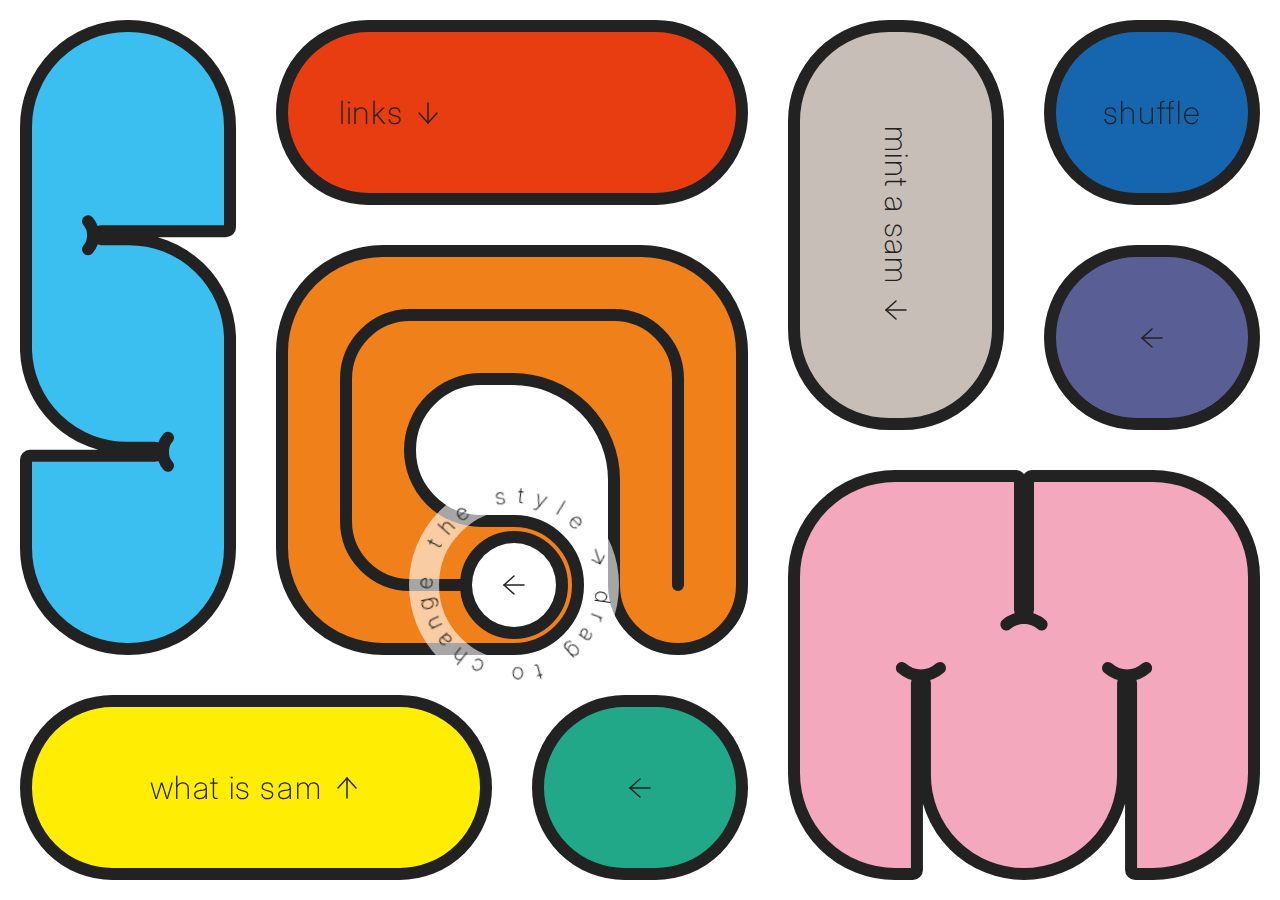
<file: index.html>
<!doctype html><html lang="en"><head><meta charset="utf-8"/><meta name="viewport" content="width=device-width,initial-scale=1,maximum-scale=1,user-scalable=0,viewport-fit=cover"><meta name="theme-color" content="#FFFFFF"/><meta name="description" content="Senior Creative Technologist & Frontend Engineer from the UK, currently in Shanghai. Please get in touch for full portfolio and availability."/><meta name="keywords" content="freelance, creative tech, creative, technologist, frontend, front-end, developer"><meta name="author" content="Sam Fairbairn"><meta name="twitter:card" content="summary_large_image"/><meta name="twitter:title" content="Sam Fairbairn"/><meta name="twitter:description" content="Senior Creative Technologist & Frontend Engineer from the UK, currently in Shanghai. Please get in touch for full portfolio and availability."/><meta name="twitter:image" content="https://saaa.am/share.png"><meta name="twitter:site" content="samfairb"><meta name="twitter:creator" content="samfairb"><meta property="og:type" content="website"><meta property="og:title" content="Sam Fairbairn"/><meta property="og:site_name" content="Sam Fairbairn"><meta property="og:description" content="Senior Creative Technologist & Frontend Engineer from the UK, currently in Shanghai. Please get in touch for full portfolio and availability."/><meta property="og:url" content=""/><meta property="og:image" content="https://saaa.am/share.png"/><link rel="apple-touch-icon" href="logo192.png"/><meta name="msapplication-TileColor" content="#ffffff"><meta name="theme-color" content="#ffffff"><meta name="msapplication-TileImage" content="/favicons/default/default-144x144.png"><link rel="apple-touch-icon" sizes="57x57" href="favicons/default/default-57x57.png"><link rel="apple-touch-icon" sizes="60x60" href="favicons/default/default-60x60.png"><link rel="apple-touch-icon" sizes="72x72" href="favicons/default/default-72x72.png"><link rel="apple-touch-icon" sizes="76x76" href="favicons/default/default-76x76.png"><link rel="apple-touch-icon" sizes="114x114" href="favicons/default/default-114x114.png"><link rel="apple-touch-icon" sizes="120x120" href="favicons/default/default-120x120.png"><link rel="apple-touch-icon" sizes="144x144" href="favicons/default/default-144x144.png"><link rel="apple-touch-icon" sizes="152x152" href="favicons/default/default-152x152.png"><link rel="apple-touch-icon" sizes="180x180" href="favicons/default/default-180x180.png"><link rel="manifest" href="manifest.json"/><title>Sam Fairbairn</title><script defer="defer" src="static/js/main.f16210b0.js"></script><link href="static/css/main.d09f3001.css" rel="stylesheet"></head><body><noscript>You need to enable JavaScript to run this app.</noscript><div id="root"></div></body></html>
</file>
<file: static/css/main.d09f3001.css>
@charset "UTF-8";@import url(https://fonts.googleapis.com/css2?family=Inter:wght@100;200;300;400;500;600;700;800;900&display=swap);@-webkit-keyframes centralSlider_fadeIn__ACA31{0%{opacity:0}to{opacity:1}}@-webkit-keyframes centralSlider_fadeOut__qwbSE{0%{opacity:1}to{opacity:0;pointer-events:none}}@-webkit-keyframes centralSlider_bounce__AGs7d{0%{-webkit-animation-timing-function:cubic-bezier(.33,1,.68,1);animation-timing-function:cubic-bezier(.33,1,.68,1);-webkit-transform:translate3d(0,10px,0);transform:translate3d(0,10px,0)}50%{-webkit-animation-timing-function:cubic-bezier(.32,0,.67,0);animation-timing-function:cubic-bezier(.32,0,.67,0);-webkit-transform:translate3d(0,-45px,0);transform:translate3d(0,-45px,0)}to{-webkit-animation-timing-function:cubic-bezier(.32,0,.67,0);animation-timing-function:cubic-bezier(.32,0,.67,0);-webkit-transform:translate3d(0,10px,0);transform:translate3d(0,10px,0)}}@-webkit-keyframes centralSlider_recoil__aYymW{0%{-webkit-animation-timing-function:cubic-bezier(.33,1,.68,1);animation-timing-function:cubic-bezier(.33,1,.68,1);-webkit-transform:scaleY(1);transform:scaleY(1)}5%{-webkit-animation-timing-function:cubic-bezier(.32,0,.67,0);animation-timing-function:cubic-bezier(.32,0,.67,0);-webkit-transform:scaleY(.9);transform:scaleY(.9)}10%{-webkit-animation-timing-function:cubic-bezier(.32,0,.67,0);animation-timing-function:cubic-bezier(.32,0,.67,0);-webkit-transform:scaleY(1);transform:scaleY(1)}to{-webkit-animation-timing-function:cubic-bezier(.32,0,.67,0);animation-timing-function:cubic-bezier(.32,0,.67,0);-webkit-transform:scaleY(1);transform:scaleY(1)}}@-webkit-keyframes centralSlider_speedLine__UT6\+l{0%{-webkit-animation-timing-function:cubic-bezier(.33,1,.68,1);animation-timing-function:cubic-bezier(.33,1,.68,1);-webkit-transform:scaleX(0);transform:scaleX(0);-webkit-transform-origin:center left;transform-origin:center left}60%{-webkit-animation-timing-function:cubic-bezier(.33,1,.68,1);animation-timing-function:cubic-bezier(.33,1,.68,1);-webkit-transform:scaleX(1);transform:scaleX(1);-webkit-transform-origin:center left;transform-origin:center left}61%{-webkit-animation-timing-function:cubic-bezier(.33,1,.68,1);animation-timing-function:cubic-bezier(.33,1,.68,1);-webkit-transform:scaleX(1);transform:scaleX(1);-webkit-transform-origin:center right;transform-origin:center right}to{-webkit-animation-timing-function:cubic-bezier(.33,1,.68,1);animation-timing-function:cubic-bezier(.33,1,.68,1);-webkit-transform:scaleX(0);transform:scaleX(0);-webkit-transform-origin:center right;transform-origin:center right}}@-webkit-keyframes centralSlider_emailIconAnim__rl0jz{0%{-webkit-animation-timing-function:cubic-bezier(.33,1,.68,1);animation-timing-function:cubic-bezier(.33,1,.68,1);-webkit-transform:translateX(0);transform:translateX(0)}50%{-webkit-animation-timing-function:cubic-bezier(.33,1,.68,1);animation-timing-function:cubic-bezier(.33,1,.68,1);-webkit-transform:translateX(120%);transform:translateX(120%)}50.1%{-webkit-animation-timing-function:cubic-bezier(.33,1,.68,1);animation-timing-function:cubic-bezier(.33,1,.68,1);-webkit-transform:translateX(-120%);transform:translateX(-120%)}to{-webkit-animation-timing-function:cubic-bezier(.33,1,.68,1);animation-timing-function:cubic-bezier(.33,1,.68,1);-webkit-transform:translateX(0);transform:translateX(0)}}@-webkit-keyframes centralSlider_circle-button-point__WeVrY{0%{-webkit-animation-timing-function:none;animation-timing-function:none;opacity:1;-webkit-transform:translateZ(0) scaleX(.5);transform:translateZ(0) scaleX(.5)}50%{-webkit-animation-timing-function:none;animation-timing-function:none;opacity:1;-webkit-transform:translate3d(240%,0,0) scaleX(1);transform:translate3d(240%,0,0) scaleX(1)}to{-webkit-animation-timing-function:cubic-bezier(.33,1,.68,1);animation-timing-function:cubic-bezier(.33,1,.68,1);opacity:0;-webkit-transform:translate3d(240%,0,0) scaleX(.2);transform:translate3d(240%,0,0) scaleX(.2)}}@keyframes centralSlider_fadeIn__ACA31{0%{opacity:0}to{opacity:1}}@keyframes centralSlider_fadeOut__qwbSE{0%{opacity:1}to{opacity:0;pointer-events:none}}@keyframes centralSlider_bounce__AGs7d{0%{-webkit-animation-timing-function:cubic-bezier(.33,1,.68,1);animation-timing-function:cubic-bezier(.33,1,.68,1);-webkit-transform:translate3d(0,10px,0);transform:translate3d(0,10px,0)}50%{-webkit-animation-timing-function:cubic-bezier(.32,0,.67,0);animation-timing-function:cubic-bezier(.32,0,.67,0);-webkit-transform:translate3d(0,-45px,0);transform:translate3d(0,-45px,0)}to{-webkit-animation-timing-function:cubic-bezier(.32,0,.67,0);animation-timing-function:cubic-bezier(.32,0,.67,0);-webkit-transform:translate3d(0,10px,0);transform:translate3d(0,10px,0)}}@keyframes centralSlider_recoil__aYymW{0%{-webkit-animation-timing-function:cubic-bezier(.33,1,.68,1);animation-timing-function:cubic-bezier(.33,1,.68,1);-webkit-transform:scaleY(1);transform:scaleY(1)}5%{-webkit-animation-timing-function:cubic-bezier(.32,0,.67,0);animation-timing-function:cubic-bezier(.32,0,.67,0);-webkit-transform:scaleY(.9);transform:scaleY(.9)}10%{-webkit-animation-timing-function:cubic-bezier(.32,0,.67,0);animation-timing-function:cubic-bezier(.32,0,.67,0);-webkit-transform:scaleY(1);transform:scaleY(1)}to{-webkit-animation-timing-function:cubic-bezier(.32,0,.67,0);animation-timing-function:cubic-bezier(.32,0,.67,0);-webkit-transform:scaleY(1);transform:scaleY(1)}}@keyframes centralSlider_speedLine__UT6\+l{0%{-webkit-animation-timing-function:cubic-bezier(.33,1,.68,1);animation-timing-function:cubic-bezier(.33,1,.68,1);-webkit-transform:scaleX(0);transform:scaleX(0);-webkit-transform-origin:center left;transform-origin:center left}60%{-webkit-animation-timing-function:cubic-bezier(.33,1,.68,1);animation-timing-function:cubic-bezier(.33,1,.68,1);-webkit-transform:scaleX(1);transform:scaleX(1);-webkit-transform-origin:center left;transform-origin:center left}61%{-webkit-animation-timing-function:cubic-bezier(.33,1,.68,1);animation-timing-function:cubic-bezier(.33,1,.68,1);-webkit-transform:scaleX(1);transform:scaleX(1);-webkit-transform-origin:center right;transform-origin:center right}to{-webkit-animation-timing-function:cubic-bezier(.33,1,.68,1);animation-timing-function:cubic-bezier(.33,1,.68,1);-webkit-transform:scaleX(0);transform:scaleX(0);-webkit-transform-origin:center right;transform-origin:center right}}@keyframes centralSlider_emailIconAnim__rl0jz{0%{-webkit-animation-timing-function:cubic-bezier(.33,1,.68,1);animation-timing-function:cubic-bezier(.33,1,.68,1);-webkit-transform:translateX(0);transform:translateX(0)}50%{-webkit-animation-timing-function:cubic-bezier(.33,1,.68,1);animation-timing-function:cubic-bezier(.33,1,.68,1);-webkit-transform:translateX(120%);transform:translateX(120%)}50.1%{-webkit-animation-timing-function:cubic-bezier(.33,1,.68,1);animation-timing-function:cubic-bezier(.33,1,.68,1);-webkit-transform:translateX(-120%);transform:translateX(-120%)}to{-webkit-animation-timing-function:cubic-bezier(.33,1,.68,1);animation-timing-function:cubic-bezier(.33,1,.68,1);-webkit-transform:translateX(0);transform:translateX(0)}}@keyframes centralSlider_circle-button-point__WeVrY{0%{-webkit-animation-timing-function:none;animation-timing-function:none;opacity:1;-webkit-transform:translateZ(0) scaleX(.5);transform:translateZ(0) scaleX(.5)}50%{-webkit-animation-timing-function:none;animation-timing-function:none;opacity:1;-webkit-transform:translate3d(240%,0,0) scaleX(1);transform:translate3d(240%,0,0) scaleX(1)}to{-webkit-animation-timing-function:cubic-bezier(.33,1,.68,1);animation-timing-function:cubic-bezier(.33,1,.68,1);opacity:0;-webkit-transform:translate3d(240%,0,0) scaleX(.2);transform:translate3d(240%,0,0) scaleX(.2)}}.centralSlider_container__em0Da{height:100%;left:0;position:absolute;top:0;width:100%}.centralSlider_container__em0Da .centralSlider_mask__3aOYF{cursor:default;position:absolute}.centralSlider_container__em0Da .centralSlider_svg__-HULC{overflow:visible;position:absolute}.centralSlider_container__em0Da .centralSlider_svg__-HULC .centralSlider_sliderPath__PEzyy{cursor:grab}.centralSlider_container__em0Da .centralSlider_svg__-HULC .centralSlider_arrow__Mhb0n{pointer-events:none}.centralSlider_container__em0Da.centralSlider_grabbing__01lpr .centralSlider_svg__-HULC .centralSlider_sliderPath__PEzyy{cursor:grabbing}.centralSlider_container__em0Da.centralSlider_disabled__1oqMe{pointer-events:none}.centralSlider_container__em0Da.centralSlider_disabled__1oqMe .centralSlider_svg__-HULC .centralSlider_sliderPath__PEzyy{cursor:pointer}.centralSlider_canvas__D5nbj{height:100%;left:0;opacity:0;pointer-events:none;position:absolute;top:0;width:100%;z-index:300}@-webkit-keyframes circleButton_fadeIn__K-bDb{0%{opacity:0}to{opacity:1}}@-webkit-keyframes circleButton_fadeOut__A4thj{0%{opacity:1}to{opacity:0;pointer-events:none}}@-webkit-keyframes circleButton_bounce__TYz\+W{0%{-webkit-animation-timing-function:cubic-bezier(.33,1,.68,1);animation-timing-function:cubic-bezier(.33,1,.68,1);-webkit-transform:translate3d(0,10px,0);transform:translate3d(0,10px,0)}50%{-webkit-animation-timing-function:cubic-bezier(.32,0,.67,0);animation-timing-function:cubic-bezier(.32,0,.67,0);-webkit-transform:translate3d(0,-45px,0);transform:translate3d(0,-45px,0)}to{-webkit-animation-timing-function:cubic-bezier(.32,0,.67,0);animation-timing-function:cubic-bezier(.32,0,.67,0);-webkit-transform:translate3d(0,10px,0);transform:translate3d(0,10px,0)}}@-webkit-keyframes circleButton_recoil__eiaL\+{0%{-webkit-animation-timing-function:cubic-bezier(.33,1,.68,1);animation-timing-function:cubic-bezier(.33,1,.68,1);-webkit-transform:scaleY(1);transform:scaleY(1)}5%{-webkit-animation-timing-function:cubic-bezier(.32,0,.67,0);animation-timing-function:cubic-bezier(.32,0,.67,0);-webkit-transform:scaleY(.9);transform:scaleY(.9)}10%{-webkit-animation-timing-function:cubic-bezier(.32,0,.67,0);animation-timing-function:cubic-bezier(.32,0,.67,0);-webkit-transform:scaleY(1);transform:scaleY(1)}to{-webkit-animation-timing-function:cubic-bezier(.32,0,.67,0);animation-timing-function:cubic-bezier(.32,0,.67,0);-webkit-transform:scaleY(1);transform:scaleY(1)}}@-webkit-keyframes circleButton_speedLine__3trXa{0%{-webkit-animation-timing-function:cubic-bezier(.33,1,.68,1);animation-timing-function:cubic-bezier(.33,1,.68,1);-webkit-transform:scaleX(0);transform:scaleX(0);-webkit-transform-origin:center left;transform-origin:center left}60%{-webkit-animation-timing-function:cubic-bezier(.33,1,.68,1);animation-timing-function:cubic-bezier(.33,1,.68,1);-webkit-transform:scaleX(1);transform:scaleX(1);-webkit-transform-origin:center left;transform-origin:center left}61%{-webkit-animation-timing-function:cubic-bezier(.33,1,.68,1);animation-timing-function:cubic-bezier(.33,1,.68,1);-webkit-transform:scaleX(1);transform:scaleX(1);-webkit-transform-origin:center right;transform-origin:center right}to{-webkit-animation-timing-function:cubic-bezier(.33,1,.68,1);animation-timing-function:cubic-bezier(.33,1,.68,1);-webkit-transform:scaleX(0);transform:scaleX(0);-webkit-transform-origin:center right;transform-origin:center right}}@-webkit-keyframes circleButton_emailIconAnim__XrYVQ{0%{-webkit-animation-timing-function:cubic-bezier(.33,1,.68,1);animation-timing-function:cubic-bezier(.33,1,.68,1);-webkit-transform:translateX(0);transform:translateX(0)}50%{-webkit-animation-timing-function:cubic-bezier(.33,1,.68,1);animation-timing-function:cubic-bezier(.33,1,.68,1);-webkit-transform:translateX(120%);transform:translateX(120%)}50.1%{-webkit-animation-timing-function:cubic-bezier(.33,1,.68,1);animation-timing-function:cubic-bezier(.33,1,.68,1);-webkit-transform:translateX(-120%);transform:translateX(-120%)}to{-webkit-animation-timing-function:cubic-bezier(.33,1,.68,1);animation-timing-function:cubic-bezier(.33,1,.68,1);-webkit-transform:translateX(0);transform:translateX(0)}}@-webkit-keyframes circleButton_circle-button-point__0R0MU{0%{-webkit-animation-timing-function:none;animation-timing-function:none;opacity:1;-webkit-transform:translateZ(0) scaleX(.5);transform:translateZ(0) scaleX(.5)}50%{-webkit-animation-timing-function:none;animation-timing-function:none;opacity:1;-webkit-transform:translate3d(240%,0,0) scaleX(1);transform:translate3d(240%,0,0) scaleX(1)}to{-webkit-animation-timing-function:cubic-bezier(.33,1,.68,1);animation-timing-function:cubic-bezier(.33,1,.68,1);opacity:0;-webkit-transform:translate3d(240%,0,0) scaleX(.2);transform:translate3d(240%,0,0) scaleX(.2)}}@keyframes circleButton_fadeIn__K-bDb{0%{opacity:0}to{opacity:1}}@keyframes circleButton_fadeOut__A4thj{0%{opacity:1}to{opacity:0;pointer-events:none}}@keyframes circleButton_bounce__TYz\+W{0%{-webkit-animation-timing-function:cubic-bezier(.33,1,.68,1);animation-timing-function:cubic-bezier(.33,1,.68,1);-webkit-transform:translate3d(0,10px,0);transform:translate3d(0,10px,0)}50%{-webkit-animation-timing-function:cubic-bezier(.32,0,.67,0);animation-timing-function:cubic-bezier(.32,0,.67,0);-webkit-transform:translate3d(0,-45px,0);transform:translate3d(0,-45px,0)}to{-webkit-animation-timing-function:cubic-bezier(.32,0,.67,0);animation-timing-function:cubic-bezier(.32,0,.67,0);-webkit-transform:translate3d(0,10px,0);transform:translate3d(0,10px,0)}}@keyframes circleButton_recoil__eiaL\+{0%{-webkit-animation-timing-function:cubic-bezier(.33,1,.68,1);animation-timing-function:cubic-bezier(.33,1,.68,1);-webkit-transform:scaleY(1);transform:scaleY(1)}5%{-webkit-animation-timing-function:cubic-bezier(.32,0,.67,0);animation-timing-function:cubic-bezier(.32,0,.67,0);-webkit-transform:scaleY(.9);transform:scaleY(.9)}10%{-webkit-animation-timing-function:cubic-bezier(.32,0,.67,0);animation-timing-function:cubic-bezier(.32,0,.67,0);-webkit-transform:scaleY(1);transform:scaleY(1)}to{-webkit-animation-timing-function:cubic-bezier(.32,0,.67,0);animation-timing-function:cubic-bezier(.32,0,.67,0);-webkit-transform:scaleY(1);transform:scaleY(1)}}@keyframes circleButton_speedLine__3trXa{0%{-webkit-animation-timing-function:cubic-bezier(.33,1,.68,1);animation-timing-function:cubic-bezier(.33,1,.68,1);-webkit-transform:scaleX(0);transform:scaleX(0);-webkit-transform-origin:center left;transform-origin:center left}60%{-webkit-animation-timing-function:cubic-bezier(.33,1,.68,1);animation-timing-function:cubic-bezier(.33,1,.68,1);-webkit-transform:scaleX(1);transform:scaleX(1);-webkit-transform-origin:center left;transform-origin:center left}61%{-webkit-animation-timing-function:cubic-bezier(.33,1,.68,1);animation-timing-function:cubic-bezier(.33,1,.68,1);-webkit-transform:scaleX(1);transform:scaleX(1);-webkit-transform-origin:center right;transform-origin:center right}to{-webkit-animation-timing-function:cubic-bezier(.33,1,.68,1);animation-timing-function:cubic-bezier(.33,1,.68,1);-webkit-transform:scaleX(0);transform:scaleX(0);-webkit-transform-origin:center right;transform-origin:center right}}@keyframes circleButton_emailIconAnim__XrYVQ{0%{-webkit-animation-timing-function:cubic-bezier(.33,1,.68,1);animation-timing-function:cubic-bezier(.33,1,.68,1);-webkit-transform:translateX(0);transform:translateX(0)}50%{-webkit-animation-timing-function:cubic-bezier(.33,1,.68,1);animation-timing-function:cubic-bezier(.33,1,.68,1);-webkit-transform:translateX(120%);transform:translateX(120%)}50.1%{-webkit-animation-timing-function:cubic-bezier(.33,1,.68,1);animation-timing-function:cubic-bezier(.33,1,.68,1);-webkit-transform:translateX(-120%);transform:translateX(-120%)}to{-webkit-animation-timing-function:cubic-bezier(.33,1,.68,1);animation-timing-function:cubic-bezier(.33,1,.68,1);-webkit-transform:translateX(0);transform:translateX(0)}}@keyframes circleButton_circle-button-point__0R0MU{0%{-webkit-animation-timing-function:none;animation-timing-function:none;opacity:1;-webkit-transform:translateZ(0) scaleX(.5);transform:translateZ(0) scaleX(.5)}50%{-webkit-animation-timing-function:none;animation-timing-function:none;opacity:1;-webkit-transform:translate3d(240%,0,0) scaleX(1);transform:translate3d(240%,0,0) scaleX(1)}to{-webkit-animation-timing-function:cubic-bezier(.33,1,.68,1);animation-timing-function:cubic-bezier(.33,1,.68,1);opacity:0;-webkit-transform:translate3d(240%,0,0) scaleX(.2);transform:translate3d(240%,0,0) scaleX(.2)}}.circleButton_CircleButton__NryW1{display:block;height:0;pointer-events:none;position:absolute;width:0}.circleButton_CircleButton__NryW1 .circleButton_ButtonWrapper__-I5Xs{left:0;position:absolute;top:0;-webkit-transform:translate3d(-50%,-50%,0);transform:translate3d(-50%,-50%,0)}.circleButton_CircleButton__NryW1 svg{left:0;position:absolute;top:0}.circleButton_CircleButton__NryW1 .circleButton_LetterWrapper__oh\+Fg{height:0;left:50%;pointer-events:none;position:absolute;top:50%;width:0}.circleButton_CircleButton__NryW1 .circleButton_Letter__GbOxD{font-family:Inter,sans-serif;font-size:16px;font-size:22px;font-variation-settings:"wght" 200;font-weight:200;left:0;line-height:28px;line-height:36px;mix-blend-mode:difference;position:absolute;top:0;transition-duration:.25s;transition-property:-webkit-transform;transition-property:transform;transition-property:transform,-webkit-transform;transition-timing-function:cubic-bezier(.34,1.56,.64,1);-webkit-user-select:none;-ms-user-select:none;user-select:none;will-change:transform}@media only screen and (max-width:880px){.circleButton_CircleButton__NryW1 .circleButton_Letter__GbOxD{font-size:14px;line-height:20px}}.circleButton_CircleButton__NryW1 .circleButton_Letter__GbOxD:not(.circleButton_isHovering__3WBJr){transition-duration:.25s;transition-property:-webkit-transform;transition-property:transform;transition-property:transform,-webkit-transform;transition-timing-function:cubic-bezier(.65,0,.35,1)}.circleButton_CircleButton__NryW1 .circleButton_Letter__GbOxD .circleButton_LetterInset__7ulam{left:0;position:absolute;top:0;-webkit-transform:translate3d(-50%,-50%,0);transform:translate3d(-50%,-50%,0)}@-webkit-keyframes container_fadeIn__U4ZUw{0%{opacity:0}to{opacity:1}}@-webkit-keyframes container_fadeOut__YPQZO{0%{opacity:1}to{opacity:0;pointer-events:none}}@-webkit-keyframes container_bounce__WiSEI{0%{-webkit-animation-timing-function:cubic-bezier(.33,1,.68,1);animation-timing-function:cubic-bezier(.33,1,.68,1);-webkit-transform:translate3d(0,10px,0);transform:translate3d(0,10px,0)}50%{-webkit-animation-timing-function:cubic-bezier(.32,0,.67,0);animation-timing-function:cubic-bezier(.32,0,.67,0);-webkit-transform:translate3d(0,-45px,0);transform:translate3d(0,-45px,0)}to{-webkit-animation-timing-function:cubic-bezier(.32,0,.67,0);animation-timing-function:cubic-bezier(.32,0,.67,0);-webkit-transform:translate3d(0,10px,0);transform:translate3d(0,10px,0)}}@-webkit-keyframes container_recoil__\+Hoel{0%{-webkit-animation-timing-function:cubic-bezier(.33,1,.68,1);animation-timing-function:cubic-bezier(.33,1,.68,1);-webkit-transform:scaleY(1);transform:scaleY(1)}5%{-webkit-animation-timing-function:cubic-bezier(.32,0,.67,0);animation-timing-function:cubic-bezier(.32,0,.67,0);-webkit-transform:scaleY(.9);transform:scaleY(.9)}10%{-webkit-animation-timing-function:cubic-bezier(.32,0,.67,0);animation-timing-function:cubic-bezier(.32,0,.67,0);-webkit-transform:scaleY(1);transform:scaleY(1)}to{-webkit-animation-timing-function:cubic-bezier(.32,0,.67,0);animation-timing-function:cubic-bezier(.32,0,.67,0);-webkit-transform:scaleY(1);transform:scaleY(1)}}@-webkit-keyframes container_speedLine__8LVNz{0%{-webkit-animation-timing-function:cubic-bezier(.33,1,.68,1);animation-timing-function:cubic-bezier(.33,1,.68,1);-webkit-transform:scaleX(0);transform:scaleX(0);-webkit-transform-origin:center left;transform-origin:center left}60%{-webkit-animation-timing-function:cubic-bezier(.33,1,.68,1);animation-timing-function:cubic-bezier(.33,1,.68,1);-webkit-transform:scaleX(1);transform:scaleX(1);-webkit-transform-origin:center left;transform-origin:center left}61%{-webkit-animation-timing-function:cubic-bezier(.33,1,.68,1);animation-timing-function:cubic-bezier(.33,1,.68,1);-webkit-transform:scaleX(1);transform:scaleX(1);-webkit-transform-origin:center right;transform-origin:center right}to{-webkit-animation-timing-function:cubic-bezier(.33,1,.68,1);animation-timing-function:cubic-bezier(.33,1,.68,1);-webkit-transform:scaleX(0);transform:scaleX(0);-webkit-transform-origin:center right;transform-origin:center right}}@-webkit-keyframes container_emailIconAnim__5ztgv{0%{-webkit-animation-timing-function:cubic-bezier(.33,1,.68,1);animation-timing-function:cubic-bezier(.33,1,.68,1);-webkit-transform:translateX(0);transform:translateX(0)}50%{-webkit-animation-timing-function:cubic-bezier(.33,1,.68,1);animation-timing-function:cubic-bezier(.33,1,.68,1);-webkit-transform:translateX(120%);transform:translateX(120%)}50.1%{-webkit-animation-timing-function:cubic-bezier(.33,1,.68,1);animation-timing-function:cubic-bezier(.33,1,.68,1);-webkit-transform:translateX(-120%);transform:translateX(-120%)}to{-webkit-animation-timing-function:cubic-bezier(.33,1,.68,1);animation-timing-function:cubic-bezier(.33,1,.68,1);-webkit-transform:translateX(0);transform:translateX(0)}}@-webkit-keyframes container_circle-button-point__OtoDM{0%{-webkit-animation-timing-function:none;animation-timing-function:none;opacity:1;-webkit-transform:translateZ(0) scaleX(.5);transform:translateZ(0) scaleX(.5)}50%{-webkit-animation-timing-function:none;animation-timing-function:none;opacity:1;-webkit-transform:translate3d(240%,0,0) scaleX(1);transform:translate3d(240%,0,0) scaleX(1)}to{-webkit-animation-timing-function:cubic-bezier(.33,1,.68,1);animation-timing-function:cubic-bezier(.33,1,.68,1);opacity:0;-webkit-transform:translate3d(240%,0,0) scaleX(.2);transform:translate3d(240%,0,0) scaleX(.2)}}@keyframes container_fadeIn__U4ZUw{0%{opacity:0}to{opacity:1}}@keyframes container_fadeOut__YPQZO{0%{opacity:1}to{opacity:0;pointer-events:none}}@keyframes container_bounce__WiSEI{0%{-webkit-animation-timing-function:cubic-bezier(.33,1,.68,1);animation-timing-function:cubic-bezier(.33,1,.68,1);-webkit-transform:translate3d(0,10px,0);transform:translate3d(0,10px,0)}50%{-webkit-animation-timing-function:cubic-bezier(.32,0,.67,0);animation-timing-function:cubic-bezier(.32,0,.67,0);-webkit-transform:translate3d(0,-45px,0);transform:translate3d(0,-45px,0)}to{-webkit-animation-timing-function:cubic-bezier(.32,0,.67,0);animation-timing-function:cubic-bezier(.32,0,.67,0);-webkit-transform:translate3d(0,10px,0);transform:translate3d(0,10px,0)}}@keyframes container_recoil__\+Hoel{0%{-webkit-animation-timing-function:cubic-bezier(.33,1,.68,1);animation-timing-function:cubic-bezier(.33,1,.68,1);-webkit-transform:scaleY(1);transform:scaleY(1)}5%{-webkit-animation-timing-function:cubic-bezier(.32,0,.67,0);animation-timing-function:cubic-bezier(.32,0,.67,0);-webkit-transform:scaleY(.9);transform:scaleY(.9)}10%{-webkit-animation-timing-function:cubic-bezier(.32,0,.67,0);animation-timing-function:cubic-bezier(.32,0,.67,0);-webkit-transform:scaleY(1);transform:scaleY(1)}to{-webkit-animation-timing-function:cubic-bezier(.32,0,.67,0);animation-timing-function:cubic-bezier(.32,0,.67,0);-webkit-transform:scaleY(1);transform:scaleY(1)}}@keyframes container_speedLine__8LVNz{0%{-webkit-animation-timing-function:cubic-bezier(.33,1,.68,1);animation-timing-function:cubic-bezier(.33,1,.68,1);-webkit-transform:scaleX(0);transform:scaleX(0);-webkit-transform-origin:center left;transform-origin:center left}60%{-webkit-animation-timing-function:cubic-bezier(.33,1,.68,1);animation-timing-function:cubic-bezier(.33,1,.68,1);-webkit-transform:scaleX(1);transform:scaleX(1);-webkit-transform-origin:center left;transform-origin:center left}61%{-webkit-animation-timing-function:cubic-bezier(.33,1,.68,1);animation-timing-function:cubic-bezier(.33,1,.68,1);-webkit-transform:scaleX(1);transform:scaleX(1);-webkit-transform-origin:center right;transform-origin:center right}to{-webkit-animation-timing-function:cubic-bezier(.33,1,.68,1);animation-timing-function:cubic-bezier(.33,1,.68,1);-webkit-transform:scaleX(0);transform:scaleX(0);-webkit-transform-origin:center right;transform-origin:center right}}@keyframes container_emailIconAnim__5ztgv{0%{-webkit-animation-timing-function:cubic-bezier(.33,1,.68,1);animation-timing-function:cubic-bezier(.33,1,.68,1);-webkit-transform:translateX(0);transform:translateX(0)}50%{-webkit-animation-timing-function:cubic-bezier(.33,1,.68,1);animation-timing-function:cubic-bezier(.33,1,.68,1);-webkit-transform:translateX(120%);transform:translateX(120%)}50.1%{-webkit-animation-timing-function:cubic-bezier(.33,1,.68,1);animation-timing-function:cubic-bezier(.33,1,.68,1);-webkit-transform:translateX(-120%);transform:translateX(-120%)}to{-webkit-animation-timing-function:cubic-bezier(.33,1,.68,1);animation-timing-function:cubic-bezier(.33,1,.68,1);-webkit-transform:translateX(0);transform:translateX(0)}}@keyframes container_circle-button-point__OtoDM{0%{-webkit-animation-timing-function:none;animation-timing-function:none;opacity:1;-webkit-transform:translateZ(0) scaleX(.5);transform:translateZ(0) scaleX(.5)}50%{-webkit-animation-timing-function:none;animation-timing-function:none;opacity:1;-webkit-transform:translate3d(240%,0,0) scaleX(1);transform:translate3d(240%,0,0) scaleX(1)}to{-webkit-animation-timing-function:cubic-bezier(.33,1,.68,1);animation-timing-function:cubic-bezier(.33,1,.68,1);opacity:0;-webkit-transform:translate3d(240%,0,0) scaleX(.2);transform:translate3d(240%,0,0) scaleX(.2)}}.container_container__iGugF{position:absolute}.container_container__iGugF .container_content__UAFw0{position:absolute;-webkit-transform:translateZ(0);transform:translateZ(0)}@-webkit-keyframes mShape_fadeIn__OqAW-{0%{opacity:0}to{opacity:1}}@-webkit-keyframes mShape_fadeOut__Ah3ms{0%{opacity:1}to{opacity:0;pointer-events:none}}@-webkit-keyframes mShape_bounce__fTlV8{0%{-webkit-animation-timing-function:cubic-bezier(.33,1,.68,1);animation-timing-function:cubic-bezier(.33,1,.68,1);-webkit-transform:translate3d(0,10px,0);transform:translate3d(0,10px,0)}50%{-webkit-animation-timing-function:cubic-bezier(.32,0,.67,0);animation-timing-function:cubic-bezier(.32,0,.67,0);-webkit-transform:translate3d(0,-45px,0);transform:translate3d(0,-45px,0)}to{-webkit-animation-timing-function:cubic-bezier(.32,0,.67,0);animation-timing-function:cubic-bezier(.32,0,.67,0);-webkit-transform:translate3d(0,10px,0);transform:translate3d(0,10px,0)}}@-webkit-keyframes mShape_recoil__WZVDd{0%{-webkit-animation-timing-function:cubic-bezier(.33,1,.68,1);animation-timing-function:cubic-bezier(.33,1,.68,1);-webkit-transform:scaleY(1);transform:scaleY(1)}5%{-webkit-animation-timing-function:cubic-bezier(.32,0,.67,0);animation-timing-function:cubic-bezier(.32,0,.67,0);-webkit-transform:scaleY(.9);transform:scaleY(.9)}10%{-webkit-animation-timing-function:cubic-bezier(.32,0,.67,0);animation-timing-function:cubic-bezier(.32,0,.67,0);-webkit-transform:scaleY(1);transform:scaleY(1)}to{-webkit-animation-timing-function:cubic-bezier(.32,0,.67,0);animation-timing-function:cubic-bezier(.32,0,.67,0);-webkit-transform:scaleY(1);transform:scaleY(1)}}@-webkit-keyframes mShape_speedLine__dnt4z{0%{-webkit-animation-timing-function:cubic-bezier(.33,1,.68,1);animation-timing-function:cubic-bezier(.33,1,.68,1);-webkit-transform:scaleX(0);transform:scaleX(0);-webkit-transform-origin:center left;transform-origin:center left}60%{-webkit-animation-timing-function:cubic-bezier(.33,1,.68,1);animation-timing-function:cubic-bezier(.33,1,.68,1);-webkit-transform:scaleX(1);transform:scaleX(1);-webkit-transform-origin:center left;transform-origin:center left}61%{-webkit-animation-timing-function:cubic-bezier(.33,1,.68,1);animation-timing-function:cubic-bezier(.33,1,.68,1);-webkit-transform:scaleX(1);transform:scaleX(1);-webkit-transform-origin:center right;transform-origin:center right}to{-webkit-animation-timing-function:cubic-bezier(.33,1,.68,1);animation-timing-function:cubic-bezier(.33,1,.68,1);-webkit-transform:scaleX(0);transform:scaleX(0);-webkit-transform-origin:center right;transform-origin:center right}}@-webkit-keyframes mShape_emailIconAnim__H2i7D{0%{-webkit-animation-timing-function:cubic-bezier(.33,1,.68,1);animation-timing-function:cubic-bezier(.33,1,.68,1);-webkit-transform:translateX(0);transform:translateX(0)}50%{-webkit-animation-timing-function:cubic-bezier(.33,1,.68,1);animation-timing-function:cubic-bezier(.33,1,.68,1);-webkit-transform:translateX(120%);transform:translateX(120%)}50.1%{-webkit-animation-timing-function:cubic-bezier(.33,1,.68,1);animation-timing-function:cubic-bezier(.33,1,.68,1);-webkit-transform:translateX(-120%);transform:translateX(-120%)}to{-webkit-animation-timing-function:cubic-bezier(.33,1,.68,1);animation-timing-function:cubic-bezier(.33,1,.68,1);-webkit-transform:translateX(0);transform:translateX(0)}}@-webkit-keyframes mShape_circle-button-point__IryDO{0%{-webkit-animation-timing-function:none;animation-timing-function:none;opacity:1;-webkit-transform:translateZ(0) scaleX(.5);transform:translateZ(0) scaleX(.5)}50%{-webkit-animation-timing-function:none;animation-timing-function:none;opacity:1;-webkit-transform:translate3d(240%,0,0) scaleX(1);transform:translate3d(240%,0,0) scaleX(1)}to{-webkit-animation-timing-function:cubic-bezier(.33,1,.68,1);animation-timing-function:cubic-bezier(.33,1,.68,1);opacity:0;-webkit-transform:translate3d(240%,0,0) scaleX(.2);transform:translate3d(240%,0,0) scaleX(.2)}}@keyframes mShape_fadeIn__OqAW-{0%{opacity:0}to{opacity:1}}@keyframes mShape_fadeOut__Ah3ms{0%{opacity:1}to{opacity:0;pointer-events:none}}@keyframes mShape_bounce__fTlV8{0%{-webkit-animation-timing-function:cubic-bezier(.33,1,.68,1);animation-timing-function:cubic-bezier(.33,1,.68,1);-webkit-transform:translate3d(0,10px,0);transform:translate3d(0,10px,0)}50%{-webkit-animation-timing-function:cubic-bezier(.32,0,.67,0);animation-timing-function:cubic-bezier(.32,0,.67,0);-webkit-transform:translate3d(0,-45px,0);transform:translate3d(0,-45px,0)}to{-webkit-animation-timing-function:cubic-bezier(.32,0,.67,0);animation-timing-function:cubic-bezier(.32,0,.67,0);-webkit-transform:translate3d(0,10px,0);transform:translate3d(0,10px,0)}}@keyframes mShape_recoil__WZVDd{0%{-webkit-animation-timing-function:cubic-bezier(.33,1,.68,1);animation-timing-function:cubic-bezier(.33,1,.68,1);-webkit-transform:scaleY(1);transform:scaleY(1)}5%{-webkit-animation-timing-function:cubic-bezier(.32,0,.67,0);animation-timing-function:cubic-bezier(.32,0,.67,0);-webkit-transform:scaleY(.9);transform:scaleY(.9)}10%{-webkit-animation-timing-function:cubic-bezier(.32,0,.67,0);animation-timing-function:cubic-bezier(.32,0,.67,0);-webkit-transform:scaleY(1);transform:scaleY(1)}to{-webkit-animation-timing-function:cubic-bezier(.32,0,.67,0);animation-timing-function:cubic-bezier(.32,0,.67,0);-webkit-transform:scaleY(1);transform:scaleY(1)}}@keyframes mShape_speedLine__dnt4z{0%{-webkit-animation-timing-function:cubic-bezier(.33,1,.68,1);animation-timing-function:cubic-bezier(.33,1,.68,1);-webkit-transform:scaleX(0);transform:scaleX(0);-webkit-transform-origin:center left;transform-origin:center left}60%{-webkit-animation-timing-function:cubic-bezier(.33,1,.68,1);animation-timing-function:cubic-bezier(.33,1,.68,1);-webkit-transform:scaleX(1);transform:scaleX(1);-webkit-transform-origin:center left;transform-origin:center left}61%{-webkit-animation-timing-function:cubic-bezier(.33,1,.68,1);animation-timing-function:cubic-bezier(.33,1,.68,1);-webkit-transform:scaleX(1);transform:scaleX(1);-webkit-transform-origin:center right;transform-origin:center right}to{-webkit-animation-timing-function:cubic-bezier(.33,1,.68,1);animation-timing-function:cubic-bezier(.33,1,.68,1);-webkit-transform:scaleX(0);transform:scaleX(0);-webkit-transform-origin:center right;transform-origin:center right}}@keyframes mShape_emailIconAnim__H2i7D{0%{-webkit-animation-timing-function:cubic-bezier(.33,1,.68,1);animation-timing-function:cubic-bezier(.33,1,.68,1);-webkit-transform:translateX(0);transform:translateX(0)}50%{-webkit-animation-timing-function:cubic-bezier(.33,1,.68,1);animation-timing-function:cubic-bezier(.33,1,.68,1);-webkit-transform:translateX(120%);transform:translateX(120%)}50.1%{-webkit-animation-timing-function:cubic-bezier(.33,1,.68,1);animation-timing-function:cubic-bezier(.33,1,.68,1);-webkit-transform:translateX(-120%);transform:translateX(-120%)}to{-webkit-animation-timing-function:cubic-bezier(.33,1,.68,1);animation-timing-function:cubic-bezier(.33,1,.68,1);-webkit-transform:translateX(0);transform:translateX(0)}}@keyframes mShape_circle-button-point__IryDO{0%{-webkit-animation-timing-function:none;animation-timing-function:none;opacity:1;-webkit-transform:translateZ(0) scaleX(.5);transform:translateZ(0) scaleX(.5)}50%{-webkit-animation-timing-function:none;animation-timing-function:none;opacity:1;-webkit-transform:translate3d(240%,0,0) scaleX(1);transform:translate3d(240%,0,0) scaleX(1)}to{-webkit-animation-timing-function:cubic-bezier(.33,1,.68,1);animation-timing-function:cubic-bezier(.33,1,.68,1);opacity:0;-webkit-transform:translate3d(240%,0,0) scaleX(.2);transform:translate3d(240%,0,0) scaleX(.2)}}.mShape_wrapper__BUk2p{height:100%;left:0;position:absolute;top:0;width:100%}.mShape_svg__5A3Tk{overflow:visible;position:absolute}@-webkit-keyframes sShape_fadeIn__J6PZp{0%{opacity:0}to{opacity:1}}@-webkit-keyframes sShape_fadeOut__ZYJkK{0%{opacity:1}to{opacity:0;pointer-events:none}}@-webkit-keyframes sShape_bounce__B8X5Y{0%{-webkit-animation-timing-function:cubic-bezier(.33,1,.68,1);animation-timing-function:cubic-bezier(.33,1,.68,1);-webkit-transform:translate3d(0,10px,0);transform:translate3d(0,10px,0)}50%{-webkit-animation-timing-function:cubic-bezier(.32,0,.67,0);animation-timing-function:cubic-bezier(.32,0,.67,0);-webkit-transform:translate3d(0,-45px,0);transform:translate3d(0,-45px,0)}to{-webkit-animation-timing-function:cubic-bezier(.32,0,.67,0);animation-timing-function:cubic-bezier(.32,0,.67,0);-webkit-transform:translate3d(0,10px,0);transform:translate3d(0,10px,0)}}@-webkit-keyframes sShape_recoil__4ItNB{0%{-webkit-animation-timing-function:cubic-bezier(.33,1,.68,1);animation-timing-function:cubic-bezier(.33,1,.68,1);-webkit-transform:scaleY(1);transform:scaleY(1)}5%{-webkit-animation-timing-function:cubic-bezier(.32,0,.67,0);animation-timing-function:cubic-bezier(.32,0,.67,0);-webkit-transform:scaleY(.9);transform:scaleY(.9)}10%{-webkit-animation-timing-function:cubic-bezier(.32,0,.67,0);animation-timing-function:cubic-bezier(.32,0,.67,0);-webkit-transform:scaleY(1);transform:scaleY(1)}to{-webkit-animation-timing-function:cubic-bezier(.32,0,.67,0);animation-timing-function:cubic-bezier(.32,0,.67,0);-webkit-transform:scaleY(1);transform:scaleY(1)}}@-webkit-keyframes sShape_speedLine__O6hzB{0%{-webkit-animation-timing-function:cubic-bezier(.33,1,.68,1);animation-timing-function:cubic-bezier(.33,1,.68,1);-webkit-transform:scaleX(0);transform:scaleX(0);-webkit-transform-origin:center left;transform-origin:center left}60%{-webkit-animation-timing-function:cubic-bezier(.33,1,.68,1);animation-timing-function:cubic-bezier(.33,1,.68,1);-webkit-transform:scaleX(1);transform:scaleX(1);-webkit-transform-origin:center left;transform-origin:center left}61%{-webkit-animation-timing-function:cubic-bezier(.33,1,.68,1);animation-timing-function:cubic-bezier(.33,1,.68,1);-webkit-transform:scaleX(1);transform:scaleX(1);-webkit-transform-origin:center right;transform-origin:center right}to{-webkit-animation-timing-function:cubic-bezier(.33,1,.68,1);animation-timing-function:cubic-bezier(.33,1,.68,1);-webkit-transform:scaleX(0);transform:scaleX(0);-webkit-transform-origin:center right;transform-origin:center right}}@-webkit-keyframes sShape_emailIconAnim__2fnPY{0%{-webkit-animation-timing-function:cubic-bezier(.33,1,.68,1);animation-timing-function:cubic-bezier(.33,1,.68,1);-webkit-transform:translateX(0);transform:translateX(0)}50%{-webkit-animation-timing-function:cubic-bezier(.33,1,.68,1);animation-timing-function:cubic-bezier(.33,1,.68,1);-webkit-transform:translateX(120%);transform:translateX(120%)}50.1%{-webkit-animation-timing-function:cubic-bezier(.33,1,.68,1);animation-timing-function:cubic-bezier(.33,1,.68,1);-webkit-transform:translateX(-120%);transform:translateX(-120%)}to{-webkit-animation-timing-function:cubic-bezier(.33,1,.68,1);animation-timing-function:cubic-bezier(.33,1,.68,1);-webkit-transform:translateX(0);transform:translateX(0)}}@-webkit-keyframes sShape_circle-button-point__d\+rM0{0%{-webkit-animation-timing-function:none;animation-timing-function:none;opacity:1;-webkit-transform:translateZ(0) scaleX(.5);transform:translateZ(0) scaleX(.5)}50%{-webkit-animation-timing-function:none;animation-timing-function:none;opacity:1;-webkit-transform:translate3d(240%,0,0) scaleX(1);transform:translate3d(240%,0,0) scaleX(1)}to{-webkit-animation-timing-function:cubic-bezier(.33,1,.68,1);animation-timing-function:cubic-bezier(.33,1,.68,1);opacity:0;-webkit-transform:translate3d(240%,0,0) scaleX(.2);transform:translate3d(240%,0,0) scaleX(.2)}}@keyframes sShape_fadeIn__J6PZp{0%{opacity:0}to{opacity:1}}@keyframes sShape_fadeOut__ZYJkK{0%{opacity:1}to{opacity:0;pointer-events:none}}@keyframes sShape_bounce__B8X5Y{0%{-webkit-animation-timing-function:cubic-bezier(.33,1,.68,1);animation-timing-function:cubic-bezier(.33,1,.68,1);-webkit-transform:translate3d(0,10px,0);transform:translate3d(0,10px,0)}50%{-webkit-animation-timing-function:cubic-bezier(.32,0,.67,0);animation-timing-function:cubic-bezier(.32,0,.67,0);-webkit-transform:translate3d(0,-45px,0);transform:translate3d(0,-45px,0)}to{-webkit-animation-timing-function:cubic-bezier(.32,0,.67,0);animation-timing-function:cubic-bezier(.32,0,.67,0);-webkit-transform:translate3d(0,10px,0);transform:translate3d(0,10px,0)}}@keyframes sShape_recoil__4ItNB{0%{-webkit-animation-timing-function:cubic-bezier(.33,1,.68,1);animation-timing-function:cubic-bezier(.33,1,.68,1);-webkit-transform:scaleY(1);transform:scaleY(1)}5%{-webkit-animation-timing-function:cubic-bezier(.32,0,.67,0);animation-timing-function:cubic-bezier(.32,0,.67,0);-webkit-transform:scaleY(.9);transform:scaleY(.9)}10%{-webkit-animation-timing-function:cubic-bezier(.32,0,.67,0);animation-timing-function:cubic-bezier(.32,0,.67,0);-webkit-transform:scaleY(1);transform:scaleY(1)}to{-webkit-animation-timing-function:cubic-bezier(.32,0,.67,0);animation-timing-function:cubic-bezier(.32,0,.67,0);-webkit-transform:scaleY(1);transform:scaleY(1)}}@keyframes sShape_speedLine__O6hzB{0%{-webkit-animation-timing-function:cubic-bezier(.33,1,.68,1);animation-timing-function:cubic-bezier(.33,1,.68,1);-webkit-transform:scaleX(0);transform:scaleX(0);-webkit-transform-origin:center left;transform-origin:center left}60%{-webkit-animation-timing-function:cubic-bezier(.33,1,.68,1);animation-timing-function:cubic-bezier(.33,1,.68,1);-webkit-transform:scaleX(1);transform:scaleX(1);-webkit-transform-origin:center left;transform-origin:center left}61%{-webkit-animation-timing-function:cubic-bezier(.33,1,.68,1);animation-timing-function:cubic-bezier(.33,1,.68,1);-webkit-transform:scaleX(1);transform:scaleX(1);-webkit-transform-origin:center right;transform-origin:center right}to{-webkit-animation-timing-function:cubic-bezier(.33,1,.68,1);animation-timing-function:cubic-bezier(.33,1,.68,1);-webkit-transform:scaleX(0);transform:scaleX(0);-webkit-transform-origin:center right;transform-origin:center right}}@keyframes sShape_emailIconAnim__2fnPY{0%{-webkit-animation-timing-function:cubic-bezier(.33,1,.68,1);animation-timing-function:cubic-bezier(.33,1,.68,1);-webkit-transform:translateX(0);transform:translateX(0)}50%{-webkit-animation-timing-function:cubic-bezier(.33,1,.68,1);animation-timing-function:cubic-bezier(.33,1,.68,1);-webkit-transform:translateX(120%);transform:translateX(120%)}50.1%{-webkit-animation-timing-function:cubic-bezier(.33,1,.68,1);animation-timing-function:cubic-bezier(.33,1,.68,1);-webkit-transform:translateX(-120%);transform:translateX(-120%)}to{-webkit-animation-timing-function:cubic-bezier(.33,1,.68,1);animation-timing-function:cubic-bezier(.33,1,.68,1);-webkit-transform:translateX(0);transform:translateX(0)}}@keyframes sShape_circle-button-point__d\+rM0{0%{-webkit-animation-timing-function:none;animation-timing-function:none;opacity:1;-webkit-transform:translateZ(0) scaleX(.5);transform:translateZ(0) scaleX(.5)}50%{-webkit-animation-timing-function:none;animation-timing-function:none;opacity:1;-webkit-transform:translate3d(240%,0,0) scaleX(1);transform:translate3d(240%,0,0) scaleX(1)}to{-webkit-animation-timing-function:cubic-bezier(.33,1,.68,1);animation-timing-function:cubic-bezier(.33,1,.68,1);opacity:0;-webkit-transform:translate3d(240%,0,0) scaleX(.2);transform:translate3d(240%,0,0) scaleX(.2)}}.sShape_wrapper__gVAST{height:100%;left:0;position:absolute;top:0;width:100%}.sShape_svg__mwmVH{overflow:visible;position:absolute}@-webkit-keyframes bottomSlider_fadeIn__GmyDp{0%{opacity:0}to{opacity:1}}@-webkit-keyframes bottomSlider_fadeOut__OiVuR{0%{opacity:1}to{opacity:0;pointer-events:none}}@-webkit-keyframes bottomSlider_bounce__q7P-Y{0%{-webkit-animation-timing-function:cubic-bezier(.33,1,.68,1);animation-timing-function:cubic-bezier(.33,1,.68,1);-webkit-transform:translate3d(0,10px,0);transform:translate3d(0,10px,0)}50%{-webkit-animation-timing-function:cubic-bezier(.32,0,.67,0);animation-timing-function:cubic-bezier(.32,0,.67,0);-webkit-transform:translate3d(0,-45px,0);transform:translate3d(0,-45px,0)}to{-webkit-animation-timing-function:cubic-bezier(.32,0,.67,0);animation-timing-function:cubic-bezier(.32,0,.67,0);-webkit-transform:translate3d(0,10px,0);transform:translate3d(0,10px,0)}}@-webkit-keyframes bottomSlider_recoil__W5GKj{0%{-webkit-animation-timing-function:cubic-bezier(.33,1,.68,1);animation-timing-function:cubic-bezier(.33,1,.68,1);-webkit-transform:scaleY(1);transform:scaleY(1)}5%{-webkit-animation-timing-function:cubic-bezier(.32,0,.67,0);animation-timing-function:cubic-bezier(.32,0,.67,0);-webkit-transform:scaleY(.9);transform:scaleY(.9)}10%{-webkit-animation-timing-function:cubic-bezier(.32,0,.67,0);animation-timing-function:cubic-bezier(.32,0,.67,0);-webkit-transform:scaleY(1);transform:scaleY(1)}to{-webkit-animation-timing-function:cubic-bezier(.32,0,.67,0);animation-timing-function:cubic-bezier(.32,0,.67,0);-webkit-transform:scaleY(1);transform:scaleY(1)}}@-webkit-keyframes bottomSlider_speedLine__OuCeN{0%{-webkit-animation-timing-function:cubic-bezier(.33,1,.68,1);animation-timing-function:cubic-bezier(.33,1,.68,1);-webkit-transform:scaleX(0);transform:scaleX(0);-webkit-transform-origin:center left;transform-origin:center left}60%{-webkit-animation-timing-function:cubic-bezier(.33,1,.68,1);animation-timing-function:cubic-bezier(.33,1,.68,1);-webkit-transform:scaleX(1);transform:scaleX(1);-webkit-transform-origin:center left;transform-origin:center left}61%{-webkit-animation-timing-function:cubic-bezier(.33,1,.68,1);animation-timing-function:cubic-bezier(.33,1,.68,1);-webkit-transform:scaleX(1);transform:scaleX(1);-webkit-transform-origin:center right;transform-origin:center right}to{-webkit-animation-timing-function:cubic-bezier(.33,1,.68,1);animation-timing-function:cubic-bezier(.33,1,.68,1);-webkit-transform:scaleX(0);transform:scaleX(0);-webkit-transform-origin:center right;transform-origin:center right}}@-webkit-keyframes bottomSlider_emailIconAnim__UD3Hf{0%{-webkit-animation-timing-function:cubic-bezier(.33,1,.68,1);animation-timing-function:cubic-bezier(.33,1,.68,1);-webkit-transform:translateX(0);transform:translateX(0)}50%{-webkit-animation-timing-function:cubic-bezier(.33,1,.68,1);animation-timing-function:cubic-bezier(.33,1,.68,1);-webkit-transform:translateX(120%);transform:translateX(120%)}50.1%{-webkit-animation-timing-function:cubic-bezier(.33,1,.68,1);animation-timing-function:cubic-bezier(.33,1,.68,1);-webkit-transform:translateX(-120%);transform:translateX(-120%)}to{-webkit-animation-timing-function:cubic-bezier(.33,1,.68,1);animation-timing-function:cubic-bezier(.33,1,.68,1);-webkit-transform:translateX(0);transform:translateX(0)}}@-webkit-keyframes bottomSlider_circle-button-point__p6fRv{0%{-webkit-animation-timing-function:none;animation-timing-function:none;opacity:1;-webkit-transform:translateZ(0) scaleX(.5);transform:translateZ(0) scaleX(.5)}50%{-webkit-animation-timing-function:none;animation-timing-function:none;opacity:1;-webkit-transform:translate3d(240%,0,0) scaleX(1);transform:translate3d(240%,0,0) scaleX(1)}to{-webkit-animation-timing-function:cubic-bezier(.33,1,.68,1);animation-timing-function:cubic-bezier(.33,1,.68,1);opacity:0;-webkit-transform:translate3d(240%,0,0) scaleX(.2);transform:translate3d(240%,0,0) scaleX(.2)}}@keyframes bottomSlider_fadeIn__GmyDp{0%{opacity:0}to{opacity:1}}@keyframes bottomSlider_fadeOut__OiVuR{0%{opacity:1}to{opacity:0;pointer-events:none}}@keyframes bottomSlider_bounce__q7P-Y{0%{-webkit-animation-timing-function:cubic-bezier(.33,1,.68,1);animation-timing-function:cubic-bezier(.33,1,.68,1);-webkit-transform:translate3d(0,10px,0);transform:translate3d(0,10px,0)}50%{-webkit-animation-timing-function:cubic-bezier(.32,0,.67,0);animation-timing-function:cubic-bezier(.32,0,.67,0);-webkit-transform:translate3d(0,-45px,0);transform:translate3d(0,-45px,0)}to{-webkit-animation-timing-function:cubic-bezier(.32,0,.67,0);animation-timing-function:cubic-bezier(.32,0,.67,0);-webkit-transform:translate3d(0,10px,0);transform:translate3d(0,10px,0)}}@keyframes bottomSlider_recoil__W5GKj{0%{-webkit-animation-timing-function:cubic-bezier(.33,1,.68,1);animation-timing-function:cubic-bezier(.33,1,.68,1);-webkit-transform:scaleY(1);transform:scaleY(1)}5%{-webkit-animation-timing-function:cubic-bezier(.32,0,.67,0);animation-timing-function:cubic-bezier(.32,0,.67,0);-webkit-transform:scaleY(.9);transform:scaleY(.9)}10%{-webkit-animation-timing-function:cubic-bezier(.32,0,.67,0);animation-timing-function:cubic-bezier(.32,0,.67,0);-webkit-transform:scaleY(1);transform:scaleY(1)}to{-webkit-animation-timing-function:cubic-bezier(.32,0,.67,0);animation-timing-function:cubic-bezier(.32,0,.67,0);-webkit-transform:scaleY(1);transform:scaleY(1)}}@keyframes bottomSlider_speedLine__OuCeN{0%{-webkit-animation-timing-function:cubic-bezier(.33,1,.68,1);animation-timing-function:cubic-bezier(.33,1,.68,1);-webkit-transform:scaleX(0);transform:scaleX(0);-webkit-transform-origin:center left;transform-origin:center left}60%{-webkit-animation-timing-function:cubic-bezier(.33,1,.68,1);animation-timing-function:cubic-bezier(.33,1,.68,1);-webkit-transform:scaleX(1);transform:scaleX(1);-webkit-transform-origin:center left;transform-origin:center left}61%{-webkit-animation-timing-function:cubic-bezier(.33,1,.68,1);animation-timing-function:cubic-bezier(.33,1,.68,1);-webkit-transform:scaleX(1);transform:scaleX(1);-webkit-transform-origin:center right;transform-origin:center right}to{-webkit-animation-timing-function:cubic-bezier(.33,1,.68,1);animation-timing-function:cubic-bezier(.33,1,.68,1);-webkit-transform:scaleX(0);transform:scaleX(0);-webkit-transform-origin:center right;transform-origin:center right}}@keyframes bottomSlider_emailIconAnim__UD3Hf{0%{-webkit-animation-timing-function:cubic-bezier(.33,1,.68,1);animation-timing-function:cubic-bezier(.33,1,.68,1);-webkit-transform:translateX(0);transform:translateX(0)}50%{-webkit-animation-timing-function:cubic-bezier(.33,1,.68,1);animation-timing-function:cubic-bezier(.33,1,.68,1);-webkit-transform:translateX(120%);transform:translateX(120%)}50.1%{-webkit-animation-timing-function:cubic-bezier(.33,1,.68,1);animation-timing-function:cubic-bezier(.33,1,.68,1);-webkit-transform:translateX(-120%);transform:translateX(-120%)}to{-webkit-animation-timing-function:cubic-bezier(.33,1,.68,1);animation-timing-function:cubic-bezier(.33,1,.68,1);-webkit-transform:translateX(0);transform:translateX(0)}}@keyframes bottomSlider_circle-button-point__p6fRv{0%{-webkit-animation-timing-function:none;animation-timing-function:none;opacity:1;-webkit-transform:translateZ(0) scaleX(.5);transform:translateZ(0) scaleX(.5)}50%{-webkit-animation-timing-function:none;animation-timing-function:none;opacity:1;-webkit-transform:translate3d(240%,0,0) scaleX(1);transform:translate3d(240%,0,0) scaleX(1)}to{-webkit-animation-timing-function:cubic-bezier(.33,1,.68,1);animation-timing-function:cubic-bezier(.33,1,.68,1);opacity:0;-webkit-transform:translate3d(240%,0,0) scaleX(.2);transform:translate3d(240%,0,0) scaleX(.2)}}.bottomSlider_wrapper__yNTkN{cursor:grab;height:100%;overflow:hidden;position:absolute;right:0;top:0;width:100%}.bottomSlider_wrapper__yNTkN.bottomSlider_grabbing__FYVA7{cursor:grabbing}.bottomSlider_wrapper__yNTkN svg{pointer-events:none;position:absolute;right:0;top:0}.bottomSlider_wrapper__yNTkN svg .bottomSlider_arrow__uxU0k{pointer-events:none}@-webkit-keyframes rtlSlider_fadeIn__GUxsO{0%{opacity:0}to{opacity:1}}@-webkit-keyframes rtlSlider_fadeOut__lNq6-{0%{opacity:1}to{opacity:0;pointer-events:none}}@-webkit-keyframes rtlSlider_bounce__BY0wJ{0%{-webkit-animation-timing-function:cubic-bezier(.33,1,.68,1);animation-timing-function:cubic-bezier(.33,1,.68,1);-webkit-transform:translate3d(0,10px,0);transform:translate3d(0,10px,0)}50%{-webkit-animation-timing-function:cubic-bezier(.32,0,.67,0);animation-timing-function:cubic-bezier(.32,0,.67,0);-webkit-transform:translate3d(0,-45px,0);transform:translate3d(0,-45px,0)}to{-webkit-animation-timing-function:cubic-bezier(.32,0,.67,0);animation-timing-function:cubic-bezier(.32,0,.67,0);-webkit-transform:translate3d(0,10px,0);transform:translate3d(0,10px,0)}}@-webkit-keyframes rtlSlider_recoil__SS41r{0%{-webkit-animation-timing-function:cubic-bezier(.33,1,.68,1);animation-timing-function:cubic-bezier(.33,1,.68,1);-webkit-transform:scaleY(1);transform:scaleY(1)}5%{-webkit-animation-timing-function:cubic-bezier(.32,0,.67,0);animation-timing-function:cubic-bezier(.32,0,.67,0);-webkit-transform:scaleY(.9);transform:scaleY(.9)}10%{-webkit-animation-timing-function:cubic-bezier(.32,0,.67,0);animation-timing-function:cubic-bezier(.32,0,.67,0);-webkit-transform:scaleY(1);transform:scaleY(1)}to{-webkit-animation-timing-function:cubic-bezier(.32,0,.67,0);animation-timing-function:cubic-bezier(.32,0,.67,0);-webkit-transform:scaleY(1);transform:scaleY(1)}}@-webkit-keyframes rtlSlider_speedLine__gqXWb{0%{-webkit-animation-timing-function:cubic-bezier(.33,1,.68,1);animation-timing-function:cubic-bezier(.33,1,.68,1);-webkit-transform:scaleX(0);transform:scaleX(0);-webkit-transform-origin:center left;transform-origin:center left}60%{-webkit-animation-timing-function:cubic-bezier(.33,1,.68,1);animation-timing-function:cubic-bezier(.33,1,.68,1);-webkit-transform:scaleX(1);transform:scaleX(1);-webkit-transform-origin:center left;transform-origin:center left}61%{-webkit-animation-timing-function:cubic-bezier(.33,1,.68,1);animation-timing-function:cubic-bezier(.33,1,.68,1);-webkit-transform:scaleX(1);transform:scaleX(1);-webkit-transform-origin:center right;transform-origin:center right}to{-webkit-animation-timing-function:cubic-bezier(.33,1,.68,1);animation-timing-function:cubic-bezier(.33,1,.68,1);-webkit-transform:scaleX(0);transform:scaleX(0);-webkit-transform-origin:center right;transform-origin:center right}}@-webkit-keyframes rtlSlider_emailIconAnim__bc1wZ{0%{-webkit-animation-timing-function:cubic-bezier(.33,1,.68,1);animation-timing-function:cubic-bezier(.33,1,.68,1);-webkit-transform:translateX(0);transform:translateX(0)}50%{-webkit-animation-timing-function:cubic-bezier(.33,1,.68,1);animation-timing-function:cubic-bezier(.33,1,.68,1);-webkit-transform:translateX(120%);transform:translateX(120%)}50.1%{-webkit-animation-timing-function:cubic-bezier(.33,1,.68,1);animation-timing-function:cubic-bezier(.33,1,.68,1);-webkit-transform:translateX(-120%);transform:translateX(-120%)}to{-webkit-animation-timing-function:cubic-bezier(.33,1,.68,1);animation-timing-function:cubic-bezier(.33,1,.68,1);-webkit-transform:translateX(0);transform:translateX(0)}}@-webkit-keyframes rtlSlider_circle-button-point__SDs85{0%{-webkit-animation-timing-function:none;animation-timing-function:none;opacity:1;-webkit-transform:translateZ(0) scaleX(.5);transform:translateZ(0) scaleX(.5)}50%{-webkit-animation-timing-function:none;animation-timing-function:none;opacity:1;-webkit-transform:translate3d(240%,0,0) scaleX(1);transform:translate3d(240%,0,0) scaleX(1)}to{-webkit-animation-timing-function:cubic-bezier(.33,1,.68,1);animation-timing-function:cubic-bezier(.33,1,.68,1);opacity:0;-webkit-transform:translate3d(240%,0,0) scaleX(.2);transform:translate3d(240%,0,0) scaleX(.2)}}@keyframes rtlSlider_fadeIn__GUxsO{0%{opacity:0}to{opacity:1}}@keyframes rtlSlider_fadeOut__lNq6-{0%{opacity:1}to{opacity:0;pointer-events:none}}@keyframes rtlSlider_bounce__BY0wJ{0%{-webkit-animation-timing-function:cubic-bezier(.33,1,.68,1);animation-timing-function:cubic-bezier(.33,1,.68,1);-webkit-transform:translate3d(0,10px,0);transform:translate3d(0,10px,0)}50%{-webkit-animation-timing-function:cubic-bezier(.32,0,.67,0);animation-timing-function:cubic-bezier(.32,0,.67,0);-webkit-transform:translate3d(0,-45px,0);transform:translate3d(0,-45px,0)}to{-webkit-animation-timing-function:cubic-bezier(.32,0,.67,0);animation-timing-function:cubic-bezier(.32,0,.67,0);-webkit-transform:translate3d(0,10px,0);transform:translate3d(0,10px,0)}}@keyframes rtlSlider_recoil__SS41r{0%{-webkit-animation-timing-function:cubic-bezier(.33,1,.68,1);animation-timing-function:cubic-bezier(.33,1,.68,1);-webkit-transform:scaleY(1);transform:scaleY(1)}5%{-webkit-animation-timing-function:cubic-bezier(.32,0,.67,0);animation-timing-function:cubic-bezier(.32,0,.67,0);-webkit-transform:scaleY(.9);transform:scaleY(.9)}10%{-webkit-animation-timing-function:cubic-bezier(.32,0,.67,0);animation-timing-function:cubic-bezier(.32,0,.67,0);-webkit-transform:scaleY(1);transform:scaleY(1)}to{-webkit-animation-timing-function:cubic-bezier(.32,0,.67,0);animation-timing-function:cubic-bezier(.32,0,.67,0);-webkit-transform:scaleY(1);transform:scaleY(1)}}@keyframes rtlSlider_speedLine__gqXWb{0%{-webkit-animation-timing-function:cubic-bezier(.33,1,.68,1);animation-timing-function:cubic-bezier(.33,1,.68,1);-webkit-transform:scaleX(0);transform:scaleX(0);-webkit-transform-origin:center left;transform-origin:center left}60%{-webkit-animation-timing-function:cubic-bezier(.33,1,.68,1);animation-timing-function:cubic-bezier(.33,1,.68,1);-webkit-transform:scaleX(1);transform:scaleX(1);-webkit-transform-origin:center left;transform-origin:center left}61%{-webkit-animation-timing-function:cubic-bezier(.33,1,.68,1);animation-timing-function:cubic-bezier(.33,1,.68,1);-webkit-transform:scaleX(1);transform:scaleX(1);-webkit-transform-origin:center right;transform-origin:center right}to{-webkit-animation-timing-function:cubic-bezier(.33,1,.68,1);animation-timing-function:cubic-bezier(.33,1,.68,1);-webkit-transform:scaleX(0);transform:scaleX(0);-webkit-transform-origin:center right;transform-origin:center right}}@keyframes rtlSlider_emailIconAnim__bc1wZ{0%{-webkit-animation-timing-function:cubic-bezier(.33,1,.68,1);animation-timing-function:cubic-bezier(.33,1,.68,1);-webkit-transform:translateX(0);transform:translateX(0)}50%{-webkit-animation-timing-function:cubic-bezier(.33,1,.68,1);animation-timing-function:cubic-bezier(.33,1,.68,1);-webkit-transform:translateX(120%);transform:translateX(120%)}50.1%{-webkit-animation-timing-function:cubic-bezier(.33,1,.68,1);animation-timing-function:cubic-bezier(.33,1,.68,1);-webkit-transform:translateX(-120%);transform:translateX(-120%)}to{-webkit-animation-timing-function:cubic-bezier(.33,1,.68,1);animation-timing-function:cubic-bezier(.33,1,.68,1);-webkit-transform:translateX(0);transform:translateX(0)}}@keyframes rtlSlider_circle-button-point__SDs85{0%{-webkit-animation-timing-function:none;animation-timing-function:none;opacity:1;-webkit-transform:translateZ(0) scaleX(.5);transform:translateZ(0) scaleX(.5)}50%{-webkit-animation-timing-function:none;animation-timing-function:none;opacity:1;-webkit-transform:translate3d(240%,0,0) scaleX(1);transform:translate3d(240%,0,0) scaleX(1)}to{-webkit-animation-timing-function:cubic-bezier(.33,1,.68,1);animation-timing-function:cubic-bezier(.33,1,.68,1);opacity:0;-webkit-transform:translate3d(240%,0,0) scaleX(.2);transform:translate3d(240%,0,0) scaleX(.2)}}.rtlSlider_wrapper__ntlgt{cursor:grab;height:100%;overflow:hidden;position:absolute;right:0;top:0;width:100%}.rtlSlider_wrapper__ntlgt.rtlSlider_grabbing__OTF1O{cursor:grabbing}.rtlSlider_wrapper__ntlgt svg{pointer-events:none;position:absolute;right:0;top:0}.rtlSlider_wrapper__ntlgt svg .rtlSlider_arrow__HJhX9{pointer-events:none}@-webkit-keyframes arrowIcon_fadeIn__GKTIu{0%{opacity:0}to{opacity:1}}@-webkit-keyframes arrowIcon_fadeOut__C29UY{0%{opacity:1}to{opacity:0;pointer-events:none}}@-webkit-keyframes arrowIcon_bounce__Osk1R{0%{-webkit-animation-timing-function:cubic-bezier(.33,1,.68,1);animation-timing-function:cubic-bezier(.33,1,.68,1);-webkit-transform:translate3d(0,10px,0);transform:translate3d(0,10px,0)}50%{-webkit-animation-timing-function:cubic-bezier(.32,0,.67,0);animation-timing-function:cubic-bezier(.32,0,.67,0);-webkit-transform:translate3d(0,-45px,0);transform:translate3d(0,-45px,0)}to{-webkit-animation-timing-function:cubic-bezier(.32,0,.67,0);animation-timing-function:cubic-bezier(.32,0,.67,0);-webkit-transform:translate3d(0,10px,0);transform:translate3d(0,10px,0)}}@-webkit-keyframes arrowIcon_recoil__l3TUx{0%{-webkit-animation-timing-function:cubic-bezier(.33,1,.68,1);animation-timing-function:cubic-bezier(.33,1,.68,1);-webkit-transform:scaleY(1);transform:scaleY(1)}5%{-webkit-animation-timing-function:cubic-bezier(.32,0,.67,0);animation-timing-function:cubic-bezier(.32,0,.67,0);-webkit-transform:scaleY(.9);transform:scaleY(.9)}10%{-webkit-animation-timing-function:cubic-bezier(.32,0,.67,0);animation-timing-function:cubic-bezier(.32,0,.67,0);-webkit-transform:scaleY(1);transform:scaleY(1)}to{-webkit-animation-timing-function:cubic-bezier(.32,0,.67,0);animation-timing-function:cubic-bezier(.32,0,.67,0);-webkit-transform:scaleY(1);transform:scaleY(1)}}@-webkit-keyframes arrowIcon_speedLine__K40Xi{0%{-webkit-animation-timing-function:cubic-bezier(.33,1,.68,1);animation-timing-function:cubic-bezier(.33,1,.68,1);-webkit-transform:scaleX(0);transform:scaleX(0);-webkit-transform-origin:center left;transform-origin:center left}60%{-webkit-animation-timing-function:cubic-bezier(.33,1,.68,1);animation-timing-function:cubic-bezier(.33,1,.68,1);-webkit-transform:scaleX(1);transform:scaleX(1);-webkit-transform-origin:center left;transform-origin:center left}61%{-webkit-animation-timing-function:cubic-bezier(.33,1,.68,1);animation-timing-function:cubic-bezier(.33,1,.68,1);-webkit-transform:scaleX(1);transform:scaleX(1);-webkit-transform-origin:center right;transform-origin:center right}to{-webkit-animation-timing-function:cubic-bezier(.33,1,.68,1);animation-timing-function:cubic-bezier(.33,1,.68,1);-webkit-transform:scaleX(0);transform:scaleX(0);-webkit-transform-origin:center right;transform-origin:center right}}@-webkit-keyframes arrowIcon_emailIconAnim__vmGbV{0%{-webkit-animation-timing-function:cubic-bezier(.33,1,.68,1);animation-timing-function:cubic-bezier(.33,1,.68,1);-webkit-transform:translateX(0);transform:translateX(0)}50%{-webkit-animation-timing-function:cubic-bezier(.33,1,.68,1);animation-timing-function:cubic-bezier(.33,1,.68,1);-webkit-transform:translateX(120%);transform:translateX(120%)}50.1%{-webkit-animation-timing-function:cubic-bezier(.33,1,.68,1);animation-timing-function:cubic-bezier(.33,1,.68,1);-webkit-transform:translateX(-120%);transform:translateX(-120%)}to{-webkit-animation-timing-function:cubic-bezier(.33,1,.68,1);animation-timing-function:cubic-bezier(.33,1,.68,1);-webkit-transform:translateX(0);transform:translateX(0)}}@-webkit-keyframes arrowIcon_circle-button-point__TVWtO{0%{-webkit-animation-timing-function:none;animation-timing-function:none;opacity:1;-webkit-transform:translateZ(0) scaleX(.5);transform:translateZ(0) scaleX(.5)}50%{-webkit-animation-timing-function:none;animation-timing-function:none;opacity:1;-webkit-transform:translate3d(240%,0,0) scaleX(1);transform:translate3d(240%,0,0) scaleX(1)}to{-webkit-animation-timing-function:cubic-bezier(.33,1,.68,1);animation-timing-function:cubic-bezier(.33,1,.68,1);opacity:0;-webkit-transform:translate3d(240%,0,0) scaleX(.2);transform:translate3d(240%,0,0) scaleX(.2)}}@keyframes arrowIcon_fadeIn__GKTIu{0%{opacity:0}to{opacity:1}}@keyframes arrowIcon_fadeOut__C29UY{0%{opacity:1}to{opacity:0;pointer-events:none}}@keyframes arrowIcon_bounce__Osk1R{0%{-webkit-animation-timing-function:cubic-bezier(.33,1,.68,1);animation-timing-function:cubic-bezier(.33,1,.68,1);-webkit-transform:translate3d(0,10px,0);transform:translate3d(0,10px,0)}50%{-webkit-animation-timing-function:cubic-bezier(.32,0,.67,0);animation-timing-function:cubic-bezier(.32,0,.67,0);-webkit-transform:translate3d(0,-45px,0);transform:translate3d(0,-45px,0)}to{-webkit-animation-timing-function:cubic-bezier(.32,0,.67,0);animation-timing-function:cubic-bezier(.32,0,.67,0);-webkit-transform:translate3d(0,10px,0);transform:translate3d(0,10px,0)}}@keyframes arrowIcon_recoil__l3TUx{0%{-webkit-animation-timing-function:cubic-bezier(.33,1,.68,1);animation-timing-function:cubic-bezier(.33,1,.68,1);-webkit-transform:scaleY(1);transform:scaleY(1)}5%{-webkit-animation-timing-function:cubic-bezier(.32,0,.67,0);animation-timing-function:cubic-bezier(.32,0,.67,0);-webkit-transform:scaleY(.9);transform:scaleY(.9)}10%{-webkit-animation-timing-function:cubic-bezier(.32,0,.67,0);animation-timing-function:cubic-bezier(.32,0,.67,0);-webkit-transform:scaleY(1);transform:scaleY(1)}to{-webkit-animation-timing-function:cubic-bezier(.32,0,.67,0);animation-timing-function:cubic-bezier(.32,0,.67,0);-webkit-transform:scaleY(1);transform:scaleY(1)}}@keyframes arrowIcon_speedLine__K40Xi{0%{-webkit-animation-timing-function:cubic-bezier(.33,1,.68,1);animation-timing-function:cubic-bezier(.33,1,.68,1);-webkit-transform:scaleX(0);transform:scaleX(0);-webkit-transform-origin:center left;transform-origin:center left}60%{-webkit-animation-timing-function:cubic-bezier(.33,1,.68,1);animation-timing-function:cubic-bezier(.33,1,.68,1);-webkit-transform:scaleX(1);transform:scaleX(1);-webkit-transform-origin:center left;transform-origin:center left}61%{-webkit-animation-timing-function:cubic-bezier(.33,1,.68,1);animation-timing-function:cubic-bezier(.33,1,.68,1);-webkit-transform:scaleX(1);transform:scaleX(1);-webkit-transform-origin:center right;transform-origin:center right}to{-webkit-animation-timing-function:cubic-bezier(.33,1,.68,1);animation-timing-function:cubic-bezier(.33,1,.68,1);-webkit-transform:scaleX(0);transform:scaleX(0);-webkit-transform-origin:center right;transform-origin:center right}}@keyframes arrowIcon_emailIconAnim__vmGbV{0%{-webkit-animation-timing-function:cubic-bezier(.33,1,.68,1);animation-timing-function:cubic-bezier(.33,1,.68,1);-webkit-transform:translateX(0);transform:translateX(0)}50%{-webkit-animation-timing-function:cubic-bezier(.33,1,.68,1);animation-timing-function:cubic-bezier(.33,1,.68,1);-webkit-transform:translateX(120%);transform:translateX(120%)}50.1%{-webkit-animation-timing-function:cubic-bezier(.33,1,.68,1);animation-timing-function:cubic-bezier(.33,1,.68,1);-webkit-transform:translateX(-120%);transform:translateX(-120%)}to{-webkit-animation-timing-function:cubic-bezier(.33,1,.68,1);animation-timing-function:cubic-bezier(.33,1,.68,1);-webkit-transform:translateX(0);transform:translateX(0)}}@keyframes arrowIcon_circle-button-point__TVWtO{0%{-webkit-animation-timing-function:none;animation-timing-function:none;opacity:1;-webkit-transform:translateZ(0) scaleX(.5);transform:translateZ(0) scaleX(.5)}50%{-webkit-animation-timing-function:none;animation-timing-function:none;opacity:1;-webkit-transform:translate3d(240%,0,0) scaleX(1);transform:translate3d(240%,0,0) scaleX(1)}to{-webkit-animation-timing-function:cubic-bezier(.33,1,.68,1);animation-timing-function:cubic-bezier(.33,1,.68,1);opacity:0;-webkit-transform:translate3d(240%,0,0) scaleX(.2);transform:translate3d(240%,0,0) scaleX(.2)}}.arrowIcon_svg__DrVrt{overflow:visible;position:relative;-webkit-transform-origin:center center;transform-origin:center center;transition:opacity .25s cubic-bezier(.65,0,.35,1),-webkit-transform .25s cubic-bezier(.34,1.56,.64,1) .25s;transition:transform .25s cubic-bezier(.34,1.56,.64,1) .25s,opacity .25s cubic-bezier(.65,0,.35,1);transition:transform .25s cubic-bezier(.34,1.56,.64,1) .25s,opacity .25s cubic-bezier(.65,0,.35,1),-webkit-transform .25s cubic-bezier(.34,1.56,.64,1) .25s}.arrowIcon_svg__DrVrt circle,.arrowIcon_svg__DrVrt path{transition:opacity .25s cubic-bezier(.65,0,.35,1),-webkit-transform .25s cubic-bezier(.65,0,.35,1);transition:transform .25s cubic-bezier(.65,0,.35,1),opacity .25s cubic-bezier(.65,0,.35,1);transition:transform .25s cubic-bezier(.65,0,.35,1),opacity .25s cubic-bezier(.65,0,.35,1),-webkit-transform .25s cubic-bezier(.65,0,.35,1)}@-webkit-keyframes expandButton_fadeIn__-\+rlD{0%{opacity:0}to{opacity:1}}@-webkit-keyframes expandButton_fadeOut__b-85o{0%{opacity:1}to{opacity:0;pointer-events:none}}@-webkit-keyframes expandButton_bounce__x1HoC{0%{-webkit-animation-timing-function:cubic-bezier(.33,1,.68,1);animation-timing-function:cubic-bezier(.33,1,.68,1);-webkit-transform:translate3d(0,10px,0);transform:translate3d(0,10px,0)}50%{-webkit-animation-timing-function:cubic-bezier(.32,0,.67,0);animation-timing-function:cubic-bezier(.32,0,.67,0);-webkit-transform:translate3d(0,-45px,0);transform:translate3d(0,-45px,0)}to{-webkit-animation-timing-function:cubic-bezier(.32,0,.67,0);animation-timing-function:cubic-bezier(.32,0,.67,0);-webkit-transform:translate3d(0,10px,0);transform:translate3d(0,10px,0)}}@-webkit-keyframes expandButton_recoil__SpkDB{0%{-webkit-animation-timing-function:cubic-bezier(.33,1,.68,1);animation-timing-function:cubic-bezier(.33,1,.68,1);-webkit-transform:scaleY(1);transform:scaleY(1)}5%{-webkit-animation-timing-function:cubic-bezier(.32,0,.67,0);animation-timing-function:cubic-bezier(.32,0,.67,0);-webkit-transform:scaleY(.9);transform:scaleY(.9)}10%{-webkit-animation-timing-function:cubic-bezier(.32,0,.67,0);animation-timing-function:cubic-bezier(.32,0,.67,0);-webkit-transform:scaleY(1);transform:scaleY(1)}to{-webkit-animation-timing-function:cubic-bezier(.32,0,.67,0);animation-timing-function:cubic-bezier(.32,0,.67,0);-webkit-transform:scaleY(1);transform:scaleY(1)}}@-webkit-keyframes expandButton_speedLine__DVMSz{0%{-webkit-animation-timing-function:cubic-bezier(.33,1,.68,1);animation-timing-function:cubic-bezier(.33,1,.68,1);-webkit-transform:scaleX(0);transform:scaleX(0);-webkit-transform-origin:center left;transform-origin:center left}60%{-webkit-animation-timing-function:cubic-bezier(.33,1,.68,1);animation-timing-function:cubic-bezier(.33,1,.68,1);-webkit-transform:scaleX(1);transform:scaleX(1);-webkit-transform-origin:center left;transform-origin:center left}61%{-webkit-animation-timing-function:cubic-bezier(.33,1,.68,1);animation-timing-function:cubic-bezier(.33,1,.68,1);-webkit-transform:scaleX(1);transform:scaleX(1);-webkit-transform-origin:center right;transform-origin:center right}to{-webkit-animation-timing-function:cubic-bezier(.33,1,.68,1);animation-timing-function:cubic-bezier(.33,1,.68,1);-webkit-transform:scaleX(0);transform:scaleX(0);-webkit-transform-origin:center right;transform-origin:center right}}@-webkit-keyframes expandButton_emailIconAnim__uj40Q{0%{-webkit-animation-timing-function:cubic-bezier(.33,1,.68,1);animation-timing-function:cubic-bezier(.33,1,.68,1);-webkit-transform:translateX(0);transform:translateX(0)}50%{-webkit-animation-timing-function:cubic-bezier(.33,1,.68,1);animation-timing-function:cubic-bezier(.33,1,.68,1);-webkit-transform:translateX(120%);transform:translateX(120%)}50.1%{-webkit-animation-timing-function:cubic-bezier(.33,1,.68,1);animation-timing-function:cubic-bezier(.33,1,.68,1);-webkit-transform:translateX(-120%);transform:translateX(-120%)}to{-webkit-animation-timing-function:cubic-bezier(.33,1,.68,1);animation-timing-function:cubic-bezier(.33,1,.68,1);-webkit-transform:translateX(0);transform:translateX(0)}}@-webkit-keyframes expandButton_circle-button-point__sbC13{0%{-webkit-animation-timing-function:none;animation-timing-function:none;opacity:1;-webkit-transform:translateZ(0) scaleX(.5);transform:translateZ(0) scaleX(.5)}50%{-webkit-animation-timing-function:none;animation-timing-function:none;opacity:1;-webkit-transform:translate3d(240%,0,0) scaleX(1);transform:translate3d(240%,0,0) scaleX(1)}to{-webkit-animation-timing-function:cubic-bezier(.33,1,.68,1);animation-timing-function:cubic-bezier(.33,1,.68,1);opacity:0;-webkit-transform:translate3d(240%,0,0) scaleX(.2);transform:translate3d(240%,0,0) scaleX(.2)}}@keyframes expandButton_fadeIn__-\+rlD{0%{opacity:0}to{opacity:1}}@keyframes expandButton_fadeOut__b-85o{0%{opacity:1}to{opacity:0;pointer-events:none}}@keyframes expandButton_bounce__x1HoC{0%{-webkit-animation-timing-function:cubic-bezier(.33,1,.68,1);animation-timing-function:cubic-bezier(.33,1,.68,1);-webkit-transform:translate3d(0,10px,0);transform:translate3d(0,10px,0)}50%{-webkit-animation-timing-function:cubic-bezier(.32,0,.67,0);animation-timing-function:cubic-bezier(.32,0,.67,0);-webkit-transform:translate3d(0,-45px,0);transform:translate3d(0,-45px,0)}to{-webkit-animation-timing-function:cubic-bezier(.32,0,.67,0);animation-timing-function:cubic-bezier(.32,0,.67,0);-webkit-transform:translate3d(0,10px,0);transform:translate3d(0,10px,0)}}@keyframes expandButton_recoil__SpkDB{0%{-webkit-animation-timing-function:cubic-bezier(.33,1,.68,1);animation-timing-function:cubic-bezier(.33,1,.68,1);-webkit-transform:scaleY(1);transform:scaleY(1)}5%{-webkit-animation-timing-function:cubic-bezier(.32,0,.67,0);animation-timing-function:cubic-bezier(.32,0,.67,0);-webkit-transform:scaleY(.9);transform:scaleY(.9)}10%{-webkit-animation-timing-function:cubic-bezier(.32,0,.67,0);animation-timing-function:cubic-bezier(.32,0,.67,0);-webkit-transform:scaleY(1);transform:scaleY(1)}to{-webkit-animation-timing-function:cubic-bezier(.32,0,.67,0);animation-timing-function:cubic-bezier(.32,0,.67,0);-webkit-transform:scaleY(1);transform:scaleY(1)}}@keyframes expandButton_speedLine__DVMSz{0%{-webkit-animation-timing-function:cubic-bezier(.33,1,.68,1);animation-timing-function:cubic-bezier(.33,1,.68,1);-webkit-transform:scaleX(0);transform:scaleX(0);-webkit-transform-origin:center left;transform-origin:center left}60%{-webkit-animation-timing-function:cubic-bezier(.33,1,.68,1);animation-timing-function:cubic-bezier(.33,1,.68,1);-webkit-transform:scaleX(1);transform:scaleX(1);-webkit-transform-origin:center left;transform-origin:center left}61%{-webkit-animation-timing-function:cubic-bezier(.33,1,.68,1);animation-timing-function:cubic-bezier(.33,1,.68,1);-webkit-transform:scaleX(1);transform:scaleX(1);-webkit-transform-origin:center right;transform-origin:center right}to{-webkit-animation-timing-function:cubic-bezier(.33,1,.68,1);animation-timing-function:cubic-bezier(.33,1,.68,1);-webkit-transform:scaleX(0);transform:scaleX(0);-webkit-transform-origin:center right;transform-origin:center right}}@keyframes expandButton_emailIconAnim__uj40Q{0%{-webkit-animation-timing-function:cubic-bezier(.33,1,.68,1);animation-timing-function:cubic-bezier(.33,1,.68,1);-webkit-transform:translateX(0);transform:translateX(0)}50%{-webkit-animation-timing-function:cubic-bezier(.33,1,.68,1);animation-timing-function:cubic-bezier(.33,1,.68,1);-webkit-transform:translateX(120%);transform:translateX(120%)}50.1%{-webkit-animation-timing-function:cubic-bezier(.33,1,.68,1);animation-timing-function:cubic-bezier(.33,1,.68,1);-webkit-transform:translateX(-120%);transform:translateX(-120%)}to{-webkit-animation-timing-function:cubic-bezier(.33,1,.68,1);animation-timing-function:cubic-bezier(.33,1,.68,1);-webkit-transform:translateX(0);transform:translateX(0)}}@keyframes expandButton_circle-button-point__sbC13{0%{-webkit-animation-timing-function:none;animation-timing-function:none;opacity:1;-webkit-transform:translateZ(0) scaleX(.5);transform:translateZ(0) scaleX(.5)}50%{-webkit-animation-timing-function:none;animation-timing-function:none;opacity:1;-webkit-transform:translate3d(240%,0,0) scaleX(1);transform:translate3d(240%,0,0) scaleX(1)}to{-webkit-animation-timing-function:cubic-bezier(.33,1,.68,1);animation-timing-function:cubic-bezier(.33,1,.68,1);opacity:0;-webkit-transform:translate3d(240%,0,0) scaleX(.2);transform:translate3d(240%,0,0) scaleX(.2)}}.expandButton_header__GZ-jH{align-items:center;cursor:pointer;display:flex;flex-grow:0;flex-shrink:0;font-family:Inter,sans-serif;font-size:32px;font-variation-settings:"wght" 200;font-weight:200;justify-content:center;line-height:0px;position:relative;-webkit-user-select:none;-ms-user-select:none;user-select:none;width:100%}@media only screen and (max-width:880px){.expandButton_header__GZ-jH{font-size:26px}}.expandButton_header__GZ-jH.expandButton_disabled__cZk9Q{cursor:default}.expandButton_header__GZ-jH .expandButton_center__-18ta{align-items:center;display:flex;flex-grow:0;flex-shrink:0;justify-content:center;-webkit-transform-origin:center center;transform-origin:center center}.expandButton_header__GZ-jH .expandButton_center__-18ta .expandButton_content__-KMeX{align-items:center;display:flex;flex-grow:0;flex-shrink:0;height:100px;justify-content:center;position:relative;transition:font-variation-settings .1s cubic-bezier(.33,1,.68,1);width:100%}.expandButton_header__GZ-jH .expandButton_center__-18ta .expandButton_content__-KMeX .expandButton_title__jfPOG{height:30px;line-height:30px;padding-right:0;position:relative;transition:padding .25s cubic-bezier(.65,0,.35,1);white-space:nowrap}.expandButton_header__GZ-jH .expandButton_center__-18ta .expandButton_content__-KMeX .expandButton_title__jfPOG .expandButton_arrow__bSX9q{height:30px;opacity:0;position:absolute;right:0;top:0;transition:opacity .25s cubic-bezier(.65,0,.35,1);width:30px}.expandButton_header__GZ-jH .expandButton_arrow__bSX9q{display:inline;-webkit-transform-origin:center center;transform-origin:center center;transition:-webkit-transform .25s cubic-bezier(.34,1.56,.64,1) .25s;transition:transform .25s cubic-bezier(.34,1.56,.64,1) .25s;transition:transform .25s cubic-bezier(.34,1.56,.64,1) .25s,-webkit-transform .25s cubic-bezier(.34,1.56,.64,1) .25s}.expandButton_header__GZ-jH .expandButton_arrow__bSX9q.expandButton_directionUp__aqq31,.expandButton_header__GZ-jH .expandButton_arrow__bSX9q.expandButton_expanded__zeiiZ{-webkit-transform:rotate(180deg);transform:rotate(180deg)}.expandButton_header__GZ-jH .expandButton_arrow__bSX9q.expandButton_directionUp__aqq31.expandButton_expanded__zeiiZ{-webkit-transform:rotate(0deg);transform:rotate(0deg)}.expandButton_header__GZ-jH .expandButton_expandLabel__w4kkM{bottom:-50px;font-family:Inter,sans-serif;font-size:16px;font-variation-settings:"wght" 200;font-weight:200;height:20px;left:0;line-height:28px;opacity:0;pointer-events:none;position:absolute;text-align:center;-webkit-transform:translate3d(0,-30px,0) scale(.9);transform:translate3d(0,-30px,0) scale(.9);transition:opacity .25s cubic-bezier(.33,1,.68,1),-webkit-transform .25s cubic-bezier(.32,0,.67,0);transition:opacity .25s cubic-bezier(.33,1,.68,1),transform .25s cubic-bezier(.32,0,.67,0);transition:opacity .25s cubic-bezier(.33,1,.68,1),transform .25s cubic-bezier(.32,0,.67,0),-webkit-transform .25s cubic-bezier(.32,0,.67,0);-webkit-user-select:none;-ms-user-select:none;user-select:none;width:100%}@media only screen and (max-width:880px){.expandButton_header__GZ-jH .expandButton_expandLabel__w4kkM{font-size:14px;line-height:20px}}.expandButton_header__GZ-jH:hover .expandButton_expandLabel__w4kkM{opacity:1;-webkit-transform:translate3d(0,-30px,0) scale(1);transform:translate3d(0,-30px,0) scale(1);transition:opacity .25s cubic-bezier(.33,1,.68,1),-webkit-transform .25s cubic-bezier(.33,1,.68,1);transition:opacity .25s cubic-bezier(.33,1,.68,1),transform .25s cubic-bezier(.33,1,.68,1);transition:opacity .25s cubic-bezier(.33,1,.68,1),transform .25s cubic-bezier(.33,1,.68,1),-webkit-transform .25s cubic-bezier(.33,1,.68,1)}@-webkit-keyframes bendyText_fadeIn__0IQE2{0%{opacity:0}to{opacity:1}}@-webkit-keyframes bendyText_fadeOut__HDNW4{0%{opacity:1}to{opacity:0;pointer-events:none}}@-webkit-keyframes bendyText_bounce__K2JwG{0%{-webkit-animation-timing-function:cubic-bezier(.33,1,.68,1);animation-timing-function:cubic-bezier(.33,1,.68,1);-webkit-transform:translate3d(0,10px,0);transform:translate3d(0,10px,0)}50%{-webkit-animation-timing-function:cubic-bezier(.32,0,.67,0);animation-timing-function:cubic-bezier(.32,0,.67,0);-webkit-transform:translate3d(0,-45px,0);transform:translate3d(0,-45px,0)}to{-webkit-animation-timing-function:cubic-bezier(.32,0,.67,0);animation-timing-function:cubic-bezier(.32,0,.67,0);-webkit-transform:translate3d(0,10px,0);transform:translate3d(0,10px,0)}}@-webkit-keyframes bendyText_recoil__0a2dX{0%{-webkit-animation-timing-function:cubic-bezier(.33,1,.68,1);animation-timing-function:cubic-bezier(.33,1,.68,1);-webkit-transform:scaleY(1);transform:scaleY(1)}5%{-webkit-animation-timing-function:cubic-bezier(.32,0,.67,0);animation-timing-function:cubic-bezier(.32,0,.67,0);-webkit-transform:scaleY(.9);transform:scaleY(.9)}10%{-webkit-animation-timing-function:cubic-bezier(.32,0,.67,0);animation-timing-function:cubic-bezier(.32,0,.67,0);-webkit-transform:scaleY(1);transform:scaleY(1)}to{-webkit-animation-timing-function:cubic-bezier(.32,0,.67,0);animation-timing-function:cubic-bezier(.32,0,.67,0);-webkit-transform:scaleY(1);transform:scaleY(1)}}@-webkit-keyframes bendyText_speedLine__bP9jt{0%{-webkit-animation-timing-function:cubic-bezier(.33,1,.68,1);animation-timing-function:cubic-bezier(.33,1,.68,1);-webkit-transform:scaleX(0);transform:scaleX(0);-webkit-transform-origin:center left;transform-origin:center left}60%{-webkit-animation-timing-function:cubic-bezier(.33,1,.68,1);animation-timing-function:cubic-bezier(.33,1,.68,1);-webkit-transform:scaleX(1);transform:scaleX(1);-webkit-transform-origin:center left;transform-origin:center left}61%{-webkit-animation-timing-function:cubic-bezier(.33,1,.68,1);animation-timing-function:cubic-bezier(.33,1,.68,1);-webkit-transform:scaleX(1);transform:scaleX(1);-webkit-transform-origin:center right;transform-origin:center right}to{-webkit-animation-timing-function:cubic-bezier(.33,1,.68,1);animation-timing-function:cubic-bezier(.33,1,.68,1);-webkit-transform:scaleX(0);transform:scaleX(0);-webkit-transform-origin:center right;transform-origin:center right}}@-webkit-keyframes bendyText_emailIconAnim__BEjk8{0%{-webkit-animation-timing-function:cubic-bezier(.33,1,.68,1);animation-timing-function:cubic-bezier(.33,1,.68,1);-webkit-transform:translateX(0);transform:translateX(0)}50%{-webkit-animation-timing-function:cubic-bezier(.33,1,.68,1);animation-timing-function:cubic-bezier(.33,1,.68,1);-webkit-transform:translateX(120%);transform:translateX(120%)}50.1%{-webkit-animation-timing-function:cubic-bezier(.33,1,.68,1);animation-timing-function:cubic-bezier(.33,1,.68,1);-webkit-transform:translateX(-120%);transform:translateX(-120%)}to{-webkit-animation-timing-function:cubic-bezier(.33,1,.68,1);animation-timing-function:cubic-bezier(.33,1,.68,1);-webkit-transform:translateX(0);transform:translateX(0)}}@-webkit-keyframes bendyText_circle-button-point__1sSp8{0%{-webkit-animation-timing-function:none;animation-timing-function:none;opacity:1;-webkit-transform:translateZ(0) scaleX(.5);transform:translateZ(0) scaleX(.5)}50%{-webkit-animation-timing-function:none;animation-timing-function:none;opacity:1;-webkit-transform:translate3d(240%,0,0) scaleX(1);transform:translate3d(240%,0,0) scaleX(1)}to{-webkit-animation-timing-function:cubic-bezier(.33,1,.68,1);animation-timing-function:cubic-bezier(.33,1,.68,1);opacity:0;-webkit-transform:translate3d(240%,0,0) scaleX(.2);transform:translate3d(240%,0,0) scaleX(.2)}}@keyframes bendyText_fadeIn__0IQE2{0%{opacity:0}to{opacity:1}}@keyframes bendyText_fadeOut__HDNW4{0%{opacity:1}to{opacity:0;pointer-events:none}}@keyframes bendyText_bounce__K2JwG{0%{-webkit-animation-timing-function:cubic-bezier(.33,1,.68,1);animation-timing-function:cubic-bezier(.33,1,.68,1);-webkit-transform:translate3d(0,10px,0);transform:translate3d(0,10px,0)}50%{-webkit-animation-timing-function:cubic-bezier(.32,0,.67,0);animation-timing-function:cubic-bezier(.32,0,.67,0);-webkit-transform:translate3d(0,-45px,0);transform:translate3d(0,-45px,0)}to{-webkit-animation-timing-function:cubic-bezier(.32,0,.67,0);animation-timing-function:cubic-bezier(.32,0,.67,0);-webkit-transform:translate3d(0,10px,0);transform:translate3d(0,10px,0)}}@keyframes bendyText_recoil__0a2dX{0%{-webkit-animation-timing-function:cubic-bezier(.33,1,.68,1);animation-timing-function:cubic-bezier(.33,1,.68,1);-webkit-transform:scaleY(1);transform:scaleY(1)}5%{-webkit-animation-timing-function:cubic-bezier(.32,0,.67,0);animation-timing-function:cubic-bezier(.32,0,.67,0);-webkit-transform:scaleY(.9);transform:scaleY(.9)}10%{-webkit-animation-timing-function:cubic-bezier(.32,0,.67,0);animation-timing-function:cubic-bezier(.32,0,.67,0);-webkit-transform:scaleY(1);transform:scaleY(1)}to{-webkit-animation-timing-function:cubic-bezier(.32,0,.67,0);animation-timing-function:cubic-bezier(.32,0,.67,0);-webkit-transform:scaleY(1);transform:scaleY(1)}}@keyframes bendyText_speedLine__bP9jt{0%{-webkit-animation-timing-function:cubic-bezier(.33,1,.68,1);animation-timing-function:cubic-bezier(.33,1,.68,1);-webkit-transform:scaleX(0);transform:scaleX(0);-webkit-transform-origin:center left;transform-origin:center left}60%{-webkit-animation-timing-function:cubic-bezier(.33,1,.68,1);animation-timing-function:cubic-bezier(.33,1,.68,1);-webkit-transform:scaleX(1);transform:scaleX(1);-webkit-transform-origin:center left;transform-origin:center left}61%{-webkit-animation-timing-function:cubic-bezier(.33,1,.68,1);animation-timing-function:cubic-bezier(.33,1,.68,1);-webkit-transform:scaleX(1);transform:scaleX(1);-webkit-transform-origin:center right;transform-origin:center right}to{-webkit-animation-timing-function:cubic-bezier(.33,1,.68,1);animation-timing-function:cubic-bezier(.33,1,.68,1);-webkit-transform:scaleX(0);transform:scaleX(0);-webkit-transform-origin:center right;transform-origin:center right}}@keyframes bendyText_emailIconAnim__BEjk8{0%{-webkit-animation-timing-function:cubic-bezier(.33,1,.68,1);animation-timing-function:cubic-bezier(.33,1,.68,1);-webkit-transform:translateX(0);transform:translateX(0)}50%{-webkit-animation-timing-function:cubic-bezier(.33,1,.68,1);animation-timing-function:cubic-bezier(.33,1,.68,1);-webkit-transform:translateX(120%);transform:translateX(120%)}50.1%{-webkit-animation-timing-function:cubic-bezier(.33,1,.68,1);animation-timing-function:cubic-bezier(.33,1,.68,1);-webkit-transform:translateX(-120%);transform:translateX(-120%)}to{-webkit-animation-timing-function:cubic-bezier(.33,1,.68,1);animation-timing-function:cubic-bezier(.33,1,.68,1);-webkit-transform:translateX(0);transform:translateX(0)}}@keyframes bendyText_circle-button-point__1sSp8{0%{-webkit-animation-timing-function:none;animation-timing-function:none;opacity:1;-webkit-transform:translateZ(0) scaleX(.5);transform:translateZ(0) scaleX(.5)}50%{-webkit-animation-timing-function:none;animation-timing-function:none;opacity:1;-webkit-transform:translate3d(240%,0,0) scaleX(1);transform:translate3d(240%,0,0) scaleX(1)}to{-webkit-animation-timing-function:cubic-bezier(.33,1,.68,1);animation-timing-function:cubic-bezier(.33,1,.68,1);opacity:0;-webkit-transform:translate3d(240%,0,0) scaleX(.2);transform:translate3d(240%,0,0) scaleX(.2)}}.bendyText_pathWrapper__X7mEu{height:100%;overflow:visible;width:100%}.bendyText_pathWrapper__X7mEu .bendyText_text__c1-Zx{font-family:Inter,sans-serif;font-size:16px;font-size:22px;font-variation-settings:"wght" 200;font-weight:200;line-height:28px;line-height:36px;line-height:22px;opacity:0;pointer-events:none;position:absolute;-webkit-user-select:none;-ms-user-select:none;user-select:none;white-space:nowrap}@media only screen and (max-width:880px){.bendyText_pathWrapper__X7mEu .bendyText_text__c1-Zx{font-size:14px;line-height:20px}}.bendyText_pathWrapper__X7mEu .bendyText_svg__gWSWe{overflow:visible;z-index:111}.bendyText_pathWrapper__X7mEu .bendyText_svg__gWSWe .bendyText_label__hnTMm{color:#fff;font-family:Inter,sans-serif;font-size:16px;font-size:22px;font-variation-settings:"wght" 200;font-weight:200;line-height:28px;line-height:36px;line-height:22px;-webkit-transform:translate3d(0,2px,0);transform:translate3d(0,2px,0);-webkit-user-select:none;-ms-user-select:none;user-select:none}@media only screen and (max-width:880px){.bendyText_pathWrapper__X7mEu .bendyText_svg__gWSWe .bendyText_label__hnTMm{font-size:14px;line-height:20px}}.bendyText_pathWrapper__X7mEu .bendyText_svg__gWSWe .bendyText_label__hnTMm.bendyText_hover__CXwVa{cursor:pointer;font-variation-settings:"wght" 400}.bendyText_pathWrapper__X7mEu .bendyText_svg__gWSWe.bendyText_hover__CXwVa .bendyText_path__EiS5V:nth-child(2){opacity:1}.bendyText_pathWrapper__X7mEu .bendyText_svg__gWSWe.bendyText_hover__CXwVa .bendyText_label__hnTMm{font-variation-settings:"wght" 400}@-webkit-keyframes scrollContent_fadeIn__AYlhN{0%{opacity:0}to{opacity:1}}@-webkit-keyframes scrollContent_fadeOut__SlIKw{0%{opacity:1}to{opacity:0;pointer-events:none}}@-webkit-keyframes scrollContent_bounce__s8TsG{0%{-webkit-animation-timing-function:cubic-bezier(.33,1,.68,1);animation-timing-function:cubic-bezier(.33,1,.68,1);-webkit-transform:translate3d(0,10px,0);transform:translate3d(0,10px,0)}50%{-webkit-animation-timing-function:cubic-bezier(.32,0,.67,0);animation-timing-function:cubic-bezier(.32,0,.67,0);-webkit-transform:translate3d(0,-45px,0);transform:translate3d(0,-45px,0)}to{-webkit-animation-timing-function:cubic-bezier(.32,0,.67,0);animation-timing-function:cubic-bezier(.32,0,.67,0);-webkit-transform:translate3d(0,10px,0);transform:translate3d(0,10px,0)}}@-webkit-keyframes scrollContent_recoil__Y-AZa{0%{-webkit-animation-timing-function:cubic-bezier(.33,1,.68,1);animation-timing-function:cubic-bezier(.33,1,.68,1);-webkit-transform:scaleY(1);transform:scaleY(1)}5%{-webkit-animation-timing-function:cubic-bezier(.32,0,.67,0);animation-timing-function:cubic-bezier(.32,0,.67,0);-webkit-transform:scaleY(.9);transform:scaleY(.9)}10%{-webkit-animation-timing-function:cubic-bezier(.32,0,.67,0);animation-timing-function:cubic-bezier(.32,0,.67,0);-webkit-transform:scaleY(1);transform:scaleY(1)}to{-webkit-animation-timing-function:cubic-bezier(.32,0,.67,0);animation-timing-function:cubic-bezier(.32,0,.67,0);-webkit-transform:scaleY(1);transform:scaleY(1)}}@-webkit-keyframes scrollContent_speedLine__HFm0J{0%{-webkit-animation-timing-function:cubic-bezier(.33,1,.68,1);animation-timing-function:cubic-bezier(.33,1,.68,1);-webkit-transform:scaleX(0);transform:scaleX(0);-webkit-transform-origin:center left;transform-origin:center left}60%{-webkit-animation-timing-function:cubic-bezier(.33,1,.68,1);animation-timing-function:cubic-bezier(.33,1,.68,1);-webkit-transform:scaleX(1);transform:scaleX(1);-webkit-transform-origin:center left;transform-origin:center left}61%{-webkit-animation-timing-function:cubic-bezier(.33,1,.68,1);animation-timing-function:cubic-bezier(.33,1,.68,1);-webkit-transform:scaleX(1);transform:scaleX(1);-webkit-transform-origin:center right;transform-origin:center right}to{-webkit-animation-timing-function:cubic-bezier(.33,1,.68,1);animation-timing-function:cubic-bezier(.33,1,.68,1);-webkit-transform:scaleX(0);transform:scaleX(0);-webkit-transform-origin:center right;transform-origin:center right}}@-webkit-keyframes scrollContent_emailIconAnim__i055W{0%{-webkit-animation-timing-function:cubic-bezier(.33,1,.68,1);animation-timing-function:cubic-bezier(.33,1,.68,1);-webkit-transform:translateX(0);transform:translateX(0)}50%{-webkit-animation-timing-function:cubic-bezier(.33,1,.68,1);animation-timing-function:cubic-bezier(.33,1,.68,1);-webkit-transform:translateX(120%);transform:translateX(120%)}50.1%{-webkit-animation-timing-function:cubic-bezier(.33,1,.68,1);animation-timing-function:cubic-bezier(.33,1,.68,1);-webkit-transform:translateX(-120%);transform:translateX(-120%)}to{-webkit-animation-timing-function:cubic-bezier(.33,1,.68,1);animation-timing-function:cubic-bezier(.33,1,.68,1);-webkit-transform:translateX(0);transform:translateX(0)}}@-webkit-keyframes scrollContent_circle-button-point__N3V1G{0%{-webkit-animation-timing-function:none;animation-timing-function:none;opacity:1;-webkit-transform:translateZ(0) scaleX(.5);transform:translateZ(0) scaleX(.5)}50%{-webkit-animation-timing-function:none;animation-timing-function:none;opacity:1;-webkit-transform:translate3d(240%,0,0) scaleX(1);transform:translate3d(240%,0,0) scaleX(1)}to{-webkit-animation-timing-function:cubic-bezier(.33,1,.68,1);animation-timing-function:cubic-bezier(.33,1,.68,1);opacity:0;-webkit-transform:translate3d(240%,0,0) scaleX(.2);transform:translate3d(240%,0,0) scaleX(.2)}}@keyframes scrollContent_fadeIn__AYlhN{0%{opacity:0}to{opacity:1}}@keyframes scrollContent_fadeOut__SlIKw{0%{opacity:1}to{opacity:0;pointer-events:none}}@keyframes scrollContent_bounce__s8TsG{0%{-webkit-animation-timing-function:cubic-bezier(.33,1,.68,1);animation-timing-function:cubic-bezier(.33,1,.68,1);-webkit-transform:translate3d(0,10px,0);transform:translate3d(0,10px,0)}50%{-webkit-animation-timing-function:cubic-bezier(.32,0,.67,0);animation-timing-function:cubic-bezier(.32,0,.67,0);-webkit-transform:translate3d(0,-45px,0);transform:translate3d(0,-45px,0)}to{-webkit-animation-timing-function:cubic-bezier(.32,0,.67,0);animation-timing-function:cubic-bezier(.32,0,.67,0);-webkit-transform:translate3d(0,10px,0);transform:translate3d(0,10px,0)}}@keyframes scrollContent_recoil__Y-AZa{0%{-webkit-animation-timing-function:cubic-bezier(.33,1,.68,1);animation-timing-function:cubic-bezier(.33,1,.68,1);-webkit-transform:scaleY(1);transform:scaleY(1)}5%{-webkit-animation-timing-function:cubic-bezier(.32,0,.67,0);animation-timing-function:cubic-bezier(.32,0,.67,0);-webkit-transform:scaleY(.9);transform:scaleY(.9)}10%{-webkit-animation-timing-function:cubic-bezier(.32,0,.67,0);animation-timing-function:cubic-bezier(.32,0,.67,0);-webkit-transform:scaleY(1);transform:scaleY(1)}to{-webkit-animation-timing-function:cubic-bezier(.32,0,.67,0);animation-timing-function:cubic-bezier(.32,0,.67,0);-webkit-transform:scaleY(1);transform:scaleY(1)}}@keyframes scrollContent_speedLine__HFm0J{0%{-webkit-animation-timing-function:cubic-bezier(.33,1,.68,1);animation-timing-function:cubic-bezier(.33,1,.68,1);-webkit-transform:scaleX(0);transform:scaleX(0);-webkit-transform-origin:center left;transform-origin:center left}60%{-webkit-animation-timing-function:cubic-bezier(.33,1,.68,1);animation-timing-function:cubic-bezier(.33,1,.68,1);-webkit-transform:scaleX(1);transform:scaleX(1);-webkit-transform-origin:center left;transform-origin:center left}61%{-webkit-animation-timing-function:cubic-bezier(.33,1,.68,1);animation-timing-function:cubic-bezier(.33,1,.68,1);-webkit-transform:scaleX(1);transform:scaleX(1);-webkit-transform-origin:center right;transform-origin:center right}to{-webkit-animation-timing-function:cubic-bezier(.33,1,.68,1);animation-timing-function:cubic-bezier(.33,1,.68,1);-webkit-transform:scaleX(0);transform:scaleX(0);-webkit-transform-origin:center right;transform-origin:center right}}@keyframes scrollContent_emailIconAnim__i055W{0%{-webkit-animation-timing-function:cubic-bezier(.33,1,.68,1);animation-timing-function:cubic-bezier(.33,1,.68,1);-webkit-transform:translateX(0);transform:translateX(0)}50%{-webkit-animation-timing-function:cubic-bezier(.33,1,.68,1);animation-timing-function:cubic-bezier(.33,1,.68,1);-webkit-transform:translateX(120%);transform:translateX(120%)}50.1%{-webkit-animation-timing-function:cubic-bezier(.33,1,.68,1);animation-timing-function:cubic-bezier(.33,1,.68,1);-webkit-transform:translateX(-120%);transform:translateX(-120%)}to{-webkit-animation-timing-function:cubic-bezier(.33,1,.68,1);animation-timing-function:cubic-bezier(.33,1,.68,1);-webkit-transform:translateX(0);transform:translateX(0)}}@keyframes scrollContent_circle-button-point__N3V1G{0%{-webkit-animation-timing-function:none;animation-timing-function:none;opacity:1;-webkit-transform:translateZ(0) scaleX(.5);transform:translateZ(0) scaleX(.5)}50%{-webkit-animation-timing-function:none;animation-timing-function:none;opacity:1;-webkit-transform:translate3d(240%,0,0) scaleX(1);transform:translate3d(240%,0,0) scaleX(1)}to{-webkit-animation-timing-function:cubic-bezier(.33,1,.68,1);animation-timing-function:cubic-bezier(.33,1,.68,1);opacity:0;-webkit-transform:translate3d(240%,0,0) scaleX(.2);transform:translate3d(240%,0,0) scaleX(.2)}}.scrollContent_scrollWrapper__Wygos{left:0;position:absolute;top:0;width:100%}.scrollContent_scrollWrapper__Wygos .scrollContent_scrollableContent__lnWCU{-ms-overflow-style:none;height:100%;margin:0;overflow:scroll;padding:0;position:absolute;scrollbar-width:none;width:100%}.scrollContent_scrollWrapper__Wygos .scrollContent_scrollableContent__lnWCU::-webkit-scrollbar{display:none}.scrollContent_scrollWrapper__Wygos .scrollContent_scrollableContent__lnWCU .scrollContent_content__NbPSz{overflow:hidden}.scrollContent_scrollWrapper__Wygos .scrollContent_progressWrapper__VWG2R{align-items:center;display:flex;justify-content:center;opacity:1;pointer-events:auto;position:absolute;right:50px;top:0;-webkit-transform:translateZ(0);transform:translateZ(0);-webkit-transform-origin:center 20%;transform-origin:center 20%;transition:opacity .25s cubic-bezier(.65,0,.35,1),-webkit-transform .25s cubic-bezier(.33,1,.68,1);transition:opacity .25s cubic-bezier(.65,0,.35,1),transform .25s cubic-bezier(.33,1,.68,1);transition:opacity .25s cubic-bezier(.65,0,.35,1),transform .25s cubic-bezier(.33,1,.68,1),-webkit-transform .25s cubic-bezier(.33,1,.68,1);width:60px}@media only screen and (max-width:880px){.scrollContent_scrollWrapper__Wygos .scrollContent_progressWrapper__VWG2R{right:10px}}.scrollContent_scrollWrapper__Wygos .scrollContent_progressWrapper__VWG2R.scrollContent_hidden__Cp8dC{opacity:0;pointer-events:none;-webkit-transform:translate3d(0,-20px,0);transform:translate3d(0,-20px,0);transition:opacity .25s cubic-bezier(.65,0,.35,1),-webkit-transform .25s cubic-bezier(.32,0,.67,0);transition:opacity .25s cubic-bezier(.65,0,.35,1),transform .25s cubic-bezier(.32,0,.67,0);transition:opacity .25s cubic-bezier(.65,0,.35,1),transform .25s cubic-bezier(.32,0,.67,0),-webkit-transform .25s cubic-bezier(.32,0,.67,0)}@media only screen and (max-width:880px){.scrollContent_scrollWrapper__Wygos .scrollContent_progressWrapper__VWG2R{pointer-events:none;right:20px}}.scrollContent_scrollProgress__rLj7t{cursor:grab}.scrollContent_scrollProgress__rLj7t.scrollContent_grabbing__8QpRZ{cursor:grabbing}.scrollContent_scrollProgress__rLj7t .scrollContent_svg__YWf-7{overflow:visible}@-webkit-keyframes aboutMeContent_fadeIn__mwdeO{0%{opacity:0}to{opacity:1}}@-webkit-keyframes aboutMeContent_fadeOut__QESFn{0%{opacity:1}to{opacity:0;pointer-events:none}}@-webkit-keyframes aboutMeContent_bounce__9jxw9{0%{-webkit-animation-timing-function:cubic-bezier(.33,1,.68,1);animation-timing-function:cubic-bezier(.33,1,.68,1);-webkit-transform:translate3d(0,10px,0);transform:translate3d(0,10px,0)}50%{-webkit-animation-timing-function:cubic-bezier(.32,0,.67,0);animation-timing-function:cubic-bezier(.32,0,.67,0);-webkit-transform:translate3d(0,-45px,0);transform:translate3d(0,-45px,0)}to{-webkit-animation-timing-function:cubic-bezier(.32,0,.67,0);animation-timing-function:cubic-bezier(.32,0,.67,0);-webkit-transform:translate3d(0,10px,0);transform:translate3d(0,10px,0)}}@-webkit-keyframes aboutMeContent_recoil__o86Be{0%{-webkit-animation-timing-function:cubic-bezier(.33,1,.68,1);animation-timing-function:cubic-bezier(.33,1,.68,1);-webkit-transform:scaleY(1);transform:scaleY(1)}5%{-webkit-animation-timing-function:cubic-bezier(.32,0,.67,0);animation-timing-function:cubic-bezier(.32,0,.67,0);-webkit-transform:scaleY(.9);transform:scaleY(.9)}10%{-webkit-animation-timing-function:cubic-bezier(.32,0,.67,0);animation-timing-function:cubic-bezier(.32,0,.67,0);-webkit-transform:scaleY(1);transform:scaleY(1)}to{-webkit-animation-timing-function:cubic-bezier(.32,0,.67,0);animation-timing-function:cubic-bezier(.32,0,.67,0);-webkit-transform:scaleY(1);transform:scaleY(1)}}@-webkit-keyframes aboutMeContent_speedLine__qn7eo{0%{-webkit-animation-timing-function:cubic-bezier(.33,1,.68,1);animation-timing-function:cubic-bezier(.33,1,.68,1);-webkit-transform:scaleX(0);transform:scaleX(0);-webkit-transform-origin:center left;transform-origin:center left}60%{-webkit-animation-timing-function:cubic-bezier(.33,1,.68,1);animation-timing-function:cubic-bezier(.33,1,.68,1);-webkit-transform:scaleX(1);transform:scaleX(1);-webkit-transform-origin:center left;transform-origin:center left}61%{-webkit-animation-timing-function:cubic-bezier(.33,1,.68,1);animation-timing-function:cubic-bezier(.33,1,.68,1);-webkit-transform:scaleX(1);transform:scaleX(1);-webkit-transform-origin:center right;transform-origin:center right}to{-webkit-animation-timing-function:cubic-bezier(.33,1,.68,1);animation-timing-function:cubic-bezier(.33,1,.68,1);-webkit-transform:scaleX(0);transform:scaleX(0);-webkit-transform-origin:center right;transform-origin:center right}}@-webkit-keyframes aboutMeContent_emailIconAnim__HSrst{0%{-webkit-animation-timing-function:cubic-bezier(.33,1,.68,1);animation-timing-function:cubic-bezier(.33,1,.68,1);-webkit-transform:translateX(0);transform:translateX(0)}50%{-webkit-animation-timing-function:cubic-bezier(.33,1,.68,1);animation-timing-function:cubic-bezier(.33,1,.68,1);-webkit-transform:translateX(120%);transform:translateX(120%)}50.1%{-webkit-animation-timing-function:cubic-bezier(.33,1,.68,1);animation-timing-function:cubic-bezier(.33,1,.68,1);-webkit-transform:translateX(-120%);transform:translateX(-120%)}to{-webkit-animation-timing-function:cubic-bezier(.33,1,.68,1);animation-timing-function:cubic-bezier(.33,1,.68,1);-webkit-transform:translateX(0);transform:translateX(0)}}@-webkit-keyframes aboutMeContent_circle-button-point__sq4PN{0%{-webkit-animation-timing-function:none;animation-timing-function:none;opacity:1;-webkit-transform:translateZ(0) scaleX(.5);transform:translateZ(0) scaleX(.5)}50%{-webkit-animation-timing-function:none;animation-timing-function:none;opacity:1;-webkit-transform:translate3d(240%,0,0) scaleX(1);transform:translate3d(240%,0,0) scaleX(1)}to{-webkit-animation-timing-function:cubic-bezier(.33,1,.68,1);animation-timing-function:cubic-bezier(.33,1,.68,1);opacity:0;-webkit-transform:translate3d(240%,0,0) scaleX(.2);transform:translate3d(240%,0,0) scaleX(.2)}}@keyframes aboutMeContent_fadeIn__mwdeO{0%{opacity:0}to{opacity:1}}@keyframes aboutMeContent_fadeOut__QESFn{0%{opacity:1}to{opacity:0;pointer-events:none}}@keyframes aboutMeContent_bounce__9jxw9{0%{-webkit-animation-timing-function:cubic-bezier(.33,1,.68,1);animation-timing-function:cubic-bezier(.33,1,.68,1);-webkit-transform:translate3d(0,10px,0);transform:translate3d(0,10px,0)}50%{-webkit-animation-timing-function:cubic-bezier(.32,0,.67,0);animation-timing-function:cubic-bezier(.32,0,.67,0);-webkit-transform:translate3d(0,-45px,0);transform:translate3d(0,-45px,0)}to{-webkit-animation-timing-function:cubic-bezier(.32,0,.67,0);animation-timing-function:cubic-bezier(.32,0,.67,0);-webkit-transform:translate3d(0,10px,0);transform:translate3d(0,10px,0)}}@keyframes aboutMeContent_recoil__o86Be{0%{-webkit-animation-timing-function:cubic-bezier(.33,1,.68,1);animation-timing-function:cubic-bezier(.33,1,.68,1);-webkit-transform:scaleY(1);transform:scaleY(1)}5%{-webkit-animation-timing-function:cubic-bezier(.32,0,.67,0);animation-timing-function:cubic-bezier(.32,0,.67,0);-webkit-transform:scaleY(.9);transform:scaleY(.9)}10%{-webkit-animation-timing-function:cubic-bezier(.32,0,.67,0);animation-timing-function:cubic-bezier(.32,0,.67,0);-webkit-transform:scaleY(1);transform:scaleY(1)}to{-webkit-animation-timing-function:cubic-bezier(.32,0,.67,0);animation-timing-function:cubic-bezier(.32,0,.67,0);-webkit-transform:scaleY(1);transform:scaleY(1)}}@keyframes aboutMeContent_speedLine__qn7eo{0%{-webkit-animation-timing-function:cubic-bezier(.33,1,.68,1);animation-timing-function:cubic-bezier(.33,1,.68,1);-webkit-transform:scaleX(0);transform:scaleX(0);-webkit-transform-origin:center left;transform-origin:center left}60%{-webkit-animation-timing-function:cubic-bezier(.33,1,.68,1);animation-timing-function:cubic-bezier(.33,1,.68,1);-webkit-transform:scaleX(1);transform:scaleX(1);-webkit-transform-origin:center left;transform-origin:center left}61%{-webkit-animation-timing-function:cubic-bezier(.33,1,.68,1);animation-timing-function:cubic-bezier(.33,1,.68,1);-webkit-transform:scaleX(1);transform:scaleX(1);-webkit-transform-origin:center right;transform-origin:center right}to{-webkit-animation-timing-function:cubic-bezier(.33,1,.68,1);animation-timing-function:cubic-bezier(.33,1,.68,1);-webkit-transform:scaleX(0);transform:scaleX(0);-webkit-transform-origin:center right;transform-origin:center right}}@keyframes aboutMeContent_emailIconAnim__HSrst{0%{-webkit-animation-timing-function:cubic-bezier(.33,1,.68,1);animation-timing-function:cubic-bezier(.33,1,.68,1);-webkit-transform:translateX(0);transform:translateX(0)}50%{-webkit-animation-timing-function:cubic-bezier(.33,1,.68,1);animation-timing-function:cubic-bezier(.33,1,.68,1);-webkit-transform:translateX(120%);transform:translateX(120%)}50.1%{-webkit-animation-timing-function:cubic-bezier(.33,1,.68,1);animation-timing-function:cubic-bezier(.33,1,.68,1);-webkit-transform:translateX(-120%);transform:translateX(-120%)}to{-webkit-animation-timing-function:cubic-bezier(.33,1,.68,1);animation-timing-function:cubic-bezier(.33,1,.68,1);-webkit-transform:translateX(0);transform:translateX(0)}}@keyframes aboutMeContent_circle-button-point__sq4PN{0%{-webkit-animation-timing-function:none;animation-timing-function:none;opacity:1;-webkit-transform:translateZ(0) scaleX(.5);transform:translateZ(0) scaleX(.5)}50%{-webkit-animation-timing-function:none;animation-timing-function:none;opacity:1;-webkit-transform:translate3d(240%,0,0) scaleX(1);transform:translate3d(240%,0,0) scaleX(1)}to{-webkit-animation-timing-function:cubic-bezier(.33,1,.68,1);animation-timing-function:cubic-bezier(.33,1,.68,1);opacity:0;-webkit-transform:translate3d(240%,0,0) scaleX(.2);transform:translate3d(240%,0,0) scaleX(.2)}}.aboutMeContent_wrapper__crycc{height:100%;left:0;overflow:hidden;position:absolute;top:0;width:100%}.aboutMeContent_wrapper__crycc .aboutMeContent_closeButton__z5QKq{background-color:#000;border-radius:20px;cursor:pointer;height:40px;position:absolute;right:60px;top:30px;width:40px;z-index:300}@media only screen and (max-width:880px){.aboutMeContent_wrapper__crycc .aboutMeContent_closeButton__z5QKq{right:20px}}.aboutMeContent_wrapper__crycc .aboutMeContent_closeButton__z5QKq:after,.aboutMeContent_wrapper__crycc .aboutMeContent_closeButton__z5QKq:before{background-color:#fff;content:" ";height:2px;left:50%;margin:-1px 0 0 -10px;position:absolute;top:50%;-webkit-transform:rotate(-45deg);transform:rotate(-45deg);transition:opacity .25s cubic-bezier(.32,0,.67,0),-webkit-transform .25s cubic-bezier(.33,1,.68,1) 0s;transition:opacity .25s cubic-bezier(.32,0,.67,0),transform .25s cubic-bezier(.33,1,.68,1) 0s;transition:opacity .25s cubic-bezier(.32,0,.67,0),transform .25s cubic-bezier(.33,1,.68,1) 0s,-webkit-transform .25s cubic-bezier(.33,1,.68,1) 0s;width:20px}.aboutMeContent_wrapper__crycc .aboutMeContent_closeButton__z5QKq:before,.aboutMeContent_wrapper__crycc .aboutMeContent_closeButton__z5QKq:hover:after{-webkit-transform:rotate(45deg);transform:rotate(45deg)}.aboutMeContent_wrapper__crycc .aboutMeContent_closeButton__z5QKq:hover:before{-webkit-transform:rotate(135deg);transform:rotate(135deg)}.aboutMeContent_wrapper__crycc .aboutMeContent_closedContent__C\+KWg{align-items:center;cursor:pointer;display:flex;font-family:Inter,sans-serif;font-size:32px;font-variation-settings:"wght" 200;font-weight:200;justify-content:center;left:0;line-height:0px;opacity:0;position:absolute;top:0;-webkit-user-select:none;-ms-user-select:none;user-select:none}@media only screen and (max-width:880px){.aboutMeContent_wrapper__crycc .aboutMeContent_closedContent__C\+KWg{display:none;font-size:26px}}.aboutMeContent_content__OJ9H1{align-items:center;display:flex;flex-direction:column;justify-content:flex-start;overflow:hidden;position:relative}.aboutMeContent_content__OJ9H1 .aboutMeContent_title__tP2sU{align-self:flex-start;font-family:Inter,sans-serif;font-size:32px;font-variation-settings:"wght" 200;font-weight:200;line-height:0px;line-height:30px;margin:60px 60px 40px;position:relative;text-align:left;-webkit-user-select:none;-ms-user-select:none;user-select:none}@media only screen and (max-width:880px){.aboutMeContent_content__OJ9H1 .aboutMeContent_title__tP2sU{font-size:26px;margin:60px 20px 40px}}.aboutMeContent_content__OJ9H1 p{font-family:Inter,sans-serif;font-size:16px;font-size:22px;font-variation-settings:"wght" 200;font-weight:200;line-height:28px;line-height:36px;margin:0 60px 20px;-webkit-user-select:none;-ms-user-select:none;user-select:none}@media only screen and (max-width:880px){.aboutMeContent_content__OJ9H1 p{font-size:14px;line-height:20px;margin:0 20px 20px}}.aboutMeContent_content__OJ9H1 .aboutMeContent_linksWrapper__fFBhO{margin:20px 20px 60px}@-webkit-keyframes shuffleButton_fadeIn__CBBu4{0%{opacity:0}to{opacity:1}}@-webkit-keyframes shuffleButton_fadeOut__6kQ2z{0%{opacity:1}to{opacity:0;pointer-events:none}}@-webkit-keyframes shuffleButton_bounce__XJYp0{0%{-webkit-animation-timing-function:cubic-bezier(.33,1,.68,1);animation-timing-function:cubic-bezier(.33,1,.68,1);-webkit-transform:translate3d(0,10px,0);transform:translate3d(0,10px,0)}50%{-webkit-animation-timing-function:cubic-bezier(.32,0,.67,0);animation-timing-function:cubic-bezier(.32,0,.67,0);-webkit-transform:translate3d(0,-45px,0);transform:translate3d(0,-45px,0)}to{-webkit-animation-timing-function:cubic-bezier(.32,0,.67,0);animation-timing-function:cubic-bezier(.32,0,.67,0);-webkit-transform:translate3d(0,10px,0);transform:translate3d(0,10px,0)}}@-webkit-keyframes shuffleButton_recoil__KH0Fx{0%{-webkit-animation-timing-function:cubic-bezier(.33,1,.68,1);animation-timing-function:cubic-bezier(.33,1,.68,1);-webkit-transform:scaleY(1);transform:scaleY(1)}5%{-webkit-animation-timing-function:cubic-bezier(.32,0,.67,0);animation-timing-function:cubic-bezier(.32,0,.67,0);-webkit-transform:scaleY(.9);transform:scaleY(.9)}10%{-webkit-animation-timing-function:cubic-bezier(.32,0,.67,0);animation-timing-function:cubic-bezier(.32,0,.67,0);-webkit-transform:scaleY(1);transform:scaleY(1)}to{-webkit-animation-timing-function:cubic-bezier(.32,0,.67,0);animation-timing-function:cubic-bezier(.32,0,.67,0);-webkit-transform:scaleY(1);transform:scaleY(1)}}@-webkit-keyframes shuffleButton_speedLine__QRtRF{0%{-webkit-animation-timing-function:cubic-bezier(.33,1,.68,1);animation-timing-function:cubic-bezier(.33,1,.68,1);-webkit-transform:scaleX(0);transform:scaleX(0);-webkit-transform-origin:center left;transform-origin:center left}60%{-webkit-animation-timing-function:cubic-bezier(.33,1,.68,1);animation-timing-function:cubic-bezier(.33,1,.68,1);-webkit-transform:scaleX(1);transform:scaleX(1);-webkit-transform-origin:center left;transform-origin:center left}61%{-webkit-animation-timing-function:cubic-bezier(.33,1,.68,1);animation-timing-function:cubic-bezier(.33,1,.68,1);-webkit-transform:scaleX(1);transform:scaleX(1);-webkit-transform-origin:center right;transform-origin:center right}to{-webkit-animation-timing-function:cubic-bezier(.33,1,.68,1);animation-timing-function:cubic-bezier(.33,1,.68,1);-webkit-transform:scaleX(0);transform:scaleX(0);-webkit-transform-origin:center right;transform-origin:center right}}@-webkit-keyframes shuffleButton_emailIconAnim__oDKYR{0%{-webkit-animation-timing-function:cubic-bezier(.33,1,.68,1);animation-timing-function:cubic-bezier(.33,1,.68,1);-webkit-transform:translateX(0);transform:translateX(0)}50%{-webkit-animation-timing-function:cubic-bezier(.33,1,.68,1);animation-timing-function:cubic-bezier(.33,1,.68,1);-webkit-transform:translateX(120%);transform:translateX(120%)}50.1%{-webkit-animation-timing-function:cubic-bezier(.33,1,.68,1);animation-timing-function:cubic-bezier(.33,1,.68,1);-webkit-transform:translateX(-120%);transform:translateX(-120%)}to{-webkit-animation-timing-function:cubic-bezier(.33,1,.68,1);animation-timing-function:cubic-bezier(.33,1,.68,1);-webkit-transform:translateX(0);transform:translateX(0)}}@-webkit-keyframes shuffleButton_circle-button-point__bR1BE{0%{-webkit-animation-timing-function:none;animation-timing-function:none;opacity:1;-webkit-transform:translateZ(0) scaleX(.5);transform:translateZ(0) scaleX(.5)}50%{-webkit-animation-timing-function:none;animation-timing-function:none;opacity:1;-webkit-transform:translate3d(240%,0,0) scaleX(1);transform:translate3d(240%,0,0) scaleX(1)}to{-webkit-animation-timing-function:cubic-bezier(.33,1,.68,1);animation-timing-function:cubic-bezier(.33,1,.68,1);opacity:0;-webkit-transform:translate3d(240%,0,0) scaleX(.2);transform:translate3d(240%,0,0) scaleX(.2)}}@keyframes shuffleButton_fadeIn__CBBu4{0%{opacity:0}to{opacity:1}}@keyframes shuffleButton_fadeOut__6kQ2z{0%{opacity:1}to{opacity:0;pointer-events:none}}@keyframes shuffleButton_bounce__XJYp0{0%{-webkit-animation-timing-function:cubic-bezier(.33,1,.68,1);animation-timing-function:cubic-bezier(.33,1,.68,1);-webkit-transform:translate3d(0,10px,0);transform:translate3d(0,10px,0)}50%{-webkit-animation-timing-function:cubic-bezier(.32,0,.67,0);animation-timing-function:cubic-bezier(.32,0,.67,0);-webkit-transform:translate3d(0,-45px,0);transform:translate3d(0,-45px,0)}to{-webkit-animation-timing-function:cubic-bezier(.32,0,.67,0);animation-timing-function:cubic-bezier(.32,0,.67,0);-webkit-transform:translate3d(0,10px,0);transform:translate3d(0,10px,0)}}@keyframes shuffleButton_recoil__KH0Fx{0%{-webkit-animation-timing-function:cubic-bezier(.33,1,.68,1);animation-timing-function:cubic-bezier(.33,1,.68,1);-webkit-transform:scaleY(1);transform:scaleY(1)}5%{-webkit-animation-timing-function:cubic-bezier(.32,0,.67,0);animation-timing-function:cubic-bezier(.32,0,.67,0);-webkit-transform:scaleY(.9);transform:scaleY(.9)}10%{-webkit-animation-timing-function:cubic-bezier(.32,0,.67,0);animation-timing-function:cubic-bezier(.32,0,.67,0);-webkit-transform:scaleY(1);transform:scaleY(1)}to{-webkit-animation-timing-function:cubic-bezier(.32,0,.67,0);animation-timing-function:cubic-bezier(.32,0,.67,0);-webkit-transform:scaleY(1);transform:scaleY(1)}}@keyframes shuffleButton_speedLine__QRtRF{0%{-webkit-animation-timing-function:cubic-bezier(.33,1,.68,1);animation-timing-function:cubic-bezier(.33,1,.68,1);-webkit-transform:scaleX(0);transform:scaleX(0);-webkit-transform-origin:center left;transform-origin:center left}60%{-webkit-animation-timing-function:cubic-bezier(.33,1,.68,1);animation-timing-function:cubic-bezier(.33,1,.68,1);-webkit-transform:scaleX(1);transform:scaleX(1);-webkit-transform-origin:center left;transform-origin:center left}61%{-webkit-animation-timing-function:cubic-bezier(.33,1,.68,1);animation-timing-function:cubic-bezier(.33,1,.68,1);-webkit-transform:scaleX(1);transform:scaleX(1);-webkit-transform-origin:center right;transform-origin:center right}to{-webkit-animation-timing-function:cubic-bezier(.33,1,.68,1);animation-timing-function:cubic-bezier(.33,1,.68,1);-webkit-transform:scaleX(0);transform:scaleX(0);-webkit-transform-origin:center right;transform-origin:center right}}@keyframes shuffleButton_emailIconAnim__oDKYR{0%{-webkit-animation-timing-function:cubic-bezier(.33,1,.68,1);animation-timing-function:cubic-bezier(.33,1,.68,1);-webkit-transform:translateX(0);transform:translateX(0)}50%{-webkit-animation-timing-function:cubic-bezier(.33,1,.68,1);animation-timing-function:cubic-bezier(.33,1,.68,1);-webkit-transform:translateX(120%);transform:translateX(120%)}50.1%{-webkit-animation-timing-function:cubic-bezier(.33,1,.68,1);animation-timing-function:cubic-bezier(.33,1,.68,1);-webkit-transform:translateX(-120%);transform:translateX(-120%)}to{-webkit-animation-timing-function:cubic-bezier(.33,1,.68,1);animation-timing-function:cubic-bezier(.33,1,.68,1);-webkit-transform:translateX(0);transform:translateX(0)}}@keyframes shuffleButton_circle-button-point__bR1BE{0%{-webkit-animation-timing-function:none;animation-timing-function:none;opacity:1;-webkit-transform:translateZ(0) scaleX(.5);transform:translateZ(0) scaleX(.5)}50%{-webkit-animation-timing-function:none;animation-timing-function:none;opacity:1;-webkit-transform:translate3d(240%,0,0) scaleX(1);transform:translate3d(240%,0,0) scaleX(1)}to{-webkit-animation-timing-function:cubic-bezier(.33,1,.68,1);animation-timing-function:cubic-bezier(.33,1,.68,1);opacity:0;-webkit-transform:translate3d(240%,0,0) scaleX(.2);transform:translate3d(240%,0,0) scaleX(.2)}}.shuffleButton_wrapper__5A25D{align-items:center;cursor:pointer;display:flex;height:100%;justify-content:center;left:0;position:absolute;top:0;width:100%}.shuffleButton_wrapper__5A25D .shuffleButton_letter__iFHJ8{font-family:Inter,sans-serif;font-size:32px;font-variation-settings:"wght" 200;font-weight:200;line-height:0px;pointer-events:none;transition:opacity .25s cubic-bezier(.65,0,.35,1),-webkit-transform .25s cubic-bezier(.34,1.56,.64,1);transition:transform .25s cubic-bezier(.34,1.56,.64,1),opacity .25s cubic-bezier(.65,0,.35,1);transition:transform .25s cubic-bezier(.34,1.56,.64,1),opacity .25s cubic-bezier(.65,0,.35,1),-webkit-transform .25s cubic-bezier(.34,1.56,.64,1);-webkit-user-select:none;-ms-user-select:none;user-select:none}@media only screen and (max-width:880px){.shuffleButton_wrapper__5A25D .shuffleButton_letter__iFHJ8{font-size:26px}}.shuffleButton_wrapper__5A25D .shuffleButton_word__Vdh1F{font-family:Inter,sans-serif;font-size:32px;font-size:40px;font-variation-settings:"wght" 200;font-weight:200;line-height:0px;-webkit-user-select:none;-ms-user-select:none;user-select:none}@media only screen and (max-width:880px){.shuffleButton_wrapper__5A25D .shuffleButton_word__Vdh1F{font-size:26px}}.shuffleButton_wrapper__5A25D .shuffleButton_border__X5JiW{border:3px solid #fff;height:40%;left:20%;opacity:.2;pointer-events:none;position:absolute;top:30%;transition:opacity .25s cubic-bezier(.65,0,.35,1),-webkit-transform .25s cubic-bezier(.34,1.56,.64,1);transition:transform .25s cubic-bezier(.34,1.56,.64,1),opacity .25s cubic-bezier(.65,0,.35,1);transition:transform .25s cubic-bezier(.34,1.56,.64,1),opacity .25s cubic-bezier(.65,0,.35,1),-webkit-transform .25s cubic-bezier(.34,1.56,.64,1);width:60%}.shuffleButton_wrapper__5A25D:hover .shuffleButton_border__X5JiW{opacity:.4;-webkit-transform:scale(1.2);transform:scale(1.2)}.shuffleButton_wrapper__5A25D.shuffleButton_disabled__OzDDS{pointer-events:none}.shuffleButton_wrapper__5A25D.shuffleButton_disabled__OzDDS .shuffleButton_border__X5JiW,.shuffleButton_wrapper__5A25D.shuffleButton_disabled__OzDDS .shuffleButton_letter__iFHJ8{opacity:0}@-webkit-keyframes carouselSlideLink_fadeIn__NZBVT{0%{opacity:0}to{opacity:1}}@-webkit-keyframes carouselSlideLink_fadeOut__uPOOq{0%{opacity:1}to{opacity:0;pointer-events:none}}@-webkit-keyframes carouselSlideLink_bounce__IJqH2{0%{-webkit-animation-timing-function:cubic-bezier(.33,1,.68,1);animation-timing-function:cubic-bezier(.33,1,.68,1);-webkit-transform:translate3d(0,10px,0);transform:translate3d(0,10px,0)}50%{-webkit-animation-timing-function:cubic-bezier(.32,0,.67,0);animation-timing-function:cubic-bezier(.32,0,.67,0);-webkit-transform:translate3d(0,-45px,0);transform:translate3d(0,-45px,0)}to{-webkit-animation-timing-function:cubic-bezier(.32,0,.67,0);animation-timing-function:cubic-bezier(.32,0,.67,0);-webkit-transform:translate3d(0,10px,0);transform:translate3d(0,10px,0)}}@-webkit-keyframes carouselSlideLink_recoil__ULIdn{0%{-webkit-animation-timing-function:cubic-bezier(.33,1,.68,1);animation-timing-function:cubic-bezier(.33,1,.68,1);-webkit-transform:scaleY(1);transform:scaleY(1)}5%{-webkit-animation-timing-function:cubic-bezier(.32,0,.67,0);animation-timing-function:cubic-bezier(.32,0,.67,0);-webkit-transform:scaleY(.9);transform:scaleY(.9)}10%{-webkit-animation-timing-function:cubic-bezier(.32,0,.67,0);animation-timing-function:cubic-bezier(.32,0,.67,0);-webkit-transform:scaleY(1);transform:scaleY(1)}to{-webkit-animation-timing-function:cubic-bezier(.32,0,.67,0);animation-timing-function:cubic-bezier(.32,0,.67,0);-webkit-transform:scaleY(1);transform:scaleY(1)}}@-webkit-keyframes carouselSlideLink_speedLine__PZHRN{0%{-webkit-animation-timing-function:cubic-bezier(.33,1,.68,1);animation-timing-function:cubic-bezier(.33,1,.68,1);-webkit-transform:scaleX(0);transform:scaleX(0);-webkit-transform-origin:center left;transform-origin:center left}60%{-webkit-animation-timing-function:cubic-bezier(.33,1,.68,1);animation-timing-function:cubic-bezier(.33,1,.68,1);-webkit-transform:scaleX(1);transform:scaleX(1);-webkit-transform-origin:center left;transform-origin:center left}61%{-webkit-animation-timing-function:cubic-bezier(.33,1,.68,1);animation-timing-function:cubic-bezier(.33,1,.68,1);-webkit-transform:scaleX(1);transform:scaleX(1);-webkit-transform-origin:center right;transform-origin:center right}to{-webkit-animation-timing-function:cubic-bezier(.33,1,.68,1);animation-timing-function:cubic-bezier(.33,1,.68,1);-webkit-transform:scaleX(0);transform:scaleX(0);-webkit-transform-origin:center right;transform-origin:center right}}@-webkit-keyframes carouselSlideLink_emailIconAnim__8teM0{0%{-webkit-animation-timing-function:cubic-bezier(.33,1,.68,1);animation-timing-function:cubic-bezier(.33,1,.68,1);-webkit-transform:translateX(0);transform:translateX(0)}50%{-webkit-animation-timing-function:cubic-bezier(.33,1,.68,1);animation-timing-function:cubic-bezier(.33,1,.68,1);-webkit-transform:translateX(120%);transform:translateX(120%)}50.1%{-webkit-animation-timing-function:cubic-bezier(.33,1,.68,1);animation-timing-function:cubic-bezier(.33,1,.68,1);-webkit-transform:translateX(-120%);transform:translateX(-120%)}to{-webkit-animation-timing-function:cubic-bezier(.33,1,.68,1);animation-timing-function:cubic-bezier(.33,1,.68,1);-webkit-transform:translateX(0);transform:translateX(0)}}@-webkit-keyframes carouselSlideLink_circle-button-point__xQjVe{0%{-webkit-animation-timing-function:none;animation-timing-function:none;opacity:1;-webkit-transform:translateZ(0) scaleX(.5);transform:translateZ(0) scaleX(.5)}50%{-webkit-animation-timing-function:none;animation-timing-function:none;opacity:1;-webkit-transform:translate3d(240%,0,0) scaleX(1);transform:translate3d(240%,0,0) scaleX(1)}to{-webkit-animation-timing-function:cubic-bezier(.33,1,.68,1);animation-timing-function:cubic-bezier(.33,1,.68,1);opacity:0;-webkit-transform:translate3d(240%,0,0) scaleX(.2);transform:translate3d(240%,0,0) scaleX(.2)}}@keyframes carouselSlideLink_fadeIn__NZBVT{0%{opacity:0}to{opacity:1}}@keyframes carouselSlideLink_fadeOut__uPOOq{0%{opacity:1}to{opacity:0;pointer-events:none}}@keyframes carouselSlideLink_bounce__IJqH2{0%{-webkit-animation-timing-function:cubic-bezier(.33,1,.68,1);animation-timing-function:cubic-bezier(.33,1,.68,1);-webkit-transform:translate3d(0,10px,0);transform:translate3d(0,10px,0)}50%{-webkit-animation-timing-function:cubic-bezier(.32,0,.67,0);animation-timing-function:cubic-bezier(.32,0,.67,0);-webkit-transform:translate3d(0,-45px,0);transform:translate3d(0,-45px,0)}to{-webkit-animation-timing-function:cubic-bezier(.32,0,.67,0);animation-timing-function:cubic-bezier(.32,0,.67,0);-webkit-transform:translate3d(0,10px,0);transform:translate3d(0,10px,0)}}@keyframes carouselSlideLink_recoil__ULIdn{0%{-webkit-animation-timing-function:cubic-bezier(.33,1,.68,1);animation-timing-function:cubic-bezier(.33,1,.68,1);-webkit-transform:scaleY(1);transform:scaleY(1)}5%{-webkit-animation-timing-function:cubic-bezier(.32,0,.67,0);animation-timing-function:cubic-bezier(.32,0,.67,0);-webkit-transform:scaleY(.9);transform:scaleY(.9)}10%{-webkit-animation-timing-function:cubic-bezier(.32,0,.67,0);animation-timing-function:cubic-bezier(.32,0,.67,0);-webkit-transform:scaleY(1);transform:scaleY(1)}to{-webkit-animation-timing-function:cubic-bezier(.32,0,.67,0);animation-timing-function:cubic-bezier(.32,0,.67,0);-webkit-transform:scaleY(1);transform:scaleY(1)}}@keyframes carouselSlideLink_speedLine__PZHRN{0%{-webkit-animation-timing-function:cubic-bezier(.33,1,.68,1);animation-timing-function:cubic-bezier(.33,1,.68,1);-webkit-transform:scaleX(0);transform:scaleX(0);-webkit-transform-origin:center left;transform-origin:center left}60%{-webkit-animation-timing-function:cubic-bezier(.33,1,.68,1);animation-timing-function:cubic-bezier(.33,1,.68,1);-webkit-transform:scaleX(1);transform:scaleX(1);-webkit-transform-origin:center left;transform-origin:center left}61%{-webkit-animation-timing-function:cubic-bezier(.33,1,.68,1);animation-timing-function:cubic-bezier(.33,1,.68,1);-webkit-transform:scaleX(1);transform:scaleX(1);-webkit-transform-origin:center right;transform-origin:center right}to{-webkit-animation-timing-function:cubic-bezier(.33,1,.68,1);animation-timing-function:cubic-bezier(.33,1,.68,1);-webkit-transform:scaleX(0);transform:scaleX(0);-webkit-transform-origin:center right;transform-origin:center right}}@keyframes carouselSlideLink_emailIconAnim__8teM0{0%{-webkit-animation-timing-function:cubic-bezier(.33,1,.68,1);animation-timing-function:cubic-bezier(.33,1,.68,1);-webkit-transform:translateX(0);transform:translateX(0)}50%{-webkit-animation-timing-function:cubic-bezier(.33,1,.68,1);animation-timing-function:cubic-bezier(.33,1,.68,1);-webkit-transform:translateX(120%);transform:translateX(120%)}50.1%{-webkit-animation-timing-function:cubic-bezier(.33,1,.68,1);animation-timing-function:cubic-bezier(.33,1,.68,1);-webkit-transform:translateX(-120%);transform:translateX(-120%)}to{-webkit-animation-timing-function:cubic-bezier(.33,1,.68,1);animation-timing-function:cubic-bezier(.33,1,.68,1);-webkit-transform:translateX(0);transform:translateX(0)}}@keyframes carouselSlideLink_circle-button-point__xQjVe{0%{-webkit-animation-timing-function:none;animation-timing-function:none;opacity:1;-webkit-transform:translateZ(0) scaleX(.5);transform:translateZ(0) scaleX(.5)}50%{-webkit-animation-timing-function:none;animation-timing-function:none;opacity:1;-webkit-transform:translate3d(240%,0,0) scaleX(1);transform:translate3d(240%,0,0) scaleX(1)}to{-webkit-animation-timing-function:cubic-bezier(.33,1,.68,1);animation-timing-function:cubic-bezier(.33,1,.68,1);opacity:0;-webkit-transform:translate3d(240%,0,0) scaleX(.2);transform:translate3d(240%,0,0) scaleX(.2)}}.carouselSlideLink_pathWrapper__W7ot6{height:100%;overflow:hidden;width:100%}.carouselSlideLink_pathWrapper__W7ot6 .carouselSlideLink_text__\+lhhS{font-family:Inter,sans-serif;font-size:32px;font-variation-settings:"wght" 200;font-weight:200;line-height:0px;opacity:0;pointer-events:none;position:absolute;-webkit-user-select:none;-ms-user-select:none;user-select:none;white-space:nowrap}@media only screen and (max-width:880px){.carouselSlideLink_pathWrapper__W7ot6 .carouselSlideLink_text__\+lhhS{font-size:26px;font-size:22px}}.carouselSlideLink_pathWrapper__W7ot6 .carouselSlideLink_svg__8eJuD{height:100%;left:0;overflow:hidden;position:absolute;top:0;width:100%;z-index:111}.carouselSlideLink_pathWrapper__W7ot6 .carouselSlideLink_svg__8eJuD .carouselSlideLink_path__7qafI{pointer-events:none}.carouselSlideLink_pathWrapper__W7ot6 .carouselSlideLink_svg__8eJuD .carouselSlideLink_label__TrPTB{color:#fff;cursor:pointer;font-family:Inter,sans-serif;font-size:32px;font-variation-settings:"wght" 200;font-weight:200;line-height:0px;-webkit-user-select:none;-ms-user-select:none;user-select:none}@media only screen and (max-width:880px){.carouselSlideLink_pathWrapper__W7ot6 .carouselSlideLink_svg__8eJuD .carouselSlideLink_label__TrPTB{font-size:26px;font-size:22px}}.carouselSlideLink_pathWrapper__W7ot6 .carouselSlideLink_svg__8eJuD.carouselSlideLink_hover__Qcrpf .carouselSlideLink_path__7qafI:nth-child(2){stroke:blue!important}.carouselSlideLink_pathWrapper__W7ot6 .carouselSlideLink_svg__8eJuD.carouselSlideLink_hover__Qcrpf .carouselSlideLink_label__TrPTB{font-variation-settings:"wght" 400}@-webkit-keyframes carouselSlide_fadeIn__VYbsJ{0%{opacity:0}to{opacity:1}}@-webkit-keyframes carouselSlide_fadeOut__KaXIG{0%{opacity:1}to{opacity:0;pointer-events:none}}@-webkit-keyframes carouselSlide_bounce__j\+aQa{0%{-webkit-animation-timing-function:cubic-bezier(.33,1,.68,1);animation-timing-function:cubic-bezier(.33,1,.68,1);-webkit-transform:translate3d(0,10px,0);transform:translate3d(0,10px,0)}50%{-webkit-animation-timing-function:cubic-bezier(.32,0,.67,0);animation-timing-function:cubic-bezier(.32,0,.67,0);-webkit-transform:translate3d(0,-45px,0);transform:translate3d(0,-45px,0)}to{-webkit-animation-timing-function:cubic-bezier(.32,0,.67,0);animation-timing-function:cubic-bezier(.32,0,.67,0);-webkit-transform:translate3d(0,10px,0);transform:translate3d(0,10px,0)}}@-webkit-keyframes carouselSlide_recoil__Y6lR3{0%{-webkit-animation-timing-function:cubic-bezier(.33,1,.68,1);animation-timing-function:cubic-bezier(.33,1,.68,1);-webkit-transform:scaleY(1);transform:scaleY(1)}5%{-webkit-animation-timing-function:cubic-bezier(.32,0,.67,0);animation-timing-function:cubic-bezier(.32,0,.67,0);-webkit-transform:scaleY(.9);transform:scaleY(.9)}10%{-webkit-animation-timing-function:cubic-bezier(.32,0,.67,0);animation-timing-function:cubic-bezier(.32,0,.67,0);-webkit-transform:scaleY(1);transform:scaleY(1)}to{-webkit-animation-timing-function:cubic-bezier(.32,0,.67,0);animation-timing-function:cubic-bezier(.32,0,.67,0);-webkit-transform:scaleY(1);transform:scaleY(1)}}@-webkit-keyframes carouselSlide_speedLine__DFoYu{0%{-webkit-animation-timing-function:cubic-bezier(.33,1,.68,1);animation-timing-function:cubic-bezier(.33,1,.68,1);-webkit-transform:scaleX(0);transform:scaleX(0);-webkit-transform-origin:center left;transform-origin:center left}60%{-webkit-animation-timing-function:cubic-bezier(.33,1,.68,1);animation-timing-function:cubic-bezier(.33,1,.68,1);-webkit-transform:scaleX(1);transform:scaleX(1);-webkit-transform-origin:center left;transform-origin:center left}61%{-webkit-animation-timing-function:cubic-bezier(.33,1,.68,1);animation-timing-function:cubic-bezier(.33,1,.68,1);-webkit-transform:scaleX(1);transform:scaleX(1);-webkit-transform-origin:center right;transform-origin:center right}to{-webkit-animation-timing-function:cubic-bezier(.33,1,.68,1);animation-timing-function:cubic-bezier(.33,1,.68,1);-webkit-transform:scaleX(0);transform:scaleX(0);-webkit-transform-origin:center right;transform-origin:center right}}@-webkit-keyframes carouselSlide_emailIconAnim__9XWJ4{0%{-webkit-animation-timing-function:cubic-bezier(.33,1,.68,1);animation-timing-function:cubic-bezier(.33,1,.68,1);-webkit-transform:translateX(0);transform:translateX(0)}50%{-webkit-animation-timing-function:cubic-bezier(.33,1,.68,1);animation-timing-function:cubic-bezier(.33,1,.68,1);-webkit-transform:translateX(120%);transform:translateX(120%)}50.1%{-webkit-animation-timing-function:cubic-bezier(.33,1,.68,1);animation-timing-function:cubic-bezier(.33,1,.68,1);-webkit-transform:translateX(-120%);transform:translateX(-120%)}to{-webkit-animation-timing-function:cubic-bezier(.33,1,.68,1);animation-timing-function:cubic-bezier(.33,1,.68,1);-webkit-transform:translateX(0);transform:translateX(0)}}@-webkit-keyframes carouselSlide_circle-button-point__5ZKoN{0%{-webkit-animation-timing-function:none;animation-timing-function:none;opacity:1;-webkit-transform:translateZ(0) scaleX(.5);transform:translateZ(0) scaleX(.5)}50%{-webkit-animation-timing-function:none;animation-timing-function:none;opacity:1;-webkit-transform:translate3d(240%,0,0) scaleX(1);transform:translate3d(240%,0,0) scaleX(1)}to{-webkit-animation-timing-function:cubic-bezier(.33,1,.68,1);animation-timing-function:cubic-bezier(.33,1,.68,1);opacity:0;-webkit-transform:translate3d(240%,0,0) scaleX(.2);transform:translate3d(240%,0,0) scaleX(.2)}}@keyframes carouselSlide_fadeIn__VYbsJ{0%{opacity:0}to{opacity:1}}@keyframes carouselSlide_fadeOut__KaXIG{0%{opacity:1}to{opacity:0;pointer-events:none}}@keyframes carouselSlide_bounce__j\+aQa{0%{-webkit-animation-timing-function:cubic-bezier(.33,1,.68,1);animation-timing-function:cubic-bezier(.33,1,.68,1);-webkit-transform:translate3d(0,10px,0);transform:translate3d(0,10px,0)}50%{-webkit-animation-timing-function:cubic-bezier(.32,0,.67,0);animation-timing-function:cubic-bezier(.32,0,.67,0);-webkit-transform:translate3d(0,-45px,0);transform:translate3d(0,-45px,0)}to{-webkit-animation-timing-function:cubic-bezier(.32,0,.67,0);animation-timing-function:cubic-bezier(.32,0,.67,0);-webkit-transform:translate3d(0,10px,0);transform:translate3d(0,10px,0)}}@keyframes carouselSlide_recoil__Y6lR3{0%{-webkit-animation-timing-function:cubic-bezier(.33,1,.68,1);animation-timing-function:cubic-bezier(.33,1,.68,1);-webkit-transform:scaleY(1);transform:scaleY(1)}5%{-webkit-animation-timing-function:cubic-bezier(.32,0,.67,0);animation-timing-function:cubic-bezier(.32,0,.67,0);-webkit-transform:scaleY(.9);transform:scaleY(.9)}10%{-webkit-animation-timing-function:cubic-bezier(.32,0,.67,0);animation-timing-function:cubic-bezier(.32,0,.67,0);-webkit-transform:scaleY(1);transform:scaleY(1)}to{-webkit-animation-timing-function:cubic-bezier(.32,0,.67,0);animation-timing-function:cubic-bezier(.32,0,.67,0);-webkit-transform:scaleY(1);transform:scaleY(1)}}@keyframes carouselSlide_speedLine__DFoYu{0%{-webkit-animation-timing-function:cubic-bezier(.33,1,.68,1);animation-timing-function:cubic-bezier(.33,1,.68,1);-webkit-transform:scaleX(0);transform:scaleX(0);-webkit-transform-origin:center left;transform-origin:center left}60%{-webkit-animation-timing-function:cubic-bezier(.33,1,.68,1);animation-timing-function:cubic-bezier(.33,1,.68,1);-webkit-transform:scaleX(1);transform:scaleX(1);-webkit-transform-origin:center left;transform-origin:center left}61%{-webkit-animation-timing-function:cubic-bezier(.33,1,.68,1);animation-timing-function:cubic-bezier(.33,1,.68,1);-webkit-transform:scaleX(1);transform:scaleX(1);-webkit-transform-origin:center right;transform-origin:center right}to{-webkit-animation-timing-function:cubic-bezier(.33,1,.68,1);animation-timing-function:cubic-bezier(.33,1,.68,1);-webkit-transform:scaleX(0);transform:scaleX(0);-webkit-transform-origin:center right;transform-origin:center right}}@keyframes carouselSlide_emailIconAnim__9XWJ4{0%{-webkit-animation-timing-function:cubic-bezier(.33,1,.68,1);animation-timing-function:cubic-bezier(.33,1,.68,1);-webkit-transform:translateX(0);transform:translateX(0)}50%{-webkit-animation-timing-function:cubic-bezier(.33,1,.68,1);animation-timing-function:cubic-bezier(.33,1,.68,1);-webkit-transform:translateX(120%);transform:translateX(120%)}50.1%{-webkit-animation-timing-function:cubic-bezier(.33,1,.68,1);animation-timing-function:cubic-bezier(.33,1,.68,1);-webkit-transform:translateX(-120%);transform:translateX(-120%)}to{-webkit-animation-timing-function:cubic-bezier(.33,1,.68,1);animation-timing-function:cubic-bezier(.33,1,.68,1);-webkit-transform:translateX(0);transform:translateX(0)}}@keyframes carouselSlide_circle-button-point__5ZKoN{0%{-webkit-animation-timing-function:none;animation-timing-function:none;opacity:1;-webkit-transform:translateZ(0) scaleX(.5);transform:translateZ(0) scaleX(.5)}50%{-webkit-animation-timing-function:none;animation-timing-function:none;opacity:1;-webkit-transform:translate3d(240%,0,0) scaleX(1);transform:translate3d(240%,0,0) scaleX(1)}to{-webkit-animation-timing-function:cubic-bezier(.33,1,.68,1);animation-timing-function:cubic-bezier(.33,1,.68,1);opacity:0;-webkit-transform:translate3d(240%,0,0) scaleX(.2);transform:translate3d(240%,0,0) scaleX(.2)}}.carouselSlide_slide__dKxJ9{background-position:50%;background-size:cover;display:flex;height:100%;overflow:hidden;width:100%}.carouselSlide_slide__dKxJ9 .carouselSlide_overlay__ojdXn{background-color:#000;height:100%;left:0;opacity:0;position:absolute;top:0;transition:opacity .5s cubic-bezier(.65,0,.35,1);width:100%}.carouselSlide_slide__dKxJ9:hover .carouselSlide_overlay__ojdXn{opacity:.8}@media only screen and (max-width:880px){.carouselSlide_slide__dKxJ9 .carouselSlide_overlay__ojdXn{opacity:.4}}.carouselSlide_slide__dKxJ9:hover .carouselSlide_overlay__ojdXn{opacity:.4}@-webkit-keyframes carouselOverlay_fadeIn__sRKaP{0%{opacity:0}to{opacity:1}}@-webkit-keyframes carouselOverlay_fadeOut__2ld8P{0%{opacity:1}to{opacity:0;pointer-events:none}}@-webkit-keyframes carouselOverlay_bounce__hStpf{0%{-webkit-animation-timing-function:cubic-bezier(.33,1,.68,1);animation-timing-function:cubic-bezier(.33,1,.68,1);-webkit-transform:translate3d(0,10px,0);transform:translate3d(0,10px,0)}50%{-webkit-animation-timing-function:cubic-bezier(.32,0,.67,0);animation-timing-function:cubic-bezier(.32,0,.67,0);-webkit-transform:translate3d(0,-45px,0);transform:translate3d(0,-45px,0)}to{-webkit-animation-timing-function:cubic-bezier(.32,0,.67,0);animation-timing-function:cubic-bezier(.32,0,.67,0);-webkit-transform:translate3d(0,10px,0);transform:translate3d(0,10px,0)}}@-webkit-keyframes carouselOverlay_recoil__ii4dr{0%{-webkit-animation-timing-function:cubic-bezier(.33,1,.68,1);animation-timing-function:cubic-bezier(.33,1,.68,1);-webkit-transform:scaleY(1);transform:scaleY(1)}5%{-webkit-animation-timing-function:cubic-bezier(.32,0,.67,0);animation-timing-function:cubic-bezier(.32,0,.67,0);-webkit-transform:scaleY(.9);transform:scaleY(.9)}10%{-webkit-animation-timing-function:cubic-bezier(.32,0,.67,0);animation-timing-function:cubic-bezier(.32,0,.67,0);-webkit-transform:scaleY(1);transform:scaleY(1)}to{-webkit-animation-timing-function:cubic-bezier(.32,0,.67,0);animation-timing-function:cubic-bezier(.32,0,.67,0);-webkit-transform:scaleY(1);transform:scaleY(1)}}@-webkit-keyframes carouselOverlay_speedLine__GYoW8{0%{-webkit-animation-timing-function:cubic-bezier(.33,1,.68,1);animation-timing-function:cubic-bezier(.33,1,.68,1);-webkit-transform:scaleX(0);transform:scaleX(0);-webkit-transform-origin:center left;transform-origin:center left}60%{-webkit-animation-timing-function:cubic-bezier(.33,1,.68,1);animation-timing-function:cubic-bezier(.33,1,.68,1);-webkit-transform:scaleX(1);transform:scaleX(1);-webkit-transform-origin:center left;transform-origin:center left}61%{-webkit-animation-timing-function:cubic-bezier(.33,1,.68,1);animation-timing-function:cubic-bezier(.33,1,.68,1);-webkit-transform:scaleX(1);transform:scaleX(1);-webkit-transform-origin:center right;transform-origin:center right}to{-webkit-animation-timing-function:cubic-bezier(.33,1,.68,1);animation-timing-function:cubic-bezier(.33,1,.68,1);-webkit-transform:scaleX(0);transform:scaleX(0);-webkit-transform-origin:center right;transform-origin:center right}}@-webkit-keyframes carouselOverlay_emailIconAnim__fqXgf{0%{-webkit-animation-timing-function:cubic-bezier(.33,1,.68,1);animation-timing-function:cubic-bezier(.33,1,.68,1);-webkit-transform:translateX(0);transform:translateX(0)}50%{-webkit-animation-timing-function:cubic-bezier(.33,1,.68,1);animation-timing-function:cubic-bezier(.33,1,.68,1);-webkit-transform:translateX(120%);transform:translateX(120%)}50.1%{-webkit-animation-timing-function:cubic-bezier(.33,1,.68,1);animation-timing-function:cubic-bezier(.33,1,.68,1);-webkit-transform:translateX(-120%);transform:translateX(-120%)}to{-webkit-animation-timing-function:cubic-bezier(.33,1,.68,1);animation-timing-function:cubic-bezier(.33,1,.68,1);-webkit-transform:translateX(0);transform:translateX(0)}}@-webkit-keyframes carouselOverlay_circle-button-point__QK6BB{0%{-webkit-animation-timing-function:none;animation-timing-function:none;opacity:1;-webkit-transform:translateZ(0) scaleX(.5);transform:translateZ(0) scaleX(.5)}50%{-webkit-animation-timing-function:none;animation-timing-function:none;opacity:1;-webkit-transform:translate3d(240%,0,0) scaleX(1);transform:translate3d(240%,0,0) scaleX(1)}to{-webkit-animation-timing-function:cubic-bezier(.33,1,.68,1);animation-timing-function:cubic-bezier(.33,1,.68,1);opacity:0;-webkit-transform:translate3d(240%,0,0) scaleX(.2);transform:translate3d(240%,0,0) scaleX(.2)}}@keyframes carouselOverlay_fadeIn__sRKaP{0%{opacity:0}to{opacity:1}}@keyframes carouselOverlay_fadeOut__2ld8P{0%{opacity:1}to{opacity:0;pointer-events:none}}@keyframes carouselOverlay_bounce__hStpf{0%{-webkit-animation-timing-function:cubic-bezier(.33,1,.68,1);animation-timing-function:cubic-bezier(.33,1,.68,1);-webkit-transform:translate3d(0,10px,0);transform:translate3d(0,10px,0)}50%{-webkit-animation-timing-function:cubic-bezier(.32,0,.67,0);animation-timing-function:cubic-bezier(.32,0,.67,0);-webkit-transform:translate3d(0,-45px,0);transform:translate3d(0,-45px,0)}to{-webkit-animation-timing-function:cubic-bezier(.32,0,.67,0);animation-timing-function:cubic-bezier(.32,0,.67,0);-webkit-transform:translate3d(0,10px,0);transform:translate3d(0,10px,0)}}@keyframes carouselOverlay_recoil__ii4dr{0%{-webkit-animation-timing-function:cubic-bezier(.33,1,.68,1);animation-timing-function:cubic-bezier(.33,1,.68,1);-webkit-transform:scaleY(1);transform:scaleY(1)}5%{-webkit-animation-timing-function:cubic-bezier(.32,0,.67,0);animation-timing-function:cubic-bezier(.32,0,.67,0);-webkit-transform:scaleY(.9);transform:scaleY(.9)}10%{-webkit-animation-timing-function:cubic-bezier(.32,0,.67,0);animation-timing-function:cubic-bezier(.32,0,.67,0);-webkit-transform:scaleY(1);transform:scaleY(1)}to{-webkit-animation-timing-function:cubic-bezier(.32,0,.67,0);animation-timing-function:cubic-bezier(.32,0,.67,0);-webkit-transform:scaleY(1);transform:scaleY(1)}}@keyframes carouselOverlay_speedLine__GYoW8{0%{-webkit-animation-timing-function:cubic-bezier(.33,1,.68,1);animation-timing-function:cubic-bezier(.33,1,.68,1);-webkit-transform:scaleX(0);transform:scaleX(0);-webkit-transform-origin:center left;transform-origin:center left}60%{-webkit-animation-timing-function:cubic-bezier(.33,1,.68,1);animation-timing-function:cubic-bezier(.33,1,.68,1);-webkit-transform:scaleX(1);transform:scaleX(1);-webkit-transform-origin:center left;transform-origin:center left}61%{-webkit-animation-timing-function:cubic-bezier(.33,1,.68,1);animation-timing-function:cubic-bezier(.33,1,.68,1);-webkit-transform:scaleX(1);transform:scaleX(1);-webkit-transform-origin:center right;transform-origin:center right}to{-webkit-animation-timing-function:cubic-bezier(.33,1,.68,1);animation-timing-function:cubic-bezier(.33,1,.68,1);-webkit-transform:scaleX(0);transform:scaleX(0);-webkit-transform-origin:center right;transform-origin:center right}}@keyframes carouselOverlay_emailIconAnim__fqXgf{0%{-webkit-animation-timing-function:cubic-bezier(.33,1,.68,1);animation-timing-function:cubic-bezier(.33,1,.68,1);-webkit-transform:translateX(0);transform:translateX(0)}50%{-webkit-animation-timing-function:cubic-bezier(.33,1,.68,1);animation-timing-function:cubic-bezier(.33,1,.68,1);-webkit-transform:translateX(120%);transform:translateX(120%)}50.1%{-webkit-animation-timing-function:cubic-bezier(.33,1,.68,1);animation-timing-function:cubic-bezier(.33,1,.68,1);-webkit-transform:translateX(-120%);transform:translateX(-120%)}to{-webkit-animation-timing-function:cubic-bezier(.33,1,.68,1);animation-timing-function:cubic-bezier(.33,1,.68,1);-webkit-transform:translateX(0);transform:translateX(0)}}@keyframes carouselOverlay_circle-button-point__QK6BB{0%{-webkit-animation-timing-function:none;animation-timing-function:none;opacity:1;-webkit-transform:translateZ(0) scaleX(.5);transform:translateZ(0) scaleX(.5)}50%{-webkit-animation-timing-function:none;animation-timing-function:none;opacity:1;-webkit-transform:translate3d(240%,0,0) scaleX(1);transform:translate3d(240%,0,0) scaleX(1)}to{-webkit-animation-timing-function:cubic-bezier(.33,1,.68,1);animation-timing-function:cubic-bezier(.33,1,.68,1);opacity:0;-webkit-transform:translate3d(240%,0,0) scaleX(.2);transform:translate3d(240%,0,0) scaleX(.2)}}.carouselOverlay_pathWrapper__Hnot8{height:100%;left:0;overflow:hidden;pointer-events:none;position:absolute;top:0;width:100%}.carouselOverlay_pathWrapper__Hnot8 .carouselOverlay_text__CxRh0{font-family:Inter,sans-serif;font-size:32px;font-size:48px;font-variation-settings:"wght" 200;font-weight:200;line-height:0px;opacity:0;pointer-events:none;position:absolute;-webkit-user-select:none;-ms-user-select:none;user-select:none;white-space:nowrap}@media only screen and (max-width:880px){.carouselOverlay_pathWrapper__Hnot8 .carouselOverlay_text__CxRh0{font-size:26px}}.carouselOverlay_pathWrapper__Hnot8 .carouselOverlay_svg__aOiy6{left:0;overflow:hidden;position:absolute;top:0;width:100%;z-index:111}.carouselOverlay_pathWrapper__Hnot8 .carouselOverlay_svg__aOiy6 .carouselOverlay_path__BFZjT{pointer-events:none}.carouselOverlay_pathWrapper__Hnot8 .carouselOverlay_svg__aOiy6 .carouselOverlay_label__aAyBz{color:#fff;font-family:Inter,sans-serif;font-size:32px;font-size:48px;font-variation-settings:"wght" 200;font-weight:200;line-height:0px;-webkit-user-select:none;-ms-user-select:none;user-select:none}@media only screen and (max-width:880px){.carouselOverlay_pathWrapper__Hnot8 .carouselOverlay_svg__aOiy6 .carouselOverlay_label__aAyBz{font-size:26px}.carouselOverlay_pathWrapper__Hnot8 .carouselOverlay_svg__aOiy6 .carouselOverlay_path__BFZjT:nth-child(2){opacity:1}}.slick-slider{-webkit-touch-callout:none;-webkit-tap-highlight-color:transparent;box-sizing:border-box;touch-action:pan-y;-webkit-user-select:none;-ms-user-select:none;user-select:none;-khtml-user-select:none}.slick-list,.slick-slider{display:block;position:relative}.slick-list{margin:0;overflow:hidden;padding:0}.slick-list:focus{outline:none}.slick-list.dragging{cursor:pointer;cursor:hand}.slick-slider .slick-list,.slick-slider .slick-track{-webkit-transform:translateZ(0);transform:translateZ(0)}.slick-track{display:block;left:0;margin-left:auto;margin-right:auto;position:relative;top:0}.slick-track:after,.slick-track:before{content:"";display:table}.slick-track:after{clear:both}.slick-loading .slick-track{visibility:hidden}.slick-slide{display:none;float:left;height:100%;min-height:1px}[dir=rtl] .slick-slide{float:right}.slick-slide img{display:block}.slick-slide.slick-loading img{display:none}.slick-slide.dragging img{pointer-events:none}.slick-initialized .slick-slide{display:block}.slick-loading .slick-slide{visibility:hidden}.slick-vertical .slick-slide{border:1px solid transparent;display:block;height:auto}.slick-arrow.slick-hidden{display:none}.slick-loading .slick-list{background:#fff url([data-uri]) 50% no-repeat}@font-face{font-family:slick;font-style:normal;font-weight:400;src:url(/static/media/slick.a4e97f5a2a64f0ab1323.eot);src:url(/static/media/slick.a4e97f5a2a64f0ab1323.eot?#iefix) format("embedded-opentype"),url(/static/media/slick.295183786cd8a1389865.woff) format("woff"),url(/static/media/slick.c94f7671dcc99dce43e2.ttf) format("truetype"),url(/static/media/slick.2630a3e3eab21c607e21.svg#slick) format("svg")}.slick-next,.slick-prev{border:none;cursor:pointer;display:block;font-size:0;height:20px;line-height:0;padding:0;position:absolute;top:50%;-webkit-transform:translateY(-50%);transform:translateY(-50%);width:20px}.slick-next,.slick-next:focus,.slick-next:hover,.slick-prev,.slick-prev:focus,.slick-prev:hover{background:transparent;color:transparent;outline:none}.slick-next:focus:before,.slick-next:hover:before,.slick-prev:focus:before,.slick-prev:hover:before{opacity:1}.slick-next.slick-disabled:before,.slick-prev.slick-disabled:before{opacity:.25}.slick-next:before,.slick-prev:before{-webkit-font-smoothing:antialiased;-moz-osx-font-smoothing:grayscale;color:#fff;font-family:slick;font-size:20px;line-height:1;opacity:.75}.slick-prev{left:-25px}[dir=rtl] .slick-prev{left:auto;right:-25px}.slick-prev:before{content:"←"}[dir=rtl] .slick-prev:before{content:"→"}.slick-next{right:-25px}[dir=rtl] .slick-next{left:-25px;right:auto}.slick-next:before{content:"→"}[dir=rtl] .slick-next:before{content:"←"}.slick-dotted.slick-slider{margin-bottom:30px}.slick-dots{bottom:-25px;display:block;list-style:none;margin:0;padding:0;position:absolute;text-align:center;width:100%}.slick-dots li{display:inline-block;margin:0 5px;padding:0;position:relative}.slick-dots li,.slick-dots li button{cursor:pointer;height:20px;width:20px}.slick-dots li button{background:transparent;border:0;color:transparent;display:block;font-size:0;line-height:0;outline:none;padding:5px}.slick-dots li button:focus,.slick-dots li button:hover{outline:none}.slick-dots li button:focus:before,.slick-dots li button:hover:before{opacity:1}.slick-dots li button:before{-webkit-font-smoothing:antialiased;-moz-osx-font-smoothing:grayscale;color:#000;content:"•";font-family:slick;font-size:6px;height:20px;left:0;line-height:20px;opacity:.25;position:absolute;text-align:center;top:0;width:20px}.slick-dots li.slick-active button:before{color:#000;opacity:.75}@-webkit-keyframes carousel_fadeIn__Bqu\+c{0%{opacity:0}to{opacity:1}}@-webkit-keyframes carousel_fadeOut__-WiMP{0%{opacity:1}to{opacity:0;pointer-events:none}}@-webkit-keyframes carousel_bounce__h59JM{0%{-webkit-animation-timing-function:cubic-bezier(.33,1,.68,1);animation-timing-function:cubic-bezier(.33,1,.68,1);-webkit-transform:translate3d(0,10px,0);transform:translate3d(0,10px,0)}50%{-webkit-animation-timing-function:cubic-bezier(.32,0,.67,0);animation-timing-function:cubic-bezier(.32,0,.67,0);-webkit-transform:translate3d(0,-45px,0);transform:translate3d(0,-45px,0)}to{-webkit-animation-timing-function:cubic-bezier(.32,0,.67,0);animation-timing-function:cubic-bezier(.32,0,.67,0);-webkit-transform:translate3d(0,10px,0);transform:translate3d(0,10px,0)}}@-webkit-keyframes carousel_recoil__xaez\+{0%{-webkit-animation-timing-function:cubic-bezier(.33,1,.68,1);animation-timing-function:cubic-bezier(.33,1,.68,1);-webkit-transform:scaleY(1);transform:scaleY(1)}5%{-webkit-animation-timing-function:cubic-bezier(.32,0,.67,0);animation-timing-function:cubic-bezier(.32,0,.67,0);-webkit-transform:scaleY(.9);transform:scaleY(.9)}10%{-webkit-animation-timing-function:cubic-bezier(.32,0,.67,0);animation-timing-function:cubic-bezier(.32,0,.67,0);-webkit-transform:scaleY(1);transform:scaleY(1)}to{-webkit-animation-timing-function:cubic-bezier(.32,0,.67,0);animation-timing-function:cubic-bezier(.32,0,.67,0);-webkit-transform:scaleY(1);transform:scaleY(1)}}@-webkit-keyframes carousel_speedLine__ENqln{0%{-webkit-animation-timing-function:cubic-bezier(.33,1,.68,1);animation-timing-function:cubic-bezier(.33,1,.68,1);-webkit-transform:scaleX(0);transform:scaleX(0);-webkit-transform-origin:center left;transform-origin:center left}60%{-webkit-animation-timing-function:cubic-bezier(.33,1,.68,1);animation-timing-function:cubic-bezier(.33,1,.68,1);-webkit-transform:scaleX(1);transform:scaleX(1);-webkit-transform-origin:center left;transform-origin:center left}61%{-webkit-animation-timing-function:cubic-bezier(.33,1,.68,1);animation-timing-function:cubic-bezier(.33,1,.68,1);-webkit-transform:scaleX(1);transform:scaleX(1);-webkit-transform-origin:center right;transform-origin:center right}to{-webkit-animation-timing-function:cubic-bezier(.33,1,.68,1);animation-timing-function:cubic-bezier(.33,1,.68,1);-webkit-transform:scaleX(0);transform:scaleX(0);-webkit-transform-origin:center right;transform-origin:center right}}@-webkit-keyframes carousel_emailIconAnim__UbyOb{0%{-webkit-animation-timing-function:cubic-bezier(.33,1,.68,1);animation-timing-function:cubic-bezier(.33,1,.68,1);-webkit-transform:translateX(0);transform:translateX(0)}50%{-webkit-animation-timing-function:cubic-bezier(.33,1,.68,1);animation-timing-function:cubic-bezier(.33,1,.68,1);-webkit-transform:translateX(120%);transform:translateX(120%)}50.1%{-webkit-animation-timing-function:cubic-bezier(.33,1,.68,1);animation-timing-function:cubic-bezier(.33,1,.68,1);-webkit-transform:translateX(-120%);transform:translateX(-120%)}to{-webkit-animation-timing-function:cubic-bezier(.33,1,.68,1);animation-timing-function:cubic-bezier(.33,1,.68,1);-webkit-transform:translateX(0);transform:translateX(0)}}@-webkit-keyframes carousel_circle-button-point__HJ0AV{0%{-webkit-animation-timing-function:none;animation-timing-function:none;opacity:1;-webkit-transform:translateZ(0) scaleX(.5);transform:translateZ(0) scaleX(.5)}50%{-webkit-animation-timing-function:none;animation-timing-function:none;opacity:1;-webkit-transform:translate3d(240%,0,0) scaleX(1);transform:translate3d(240%,0,0) scaleX(1)}to{-webkit-animation-timing-function:cubic-bezier(.33,1,.68,1);animation-timing-function:cubic-bezier(.33,1,.68,1);opacity:0;-webkit-transform:translate3d(240%,0,0) scaleX(.2);transform:translate3d(240%,0,0) scaleX(.2)}}@keyframes carousel_fadeIn__Bqu\+c{0%{opacity:0}to{opacity:1}}@keyframes carousel_fadeOut__-WiMP{0%{opacity:1}to{opacity:0;pointer-events:none}}@keyframes carousel_bounce__h59JM{0%{-webkit-animation-timing-function:cubic-bezier(.33,1,.68,1);animation-timing-function:cubic-bezier(.33,1,.68,1);-webkit-transform:translate3d(0,10px,0);transform:translate3d(0,10px,0)}50%{-webkit-animation-timing-function:cubic-bezier(.32,0,.67,0);animation-timing-function:cubic-bezier(.32,0,.67,0);-webkit-transform:translate3d(0,-45px,0);transform:translate3d(0,-45px,0)}to{-webkit-animation-timing-function:cubic-bezier(.32,0,.67,0);animation-timing-function:cubic-bezier(.32,0,.67,0);-webkit-transform:translate3d(0,10px,0);transform:translate3d(0,10px,0)}}@keyframes carousel_recoil__xaez\+{0%{-webkit-animation-timing-function:cubic-bezier(.33,1,.68,1);animation-timing-function:cubic-bezier(.33,1,.68,1);-webkit-transform:scaleY(1);transform:scaleY(1)}5%{-webkit-animation-timing-function:cubic-bezier(.32,0,.67,0);animation-timing-function:cubic-bezier(.32,0,.67,0);-webkit-transform:scaleY(.9);transform:scaleY(.9)}10%{-webkit-animation-timing-function:cubic-bezier(.32,0,.67,0);animation-timing-function:cubic-bezier(.32,0,.67,0);-webkit-transform:scaleY(1);transform:scaleY(1)}to{-webkit-animation-timing-function:cubic-bezier(.32,0,.67,0);animation-timing-function:cubic-bezier(.32,0,.67,0);-webkit-transform:scaleY(1);transform:scaleY(1)}}@keyframes carousel_speedLine__ENqln{0%{-webkit-animation-timing-function:cubic-bezier(.33,1,.68,1);animation-timing-function:cubic-bezier(.33,1,.68,1);-webkit-transform:scaleX(0);transform:scaleX(0);-webkit-transform-origin:center left;transform-origin:center left}60%{-webkit-animation-timing-function:cubic-bezier(.33,1,.68,1);animation-timing-function:cubic-bezier(.33,1,.68,1);-webkit-transform:scaleX(1);transform:scaleX(1);-webkit-transform-origin:center left;transform-origin:center left}61%{-webkit-animation-timing-function:cubic-bezier(.33,1,.68,1);animation-timing-function:cubic-bezier(.33,1,.68,1);-webkit-transform:scaleX(1);transform:scaleX(1);-webkit-transform-origin:center right;transform-origin:center right}to{-webkit-animation-timing-function:cubic-bezier(.33,1,.68,1);animation-timing-function:cubic-bezier(.33,1,.68,1);-webkit-transform:scaleX(0);transform:scaleX(0);-webkit-transform-origin:center right;transform-origin:center right}}@keyframes carousel_emailIconAnim__UbyOb{0%{-webkit-animation-timing-function:cubic-bezier(.33,1,.68,1);animation-timing-function:cubic-bezier(.33,1,.68,1);-webkit-transform:translateX(0);transform:translateX(0)}50%{-webkit-animation-timing-function:cubic-bezier(.33,1,.68,1);animation-timing-function:cubic-bezier(.33,1,.68,1);-webkit-transform:translateX(120%);transform:translateX(120%)}50.1%{-webkit-animation-timing-function:cubic-bezier(.33,1,.68,1);animation-timing-function:cubic-bezier(.33,1,.68,1);-webkit-transform:translateX(-120%);transform:translateX(-120%)}to{-webkit-animation-timing-function:cubic-bezier(.33,1,.68,1);animation-timing-function:cubic-bezier(.33,1,.68,1);-webkit-transform:translateX(0);transform:translateX(0)}}@keyframes carousel_circle-button-point__HJ0AV{0%{-webkit-animation-timing-function:none;animation-timing-function:none;opacity:1;-webkit-transform:translateZ(0) scaleX(.5);transform:translateZ(0) scaleX(.5)}50%{-webkit-animation-timing-function:none;animation-timing-function:none;opacity:1;-webkit-transform:translate3d(240%,0,0) scaleX(1);transform:translate3d(240%,0,0) scaleX(1)}to{-webkit-animation-timing-function:cubic-bezier(.33,1,.68,1);animation-timing-function:cubic-bezier(.33,1,.68,1);opacity:0;-webkit-transform:translate3d(240%,0,0) scaleX(.2);transform:translate3d(240%,0,0) scaleX(.2)}}.carousel_wrapper__7PNvk{height:100%;left:0;position:absolute;top:-5px;width:100%}.carousel_wrapper__7PNvk .carousel_expandOverlay__fLlwM{height:100%;left:0;pointer-events:none;position:absolute;top:0;width:100%}.carousel_wrapper__7PNvk .carousel_carousel__0AetV{cursor:grab;height:100%;left:0;position:absolute;top:0;width:100%}.carousel_wrapper__7PNvk .carousel_carousel__0AetV.carousel_grabbing__FoTUo{cursor:grabbing}.carousel_wrapper__7PNvk .carousel_carousel__0AetV .carousel_slide__hw\+qD{align-items:center;display:flex;height:100%;justify-content:center;position:relative;width:50%}.carousel_wrapper__7PNvk .carousel_carousel__0AetV .carousel_slide__hw\+qD .carousel_slideContents__ygHju{height:100%;width:100%}.carousel_wrapper__7PNvk .carousel_discs__yjKVO{align-items:center;bottom:0;display:flex;height:30px;justify-content:center;left:0;position:absolute;width:100%;z-index:300}.carousel_wrapper__7PNvk .carousel_discs__yjKVO .carousel_background__nt9xN{background:linear-gradient(transparent,rgba(0,0,0,.6));bottom:0;height:60px;left:0;pointer-events:none;position:absolute;width:100%;z-index:100}.carousel_wrapper__7PNvk .carousel_discs__yjKVO .carousel_disc__jUvJQ{background-color:#fff;border-radius:4px;cursor:pointer;height:8px;margin:4px;opacity:.4;transition:opacity .25s cubic-bezier(.65,0,.35,1);width:8px;z-index:200}.carousel_wrapper__7PNvk .carousel_discs__yjKVO .carousel_disc__jUvJQ.carousel_active__WLr5Q{opacity:1}.carousel_wrapper__7PNvk .carousel_discs__yjKVO .carousel_disc__jUvJQ:hover{opacity:.7}@media only screen and (max-width:880px){.carousel_wrapper__7PNvk .carousel_discs__yjKVO .carousel_disc__jUvJQ{margin-bottom:20px}}@-webkit-keyframes clickVerticalExpand_fadeIn__1sZEv{0%{opacity:0}to{opacity:1}}@-webkit-keyframes clickVerticalExpand_fadeOut__HU0vo{0%{opacity:1}to{opacity:0;pointer-events:none}}@-webkit-keyframes clickVerticalExpand_bounce__LCnDr{0%{-webkit-animation-timing-function:cubic-bezier(.33,1,.68,1);animation-timing-function:cubic-bezier(.33,1,.68,1);-webkit-transform:translate3d(0,10px,0);transform:translate3d(0,10px,0)}50%{-webkit-animation-timing-function:cubic-bezier(.32,0,.67,0);animation-timing-function:cubic-bezier(.32,0,.67,0);-webkit-transform:translate3d(0,-45px,0);transform:translate3d(0,-45px,0)}to{-webkit-animation-timing-function:cubic-bezier(.32,0,.67,0);animation-timing-function:cubic-bezier(.32,0,.67,0);-webkit-transform:translate3d(0,10px,0);transform:translate3d(0,10px,0)}}@-webkit-keyframes clickVerticalExpand_recoil__bjTKR{0%{-webkit-animation-timing-function:cubic-bezier(.33,1,.68,1);animation-timing-function:cubic-bezier(.33,1,.68,1);-webkit-transform:scaleY(1);transform:scaleY(1)}5%{-webkit-animation-timing-function:cubic-bezier(.32,0,.67,0);animation-timing-function:cubic-bezier(.32,0,.67,0);-webkit-transform:scaleY(.9);transform:scaleY(.9)}10%{-webkit-animation-timing-function:cubic-bezier(.32,0,.67,0);animation-timing-function:cubic-bezier(.32,0,.67,0);-webkit-transform:scaleY(1);transform:scaleY(1)}to{-webkit-animation-timing-function:cubic-bezier(.32,0,.67,0);animation-timing-function:cubic-bezier(.32,0,.67,0);-webkit-transform:scaleY(1);transform:scaleY(1)}}@-webkit-keyframes clickVerticalExpand_speedLine__rF1Ee{0%{-webkit-animation-timing-function:cubic-bezier(.33,1,.68,1);animation-timing-function:cubic-bezier(.33,1,.68,1);-webkit-transform:scaleX(0);transform:scaleX(0);-webkit-transform-origin:center left;transform-origin:center left}60%{-webkit-animation-timing-function:cubic-bezier(.33,1,.68,1);animation-timing-function:cubic-bezier(.33,1,.68,1);-webkit-transform:scaleX(1);transform:scaleX(1);-webkit-transform-origin:center left;transform-origin:center left}61%{-webkit-animation-timing-function:cubic-bezier(.33,1,.68,1);animation-timing-function:cubic-bezier(.33,1,.68,1);-webkit-transform:scaleX(1);transform:scaleX(1);-webkit-transform-origin:center right;transform-origin:center right}to{-webkit-animation-timing-function:cubic-bezier(.33,1,.68,1);animation-timing-function:cubic-bezier(.33,1,.68,1);-webkit-transform:scaleX(0);transform:scaleX(0);-webkit-transform-origin:center right;transform-origin:center right}}@-webkit-keyframes clickVerticalExpand_emailIconAnim__L6F57{0%{-webkit-animation-timing-function:cubic-bezier(.33,1,.68,1);animation-timing-function:cubic-bezier(.33,1,.68,1);-webkit-transform:translateX(0);transform:translateX(0)}50%{-webkit-animation-timing-function:cubic-bezier(.33,1,.68,1);animation-timing-function:cubic-bezier(.33,1,.68,1);-webkit-transform:translateX(120%);transform:translateX(120%)}50.1%{-webkit-animation-timing-function:cubic-bezier(.33,1,.68,1);animation-timing-function:cubic-bezier(.33,1,.68,1);-webkit-transform:translateX(-120%);transform:translateX(-120%)}to{-webkit-animation-timing-function:cubic-bezier(.33,1,.68,1);animation-timing-function:cubic-bezier(.33,1,.68,1);-webkit-transform:translateX(0);transform:translateX(0)}}@-webkit-keyframes clickVerticalExpand_circle-button-point__CY\+Fw{0%{-webkit-animation-timing-function:none;animation-timing-function:none;opacity:1;-webkit-transform:translateZ(0) scaleX(.5);transform:translateZ(0) scaleX(.5)}50%{-webkit-animation-timing-function:none;animation-timing-function:none;opacity:1;-webkit-transform:translate3d(240%,0,0) scaleX(1);transform:translate3d(240%,0,0) scaleX(1)}to{-webkit-animation-timing-function:cubic-bezier(.33,1,.68,1);animation-timing-function:cubic-bezier(.33,1,.68,1);opacity:0;-webkit-transform:translate3d(240%,0,0) scaleX(.2);transform:translate3d(240%,0,0) scaleX(.2)}}@keyframes clickVerticalExpand_fadeIn__1sZEv{0%{opacity:0}to{opacity:1}}@keyframes clickVerticalExpand_fadeOut__HU0vo{0%{opacity:1}to{opacity:0;pointer-events:none}}@keyframes clickVerticalExpand_bounce__LCnDr{0%{-webkit-animation-timing-function:cubic-bezier(.33,1,.68,1);animation-timing-function:cubic-bezier(.33,1,.68,1);-webkit-transform:translate3d(0,10px,0);transform:translate3d(0,10px,0)}50%{-webkit-animation-timing-function:cubic-bezier(.32,0,.67,0);animation-timing-function:cubic-bezier(.32,0,.67,0);-webkit-transform:translate3d(0,-45px,0);transform:translate3d(0,-45px,0)}to{-webkit-animation-timing-function:cubic-bezier(.32,0,.67,0);animation-timing-function:cubic-bezier(.32,0,.67,0);-webkit-transform:translate3d(0,10px,0);transform:translate3d(0,10px,0)}}@keyframes clickVerticalExpand_recoil__bjTKR{0%{-webkit-animation-timing-function:cubic-bezier(.33,1,.68,1);animation-timing-function:cubic-bezier(.33,1,.68,1);-webkit-transform:scaleY(1);transform:scaleY(1)}5%{-webkit-animation-timing-function:cubic-bezier(.32,0,.67,0);animation-timing-function:cubic-bezier(.32,0,.67,0);-webkit-transform:scaleY(.9);transform:scaleY(.9)}10%{-webkit-animation-timing-function:cubic-bezier(.32,0,.67,0);animation-timing-function:cubic-bezier(.32,0,.67,0);-webkit-transform:scaleY(1);transform:scaleY(1)}to{-webkit-animation-timing-function:cubic-bezier(.32,0,.67,0);animation-timing-function:cubic-bezier(.32,0,.67,0);-webkit-transform:scaleY(1);transform:scaleY(1)}}@keyframes clickVerticalExpand_speedLine__rF1Ee{0%{-webkit-animation-timing-function:cubic-bezier(.33,1,.68,1);animation-timing-function:cubic-bezier(.33,1,.68,1);-webkit-transform:scaleX(0);transform:scaleX(0);-webkit-transform-origin:center left;transform-origin:center left}60%{-webkit-animation-timing-function:cubic-bezier(.33,1,.68,1);animation-timing-function:cubic-bezier(.33,1,.68,1);-webkit-transform:scaleX(1);transform:scaleX(1);-webkit-transform-origin:center left;transform-origin:center left}61%{-webkit-animation-timing-function:cubic-bezier(.33,1,.68,1);animation-timing-function:cubic-bezier(.33,1,.68,1);-webkit-transform:scaleX(1);transform:scaleX(1);-webkit-transform-origin:center right;transform-origin:center right}to{-webkit-animation-timing-function:cubic-bezier(.33,1,.68,1);animation-timing-function:cubic-bezier(.33,1,.68,1);-webkit-transform:scaleX(0);transform:scaleX(0);-webkit-transform-origin:center right;transform-origin:center right}}@keyframes clickVerticalExpand_emailIconAnim__L6F57{0%{-webkit-animation-timing-function:cubic-bezier(.33,1,.68,1);animation-timing-function:cubic-bezier(.33,1,.68,1);-webkit-transform:translateX(0);transform:translateX(0)}50%{-webkit-animation-timing-function:cubic-bezier(.33,1,.68,1);animation-timing-function:cubic-bezier(.33,1,.68,1);-webkit-transform:translateX(120%);transform:translateX(120%)}50.1%{-webkit-animation-timing-function:cubic-bezier(.33,1,.68,1);animation-timing-function:cubic-bezier(.33,1,.68,1);-webkit-transform:translateX(-120%);transform:translateX(-120%)}to{-webkit-animation-timing-function:cubic-bezier(.33,1,.68,1);animation-timing-function:cubic-bezier(.33,1,.68,1);-webkit-transform:translateX(0);transform:translateX(0)}}@keyframes clickVerticalExpand_circle-button-point__CY\+Fw{0%{-webkit-animation-timing-function:none;animation-timing-function:none;opacity:1;-webkit-transform:translateZ(0) scaleX(.5);transform:translateZ(0) scaleX(.5)}50%{-webkit-animation-timing-function:none;animation-timing-function:none;opacity:1;-webkit-transform:translate3d(240%,0,0) scaleX(1);transform:translate3d(240%,0,0) scaleX(1)}to{-webkit-animation-timing-function:cubic-bezier(.33,1,.68,1);animation-timing-function:cubic-bezier(.33,1,.68,1);opacity:0;-webkit-transform:translate3d(240%,0,0) scaleX(.2);transform:translate3d(240%,0,0) scaleX(.2)}}.clickVerticalExpand_wrapper__9h1lg{height:100%;left:0;position:absolute;top:0;width:100%}.clickVerticalExpand_wrapper__9h1lg .clickVerticalExpand_closedContent__\+pUyQ{align-items:center;cursor:pointer;display:flex;font-family:Inter,sans-serif;font-size:32px;font-variation-settings:"wght" 200;font-weight:200;justify-content:center;left:0;line-height:0px;opacity:0;position:absolute;top:0;-webkit-user-select:none;-ms-user-select:none;user-select:none}@media only screen and (max-width:880px){.clickVerticalExpand_wrapper__9h1lg .clickVerticalExpand_closedContent__\+pUyQ{font-size:26px}}@-webkit-keyframes verticalSlider1_fadeIn__fP4yr{0%{opacity:0}to{opacity:1}}@-webkit-keyframes verticalSlider1_fadeOut__XyJcw{0%{opacity:1}to{opacity:0;pointer-events:none}}@-webkit-keyframes verticalSlider1_bounce__pzz44{0%{-webkit-animation-timing-function:cubic-bezier(.33,1,.68,1);animation-timing-function:cubic-bezier(.33,1,.68,1);-webkit-transform:translate3d(0,10px,0);transform:translate3d(0,10px,0)}50%{-webkit-animation-timing-function:cubic-bezier(.32,0,.67,0);animation-timing-function:cubic-bezier(.32,0,.67,0);-webkit-transform:translate3d(0,-45px,0);transform:translate3d(0,-45px,0)}to{-webkit-animation-timing-function:cubic-bezier(.32,0,.67,0);animation-timing-function:cubic-bezier(.32,0,.67,0);-webkit-transform:translate3d(0,10px,0);transform:translate3d(0,10px,0)}}@-webkit-keyframes verticalSlider1_recoil__OOUW6{0%{-webkit-animation-timing-function:cubic-bezier(.33,1,.68,1);animation-timing-function:cubic-bezier(.33,1,.68,1);-webkit-transform:scaleY(1);transform:scaleY(1)}5%{-webkit-animation-timing-function:cubic-bezier(.32,0,.67,0);animation-timing-function:cubic-bezier(.32,0,.67,0);-webkit-transform:scaleY(.9);transform:scaleY(.9)}10%{-webkit-animation-timing-function:cubic-bezier(.32,0,.67,0);animation-timing-function:cubic-bezier(.32,0,.67,0);-webkit-transform:scaleY(1);transform:scaleY(1)}to{-webkit-animation-timing-function:cubic-bezier(.32,0,.67,0);animation-timing-function:cubic-bezier(.32,0,.67,0);-webkit-transform:scaleY(1);transform:scaleY(1)}}@-webkit-keyframes verticalSlider1_speedLine__N75TP{0%{-webkit-animation-timing-function:cubic-bezier(.33,1,.68,1);animation-timing-function:cubic-bezier(.33,1,.68,1);-webkit-transform:scaleX(0);transform:scaleX(0);-webkit-transform-origin:center left;transform-origin:center left}60%{-webkit-animation-timing-function:cubic-bezier(.33,1,.68,1);animation-timing-function:cubic-bezier(.33,1,.68,1);-webkit-transform:scaleX(1);transform:scaleX(1);-webkit-transform-origin:center left;transform-origin:center left}61%{-webkit-animation-timing-function:cubic-bezier(.33,1,.68,1);animation-timing-function:cubic-bezier(.33,1,.68,1);-webkit-transform:scaleX(1);transform:scaleX(1);-webkit-transform-origin:center right;transform-origin:center right}to{-webkit-animation-timing-function:cubic-bezier(.33,1,.68,1);animation-timing-function:cubic-bezier(.33,1,.68,1);-webkit-transform:scaleX(0);transform:scaleX(0);-webkit-transform-origin:center right;transform-origin:center right}}@-webkit-keyframes verticalSlider1_emailIconAnim__HXdvF{0%{-webkit-animation-timing-function:cubic-bezier(.33,1,.68,1);animation-timing-function:cubic-bezier(.33,1,.68,1);-webkit-transform:translateX(0);transform:translateX(0)}50%{-webkit-animation-timing-function:cubic-bezier(.33,1,.68,1);animation-timing-function:cubic-bezier(.33,1,.68,1);-webkit-transform:translateX(120%);transform:translateX(120%)}50.1%{-webkit-animation-timing-function:cubic-bezier(.33,1,.68,1);animation-timing-function:cubic-bezier(.33,1,.68,1);-webkit-transform:translateX(-120%);transform:translateX(-120%)}to{-webkit-animation-timing-function:cubic-bezier(.33,1,.68,1);animation-timing-function:cubic-bezier(.33,1,.68,1);-webkit-transform:translateX(0);transform:translateX(0)}}@-webkit-keyframes verticalSlider1_circle-button-point__VpBf-{0%{-webkit-animation-timing-function:none;animation-timing-function:none;opacity:1;-webkit-transform:translateZ(0) scaleX(.5);transform:translateZ(0) scaleX(.5)}50%{-webkit-animation-timing-function:none;animation-timing-function:none;opacity:1;-webkit-transform:translate3d(240%,0,0) scaleX(1);transform:translate3d(240%,0,0) scaleX(1)}to{-webkit-animation-timing-function:cubic-bezier(.33,1,.68,1);animation-timing-function:cubic-bezier(.33,1,.68,1);opacity:0;-webkit-transform:translate3d(240%,0,0) scaleX(.2);transform:translate3d(240%,0,0) scaleX(.2)}}@keyframes verticalSlider1_fadeIn__fP4yr{0%{opacity:0}to{opacity:1}}@keyframes verticalSlider1_fadeOut__XyJcw{0%{opacity:1}to{opacity:0;pointer-events:none}}@keyframes verticalSlider1_bounce__pzz44{0%{-webkit-animation-timing-function:cubic-bezier(.33,1,.68,1);animation-timing-function:cubic-bezier(.33,1,.68,1);-webkit-transform:translate3d(0,10px,0);transform:translate3d(0,10px,0)}50%{-webkit-animation-timing-function:cubic-bezier(.32,0,.67,0);animation-timing-function:cubic-bezier(.32,0,.67,0);-webkit-transform:translate3d(0,-45px,0);transform:translate3d(0,-45px,0)}to{-webkit-animation-timing-function:cubic-bezier(.32,0,.67,0);animation-timing-function:cubic-bezier(.32,0,.67,0);-webkit-transform:translate3d(0,10px,0);transform:translate3d(0,10px,0)}}@keyframes verticalSlider1_recoil__OOUW6{0%{-webkit-animation-timing-function:cubic-bezier(.33,1,.68,1);animation-timing-function:cubic-bezier(.33,1,.68,1);-webkit-transform:scaleY(1);transform:scaleY(1)}5%{-webkit-animation-timing-function:cubic-bezier(.32,0,.67,0);animation-timing-function:cubic-bezier(.32,0,.67,0);-webkit-transform:scaleY(.9);transform:scaleY(.9)}10%{-webkit-animation-timing-function:cubic-bezier(.32,0,.67,0);animation-timing-function:cubic-bezier(.32,0,.67,0);-webkit-transform:scaleY(1);transform:scaleY(1)}to{-webkit-animation-timing-function:cubic-bezier(.32,0,.67,0);animation-timing-function:cubic-bezier(.32,0,.67,0);-webkit-transform:scaleY(1);transform:scaleY(1)}}@keyframes verticalSlider1_speedLine__N75TP{0%{-webkit-animation-timing-function:cubic-bezier(.33,1,.68,1);animation-timing-function:cubic-bezier(.33,1,.68,1);-webkit-transform:scaleX(0);transform:scaleX(0);-webkit-transform-origin:center left;transform-origin:center left}60%{-webkit-animation-timing-function:cubic-bezier(.33,1,.68,1);animation-timing-function:cubic-bezier(.33,1,.68,1);-webkit-transform:scaleX(1);transform:scaleX(1);-webkit-transform-origin:center left;transform-origin:center left}61%{-webkit-animation-timing-function:cubic-bezier(.33,1,.68,1);animation-timing-function:cubic-bezier(.33,1,.68,1);-webkit-transform:scaleX(1);transform:scaleX(1);-webkit-transform-origin:center right;transform-origin:center right}to{-webkit-animation-timing-function:cubic-bezier(.33,1,.68,1);animation-timing-function:cubic-bezier(.33,1,.68,1);-webkit-transform:scaleX(0);transform:scaleX(0);-webkit-transform-origin:center right;transform-origin:center right}}@keyframes verticalSlider1_emailIconAnim__HXdvF{0%{-webkit-animation-timing-function:cubic-bezier(.33,1,.68,1);animation-timing-function:cubic-bezier(.33,1,.68,1);-webkit-transform:translateX(0);transform:translateX(0)}50%{-webkit-animation-timing-function:cubic-bezier(.33,1,.68,1);animation-timing-function:cubic-bezier(.33,1,.68,1);-webkit-transform:translateX(120%);transform:translateX(120%)}50.1%{-webkit-animation-timing-function:cubic-bezier(.33,1,.68,1);animation-timing-function:cubic-bezier(.33,1,.68,1);-webkit-transform:translateX(-120%);transform:translateX(-120%)}to{-webkit-animation-timing-function:cubic-bezier(.33,1,.68,1);animation-timing-function:cubic-bezier(.33,1,.68,1);-webkit-transform:translateX(0);transform:translateX(0)}}@keyframes verticalSlider1_circle-button-point__VpBf-{0%{-webkit-animation-timing-function:none;animation-timing-function:none;opacity:1;-webkit-transform:translateZ(0) scaleX(.5);transform:translateZ(0) scaleX(.5)}50%{-webkit-animation-timing-function:none;animation-timing-function:none;opacity:1;-webkit-transform:translate3d(240%,0,0) scaleX(1);transform:translate3d(240%,0,0) scaleX(1)}to{-webkit-animation-timing-function:cubic-bezier(.33,1,.68,1);animation-timing-function:cubic-bezier(.33,1,.68,1);opacity:0;-webkit-transform:translate3d(240%,0,0) scaleX(.2);transform:translate3d(240%,0,0) scaleX(.2)}}.verticalSlider1_wrapper__fe0TD{cursor:grab;height:100%;overflow:hidden;position:absolute;right:0;top:0;width:100%}.verticalSlider1_wrapper__fe0TD.verticalSlider1_grabbing__dUw1N{cursor:grabbing}.verticalSlider1_wrapper__fe0TD svg{pointer-events:none;position:absolute;right:0;top:0}.verticalSlider1_wrapper__fe0TD svg .verticalSlider1_arrow__Gq4Hh{pointer-events:none}@-webkit-keyframes button_fadeIn__nXRIX{0%{opacity:0}to{opacity:1}}@-webkit-keyframes button_fadeOut__dzNeD{0%{opacity:1}to{opacity:0;pointer-events:none}}@-webkit-keyframes button_bounce__UXg3Q{0%{-webkit-animation-timing-function:cubic-bezier(.33,1,.68,1);animation-timing-function:cubic-bezier(.33,1,.68,1);-webkit-transform:translate3d(0,10px,0);transform:translate3d(0,10px,0)}50%{-webkit-animation-timing-function:cubic-bezier(.32,0,.67,0);animation-timing-function:cubic-bezier(.32,0,.67,0);-webkit-transform:translate3d(0,-45px,0);transform:translate3d(0,-45px,0)}to{-webkit-animation-timing-function:cubic-bezier(.32,0,.67,0);animation-timing-function:cubic-bezier(.32,0,.67,0);-webkit-transform:translate3d(0,10px,0);transform:translate3d(0,10px,0)}}@-webkit-keyframes button_recoil__t6PaK{0%{-webkit-animation-timing-function:cubic-bezier(.33,1,.68,1);animation-timing-function:cubic-bezier(.33,1,.68,1);-webkit-transform:scaleY(1);transform:scaleY(1)}5%{-webkit-animation-timing-function:cubic-bezier(.32,0,.67,0);animation-timing-function:cubic-bezier(.32,0,.67,0);-webkit-transform:scaleY(.9);transform:scaleY(.9)}10%{-webkit-animation-timing-function:cubic-bezier(.32,0,.67,0);animation-timing-function:cubic-bezier(.32,0,.67,0);-webkit-transform:scaleY(1);transform:scaleY(1)}to{-webkit-animation-timing-function:cubic-bezier(.32,0,.67,0);animation-timing-function:cubic-bezier(.32,0,.67,0);-webkit-transform:scaleY(1);transform:scaleY(1)}}@-webkit-keyframes button_speedLine__ord3Y{0%{-webkit-animation-timing-function:cubic-bezier(.33,1,.68,1);animation-timing-function:cubic-bezier(.33,1,.68,1);-webkit-transform:scaleX(0);transform:scaleX(0);-webkit-transform-origin:center left;transform-origin:center left}60%{-webkit-animation-timing-function:cubic-bezier(.33,1,.68,1);animation-timing-function:cubic-bezier(.33,1,.68,1);-webkit-transform:scaleX(1);transform:scaleX(1);-webkit-transform-origin:center left;transform-origin:center left}61%{-webkit-animation-timing-function:cubic-bezier(.33,1,.68,1);animation-timing-function:cubic-bezier(.33,1,.68,1);-webkit-transform:scaleX(1);transform:scaleX(1);-webkit-transform-origin:center right;transform-origin:center right}to{-webkit-animation-timing-function:cubic-bezier(.33,1,.68,1);animation-timing-function:cubic-bezier(.33,1,.68,1);-webkit-transform:scaleX(0);transform:scaleX(0);-webkit-transform-origin:center right;transform-origin:center right}}@-webkit-keyframes button_emailIconAnim__JY68V{0%{-webkit-animation-timing-function:cubic-bezier(.33,1,.68,1);animation-timing-function:cubic-bezier(.33,1,.68,1);-webkit-transform:translateX(0);transform:translateX(0)}50%{-webkit-animation-timing-function:cubic-bezier(.33,1,.68,1);animation-timing-function:cubic-bezier(.33,1,.68,1);-webkit-transform:translateX(120%);transform:translateX(120%)}50.1%{-webkit-animation-timing-function:cubic-bezier(.33,1,.68,1);animation-timing-function:cubic-bezier(.33,1,.68,1);-webkit-transform:translateX(-120%);transform:translateX(-120%)}to{-webkit-animation-timing-function:cubic-bezier(.33,1,.68,1);animation-timing-function:cubic-bezier(.33,1,.68,1);-webkit-transform:translateX(0);transform:translateX(0)}}@-webkit-keyframes button_circle-button-point__PJHwO{0%{-webkit-animation-timing-function:none;animation-timing-function:none;opacity:1;-webkit-transform:translateZ(0) scaleX(.5);transform:translateZ(0) scaleX(.5)}50%{-webkit-animation-timing-function:none;animation-timing-function:none;opacity:1;-webkit-transform:translate3d(240%,0,0) scaleX(1);transform:translate3d(240%,0,0) scaleX(1)}to{-webkit-animation-timing-function:cubic-bezier(.33,1,.68,1);animation-timing-function:cubic-bezier(.33,1,.68,1);opacity:0;-webkit-transform:translate3d(240%,0,0) scaleX(.2);transform:translate3d(240%,0,0) scaleX(.2)}}@keyframes button_fadeIn__nXRIX{0%{opacity:0}to{opacity:1}}@keyframes button_fadeOut__dzNeD{0%{opacity:1}to{opacity:0;pointer-events:none}}@keyframes button_bounce__UXg3Q{0%{-webkit-animation-timing-function:cubic-bezier(.33,1,.68,1);animation-timing-function:cubic-bezier(.33,1,.68,1);-webkit-transform:translate3d(0,10px,0);transform:translate3d(0,10px,0)}50%{-webkit-animation-timing-function:cubic-bezier(.32,0,.67,0);animation-timing-function:cubic-bezier(.32,0,.67,0);-webkit-transform:translate3d(0,-45px,0);transform:translate3d(0,-45px,0)}to{-webkit-animation-timing-function:cubic-bezier(.32,0,.67,0);animation-timing-function:cubic-bezier(.32,0,.67,0);-webkit-transform:translate3d(0,10px,0);transform:translate3d(0,10px,0)}}@keyframes button_recoil__t6PaK{0%{-webkit-animation-timing-function:cubic-bezier(.33,1,.68,1);animation-timing-function:cubic-bezier(.33,1,.68,1);-webkit-transform:scaleY(1);transform:scaleY(1)}5%{-webkit-animation-timing-function:cubic-bezier(.32,0,.67,0);animation-timing-function:cubic-bezier(.32,0,.67,0);-webkit-transform:scaleY(.9);transform:scaleY(.9)}10%{-webkit-animation-timing-function:cubic-bezier(.32,0,.67,0);animation-timing-function:cubic-bezier(.32,0,.67,0);-webkit-transform:scaleY(1);transform:scaleY(1)}to{-webkit-animation-timing-function:cubic-bezier(.32,0,.67,0);animation-timing-function:cubic-bezier(.32,0,.67,0);-webkit-transform:scaleY(1);transform:scaleY(1)}}@keyframes button_speedLine__ord3Y{0%{-webkit-animation-timing-function:cubic-bezier(.33,1,.68,1);animation-timing-function:cubic-bezier(.33,1,.68,1);-webkit-transform:scaleX(0);transform:scaleX(0);-webkit-transform-origin:center left;transform-origin:center left}60%{-webkit-animation-timing-function:cubic-bezier(.33,1,.68,1);animation-timing-function:cubic-bezier(.33,1,.68,1);-webkit-transform:scaleX(1);transform:scaleX(1);-webkit-transform-origin:center left;transform-origin:center left}61%{-webkit-animation-timing-function:cubic-bezier(.33,1,.68,1);animation-timing-function:cubic-bezier(.33,1,.68,1);-webkit-transform:scaleX(1);transform:scaleX(1);-webkit-transform-origin:center right;transform-origin:center right}to{-webkit-animation-timing-function:cubic-bezier(.33,1,.68,1);animation-timing-function:cubic-bezier(.33,1,.68,1);-webkit-transform:scaleX(0);transform:scaleX(0);-webkit-transform-origin:center right;transform-origin:center right}}@keyframes button_emailIconAnim__JY68V{0%{-webkit-animation-timing-function:cubic-bezier(.33,1,.68,1);animation-timing-function:cubic-bezier(.33,1,.68,1);-webkit-transform:translateX(0);transform:translateX(0)}50%{-webkit-animation-timing-function:cubic-bezier(.33,1,.68,1);animation-timing-function:cubic-bezier(.33,1,.68,1);-webkit-transform:translateX(120%);transform:translateX(120%)}50.1%{-webkit-animation-timing-function:cubic-bezier(.33,1,.68,1);animation-timing-function:cubic-bezier(.33,1,.68,1);-webkit-transform:translateX(-120%);transform:translateX(-120%)}to{-webkit-animation-timing-function:cubic-bezier(.33,1,.68,1);animation-timing-function:cubic-bezier(.33,1,.68,1);-webkit-transform:translateX(0);transform:translateX(0)}}@keyframes button_circle-button-point__PJHwO{0%{-webkit-animation-timing-function:none;animation-timing-function:none;opacity:1;-webkit-transform:translateZ(0) scaleX(.5);transform:translateZ(0) scaleX(.5)}50%{-webkit-animation-timing-function:none;animation-timing-function:none;opacity:1;-webkit-transform:translate3d(240%,0,0) scaleX(1);transform:translate3d(240%,0,0) scaleX(1)}to{-webkit-animation-timing-function:cubic-bezier(.33,1,.68,1);animation-timing-function:cubic-bezier(.33,1,.68,1);opacity:0;-webkit-transform:translate3d(240%,0,0) scaleX(.2);transform:translate3d(240%,0,0) scaleX(.2)}}.button_button__0On-O{align-items:center;border:1px solid blue;border-radius:50%;color:blue;cursor:pointer;display:flex;font-family:Inter,sans-serif;font-size:16px;font-variation-settings:"wght" 400;font-weight:400;justify-content:center;line-height:20px;padding:20px 60px;position:relative;text-transform:uppercase;transition:opacity .25s cubic-bezier(.65,0,.35,1);-webkit-user-select:none;-ms-user-select:none;user-select:none}.button_button__0On-O:hover{color:#fff!important}@media only screen and (max-width:880px){.button_button__0On-O{font-size:14px;line-height:20px;padding:20px 40px}}.button_button__0On-O .button_copy__oCzqD{transition:opacity .25s cubic-bezier(.65,0,.35,1)}.button_button__0On-O.button_disabled__nknnF{opacity:.4;pointer-events:none}.button_button__0On-O.button_small__pUcW7{color:blue;cursor:pointer;font-family:Inter,sans-serif;font-size:12px;font-variation-settings:"wght" 400;font-weight:400;line-height:20px;padding:5px 40px;text-transform:uppercase;-webkit-user-select:none;-ms-user-select:none;user-select:none}.button_button__0On-O.button_small__pUcW7:hover{color:#fff!important}.button_button__0On-O:hover{background-color:blue}.button_button__0On-O .button_loader__-rv8N{-webkit-animation:button_buttonSpinnerRotation__YOrgZ 1s linear infinite;animation:button_buttonSpinnerRotation__YOrgZ 1s linear infinite;border:3px solid;border-radius:50%;box-sizing:border-box;display:inline-block;height:20px;left:50%;opacity:0;pointer-events:none;position:absolute;top:50%;-webkit-transform:translate(-50%,-50%);transform:translate(-50%,-50%);transition:opacity .25s cubic-bezier(.65,0,.35,1);width:20px}.button_button__0On-O.button_loading__hhPQC{pointer-events:none}.button_button__0On-O.button_loading__hhPQC .button_copy__oCzqD{opacity:0}.button_button__0On-O.button_loading__hhPQC .button_loader__-rv8N{opacity:1}@-webkit-keyframes button_buttonSpinnerRotation__YOrgZ{0%{-webkit-transform:translate(-50%,-50%) rotate(0deg);transform:translate(-50%,-50%) rotate(0deg)}to{-webkit-transform:translate(-50%,-50%) rotate(1turn);transform:translate(-50%,-50%) rotate(1turn)}}@keyframes button_buttonSpinnerRotation__YOrgZ{0%{-webkit-transform:translate(-50%,-50%) rotate(0deg);transform:translate(-50%,-50%) rotate(0deg)}to{-webkit-transform:translate(-50%,-50%) rotate(1turn);transform:translate(-50%,-50%) rotate(1turn)}}@-webkit-keyframes smallLoader_fadeIn__\+MXRK{0%{opacity:0}to{opacity:1}}@-webkit-keyframes smallLoader_fadeOut__LyCt8{0%{opacity:1}to{opacity:0;pointer-events:none}}@-webkit-keyframes smallLoader_bounce__fyLFD{0%{-webkit-animation-timing-function:cubic-bezier(.33,1,.68,1);animation-timing-function:cubic-bezier(.33,1,.68,1);-webkit-transform:translate3d(0,10px,0);transform:translate3d(0,10px,0)}50%{-webkit-animation-timing-function:cubic-bezier(.32,0,.67,0);animation-timing-function:cubic-bezier(.32,0,.67,0);-webkit-transform:translate3d(0,-45px,0);transform:translate3d(0,-45px,0)}to{-webkit-animation-timing-function:cubic-bezier(.32,0,.67,0);animation-timing-function:cubic-bezier(.32,0,.67,0);-webkit-transform:translate3d(0,10px,0);transform:translate3d(0,10px,0)}}@-webkit-keyframes smallLoader_recoil__YcGoN{0%{-webkit-animation-timing-function:cubic-bezier(.33,1,.68,1);animation-timing-function:cubic-bezier(.33,1,.68,1);-webkit-transform:scaleY(1);transform:scaleY(1)}5%{-webkit-animation-timing-function:cubic-bezier(.32,0,.67,0);animation-timing-function:cubic-bezier(.32,0,.67,0);-webkit-transform:scaleY(.9);transform:scaleY(.9)}10%{-webkit-animation-timing-function:cubic-bezier(.32,0,.67,0);animation-timing-function:cubic-bezier(.32,0,.67,0);-webkit-transform:scaleY(1);transform:scaleY(1)}to{-webkit-animation-timing-function:cubic-bezier(.32,0,.67,0);animation-timing-function:cubic-bezier(.32,0,.67,0);-webkit-transform:scaleY(1);transform:scaleY(1)}}@-webkit-keyframes smallLoader_speedLine__aGtEp{0%{-webkit-animation-timing-function:cubic-bezier(.33,1,.68,1);animation-timing-function:cubic-bezier(.33,1,.68,1);-webkit-transform:scaleX(0);transform:scaleX(0);-webkit-transform-origin:center left;transform-origin:center left}60%{-webkit-animation-timing-function:cubic-bezier(.33,1,.68,1);animation-timing-function:cubic-bezier(.33,1,.68,1);-webkit-transform:scaleX(1);transform:scaleX(1);-webkit-transform-origin:center left;transform-origin:center left}61%{-webkit-animation-timing-function:cubic-bezier(.33,1,.68,1);animation-timing-function:cubic-bezier(.33,1,.68,1);-webkit-transform:scaleX(1);transform:scaleX(1);-webkit-transform-origin:center right;transform-origin:center right}to{-webkit-animation-timing-function:cubic-bezier(.33,1,.68,1);animation-timing-function:cubic-bezier(.33,1,.68,1);-webkit-transform:scaleX(0);transform:scaleX(0);-webkit-transform-origin:center right;transform-origin:center right}}@-webkit-keyframes smallLoader_emailIconAnim__aL\+K3{0%{-webkit-animation-timing-function:cubic-bezier(.33,1,.68,1);animation-timing-function:cubic-bezier(.33,1,.68,1);-webkit-transform:translateX(0);transform:translateX(0)}50%{-webkit-animation-timing-function:cubic-bezier(.33,1,.68,1);animation-timing-function:cubic-bezier(.33,1,.68,1);-webkit-transform:translateX(120%);transform:translateX(120%)}50.1%{-webkit-animation-timing-function:cubic-bezier(.33,1,.68,1);animation-timing-function:cubic-bezier(.33,1,.68,1);-webkit-transform:translateX(-120%);transform:translateX(-120%)}to{-webkit-animation-timing-function:cubic-bezier(.33,1,.68,1);animation-timing-function:cubic-bezier(.33,1,.68,1);-webkit-transform:translateX(0);transform:translateX(0)}}@-webkit-keyframes smallLoader_circle-button-point__dcc4E{0%{-webkit-animation-timing-function:none;animation-timing-function:none;opacity:1;-webkit-transform:translateZ(0) scaleX(.5);transform:translateZ(0) scaleX(.5)}50%{-webkit-animation-timing-function:none;animation-timing-function:none;opacity:1;-webkit-transform:translate3d(240%,0,0) scaleX(1);transform:translate3d(240%,0,0) scaleX(1)}to{-webkit-animation-timing-function:cubic-bezier(.33,1,.68,1);animation-timing-function:cubic-bezier(.33,1,.68,1);opacity:0;-webkit-transform:translate3d(240%,0,0) scaleX(.2);transform:translate3d(240%,0,0) scaleX(.2)}}@keyframes smallLoader_fadeIn__\+MXRK{0%{opacity:0}to{opacity:1}}@keyframes smallLoader_fadeOut__LyCt8{0%{opacity:1}to{opacity:0;pointer-events:none}}@keyframes smallLoader_bounce__fyLFD{0%{-webkit-animation-timing-function:cubic-bezier(.33,1,.68,1);animation-timing-function:cubic-bezier(.33,1,.68,1);-webkit-transform:translate3d(0,10px,0);transform:translate3d(0,10px,0)}50%{-webkit-animation-timing-function:cubic-bezier(.32,0,.67,0);animation-timing-function:cubic-bezier(.32,0,.67,0);-webkit-transform:translate3d(0,-45px,0);transform:translate3d(0,-45px,0)}to{-webkit-animation-timing-function:cubic-bezier(.32,0,.67,0);animation-timing-function:cubic-bezier(.32,0,.67,0);-webkit-transform:translate3d(0,10px,0);transform:translate3d(0,10px,0)}}@keyframes smallLoader_recoil__YcGoN{0%{-webkit-animation-timing-function:cubic-bezier(.33,1,.68,1);animation-timing-function:cubic-bezier(.33,1,.68,1);-webkit-transform:scaleY(1);transform:scaleY(1)}5%{-webkit-animation-timing-function:cubic-bezier(.32,0,.67,0);animation-timing-function:cubic-bezier(.32,0,.67,0);-webkit-transform:scaleY(.9);transform:scaleY(.9)}10%{-webkit-animation-timing-function:cubic-bezier(.32,0,.67,0);animation-timing-function:cubic-bezier(.32,0,.67,0);-webkit-transform:scaleY(1);transform:scaleY(1)}to{-webkit-animation-timing-function:cubic-bezier(.32,0,.67,0);animation-timing-function:cubic-bezier(.32,0,.67,0);-webkit-transform:scaleY(1);transform:scaleY(1)}}@keyframes smallLoader_speedLine__aGtEp{0%{-webkit-animation-timing-function:cubic-bezier(.33,1,.68,1);animation-timing-function:cubic-bezier(.33,1,.68,1);-webkit-transform:scaleX(0);transform:scaleX(0);-webkit-transform-origin:center left;transform-origin:center left}60%{-webkit-animation-timing-function:cubic-bezier(.33,1,.68,1);animation-timing-function:cubic-bezier(.33,1,.68,1);-webkit-transform:scaleX(1);transform:scaleX(1);-webkit-transform-origin:center left;transform-origin:center left}61%{-webkit-animation-timing-function:cubic-bezier(.33,1,.68,1);animation-timing-function:cubic-bezier(.33,1,.68,1);-webkit-transform:scaleX(1);transform:scaleX(1);-webkit-transform-origin:center right;transform-origin:center right}to{-webkit-animation-timing-function:cubic-bezier(.33,1,.68,1);animation-timing-function:cubic-bezier(.33,1,.68,1);-webkit-transform:scaleX(0);transform:scaleX(0);-webkit-transform-origin:center right;transform-origin:center right}}@keyframes smallLoader_emailIconAnim__aL\+K3{0%{-webkit-animation-timing-function:cubic-bezier(.33,1,.68,1);animation-timing-function:cubic-bezier(.33,1,.68,1);-webkit-transform:translateX(0);transform:translateX(0)}50%{-webkit-animation-timing-function:cubic-bezier(.33,1,.68,1);animation-timing-function:cubic-bezier(.33,1,.68,1);-webkit-transform:translateX(120%);transform:translateX(120%)}50.1%{-webkit-animation-timing-function:cubic-bezier(.33,1,.68,1);animation-timing-function:cubic-bezier(.33,1,.68,1);-webkit-transform:translateX(-120%);transform:translateX(-120%)}to{-webkit-animation-timing-function:cubic-bezier(.33,1,.68,1);animation-timing-function:cubic-bezier(.33,1,.68,1);-webkit-transform:translateX(0);transform:translateX(0)}}@keyframes smallLoader_circle-button-point__dcc4E{0%{-webkit-animation-timing-function:none;animation-timing-function:none;opacity:1;-webkit-transform:translateZ(0) scaleX(.5);transform:translateZ(0) scaleX(.5)}50%{-webkit-animation-timing-function:none;animation-timing-function:none;opacity:1;-webkit-transform:translate3d(240%,0,0) scaleX(1);transform:translate3d(240%,0,0) scaleX(1)}to{-webkit-animation-timing-function:cubic-bezier(.33,1,.68,1);animation-timing-function:cubic-bezier(.33,1,.68,1);opacity:0;-webkit-transform:translate3d(240%,0,0) scaleX(.2);transform:translate3d(240%,0,0) scaleX(.2)}}.smallLoader_loader__enetq{-webkit-animation:smallLoader_buttonSpinnerRotation__butso 1s linear infinite;animation:smallLoader_buttonSpinnerRotation__butso 1s linear infinite;border:3px solid;border-radius:50%;box-sizing:border-box;display:inline-block;height:20px;left:50%;opacity:0;pointer-events:none;position:absolute;top:50%;-webkit-transform:translate(-50%,-50%);transform:translate(-50%,-50%);transition:opacity .25s cubic-bezier(.65,0,.35,1);width:20px}@-webkit-keyframes smallLoader_buttonSpinnerRotation__butso{0%{-webkit-transform:translate(-50%,-50%) rotate(0deg);transform:translate(-50%,-50%) rotate(0deg)}to{-webkit-transform:translate(-50%,-50%) rotate(1turn);transform:translate(-50%,-50%) rotate(1turn)}}@keyframes smallLoader_buttonSpinnerRotation__butso{0%{-webkit-transform:translate(-50%,-50%) rotate(0deg);transform:translate(-50%,-50%) rotate(0deg)}to{-webkit-transform:translate(-50%,-50%) rotate(1turn);transform:translate(-50%,-50%) rotate(1turn)}}@-webkit-keyframes minter_fadeIn__jZQNO{0%{opacity:0}to{opacity:1}}@-webkit-keyframes minter_fadeOut__PIoFf{0%{opacity:1}to{opacity:0;pointer-events:none}}@-webkit-keyframes minter_bounce__\+Ou2d{0%{-webkit-animation-timing-function:cubic-bezier(.33,1,.68,1);animation-timing-function:cubic-bezier(.33,1,.68,1);-webkit-transform:translate3d(0,10px,0);transform:translate3d(0,10px,0)}50%{-webkit-animation-timing-function:cubic-bezier(.32,0,.67,0);animation-timing-function:cubic-bezier(.32,0,.67,0);-webkit-transform:translate3d(0,-45px,0);transform:translate3d(0,-45px,0)}to{-webkit-animation-timing-function:cubic-bezier(.32,0,.67,0);animation-timing-function:cubic-bezier(.32,0,.67,0);-webkit-transform:translate3d(0,10px,0);transform:translate3d(0,10px,0)}}@-webkit-keyframes minter_recoil__Tc0fg{0%{-webkit-animation-timing-function:cubic-bezier(.33,1,.68,1);animation-timing-function:cubic-bezier(.33,1,.68,1);-webkit-transform:scaleY(1);transform:scaleY(1)}5%{-webkit-animation-timing-function:cubic-bezier(.32,0,.67,0);animation-timing-function:cubic-bezier(.32,0,.67,0);-webkit-transform:scaleY(.9);transform:scaleY(.9)}10%{-webkit-animation-timing-function:cubic-bezier(.32,0,.67,0);animation-timing-function:cubic-bezier(.32,0,.67,0);-webkit-transform:scaleY(1);transform:scaleY(1)}to{-webkit-animation-timing-function:cubic-bezier(.32,0,.67,0);animation-timing-function:cubic-bezier(.32,0,.67,0);-webkit-transform:scaleY(1);transform:scaleY(1)}}@-webkit-keyframes minter_speedLine__oYo0c{0%{-webkit-animation-timing-function:cubic-bezier(.33,1,.68,1);animation-timing-function:cubic-bezier(.33,1,.68,1);-webkit-transform:scaleX(0);transform:scaleX(0);-webkit-transform-origin:center left;transform-origin:center left}60%{-webkit-animation-timing-function:cubic-bezier(.33,1,.68,1);animation-timing-function:cubic-bezier(.33,1,.68,1);-webkit-transform:scaleX(1);transform:scaleX(1);-webkit-transform-origin:center left;transform-origin:center left}61%{-webkit-animation-timing-function:cubic-bezier(.33,1,.68,1);animation-timing-function:cubic-bezier(.33,1,.68,1);-webkit-transform:scaleX(1);transform:scaleX(1);-webkit-transform-origin:center right;transform-origin:center right}to{-webkit-animation-timing-function:cubic-bezier(.33,1,.68,1);animation-timing-function:cubic-bezier(.33,1,.68,1);-webkit-transform:scaleX(0);transform:scaleX(0);-webkit-transform-origin:center right;transform-origin:center right}}@-webkit-keyframes minter_emailIconAnim__0KDLb{0%{-webkit-animation-timing-function:cubic-bezier(.33,1,.68,1);animation-timing-function:cubic-bezier(.33,1,.68,1);-webkit-transform:translateX(0);transform:translateX(0)}50%{-webkit-animation-timing-function:cubic-bezier(.33,1,.68,1);animation-timing-function:cubic-bezier(.33,1,.68,1);-webkit-transform:translateX(120%);transform:translateX(120%)}50.1%{-webkit-animation-timing-function:cubic-bezier(.33,1,.68,1);animation-timing-function:cubic-bezier(.33,1,.68,1);-webkit-transform:translateX(-120%);transform:translateX(-120%)}to{-webkit-animation-timing-function:cubic-bezier(.33,1,.68,1);animation-timing-function:cubic-bezier(.33,1,.68,1);-webkit-transform:translateX(0);transform:translateX(0)}}@-webkit-keyframes minter_circle-button-point__HdmM1{0%{-webkit-animation-timing-function:none;animation-timing-function:none;opacity:1;-webkit-transform:translateZ(0) scaleX(.5);transform:translateZ(0) scaleX(.5)}50%{-webkit-animation-timing-function:none;animation-timing-function:none;opacity:1;-webkit-transform:translate3d(240%,0,0) scaleX(1);transform:translate3d(240%,0,0) scaleX(1)}to{-webkit-animation-timing-function:cubic-bezier(.33,1,.68,1);animation-timing-function:cubic-bezier(.33,1,.68,1);opacity:0;-webkit-transform:translate3d(240%,0,0) scaleX(.2);transform:translate3d(240%,0,0) scaleX(.2)}}@keyframes minter_fadeIn__jZQNO{0%{opacity:0}to{opacity:1}}@keyframes minter_fadeOut__PIoFf{0%{opacity:1}to{opacity:0;pointer-events:none}}@keyframes minter_bounce__\+Ou2d{0%{-webkit-animation-timing-function:cubic-bezier(.33,1,.68,1);animation-timing-function:cubic-bezier(.33,1,.68,1);-webkit-transform:translate3d(0,10px,0);transform:translate3d(0,10px,0)}50%{-webkit-animation-timing-function:cubic-bezier(.32,0,.67,0);animation-timing-function:cubic-bezier(.32,0,.67,0);-webkit-transform:translate3d(0,-45px,0);transform:translate3d(0,-45px,0)}to{-webkit-animation-timing-function:cubic-bezier(.32,0,.67,0);animation-timing-function:cubic-bezier(.32,0,.67,0);-webkit-transform:translate3d(0,10px,0);transform:translate3d(0,10px,0)}}@keyframes minter_recoil__Tc0fg{0%{-webkit-animation-timing-function:cubic-bezier(.33,1,.68,1);animation-timing-function:cubic-bezier(.33,1,.68,1);-webkit-transform:scaleY(1);transform:scaleY(1)}5%{-webkit-animation-timing-function:cubic-bezier(.32,0,.67,0);animation-timing-function:cubic-bezier(.32,0,.67,0);-webkit-transform:scaleY(.9);transform:scaleY(.9)}10%{-webkit-animation-timing-function:cubic-bezier(.32,0,.67,0);animation-timing-function:cubic-bezier(.32,0,.67,0);-webkit-transform:scaleY(1);transform:scaleY(1)}to{-webkit-animation-timing-function:cubic-bezier(.32,0,.67,0);animation-timing-function:cubic-bezier(.32,0,.67,0);-webkit-transform:scaleY(1);transform:scaleY(1)}}@keyframes minter_speedLine__oYo0c{0%{-webkit-animation-timing-function:cubic-bezier(.33,1,.68,1);animation-timing-function:cubic-bezier(.33,1,.68,1);-webkit-transform:scaleX(0);transform:scaleX(0);-webkit-transform-origin:center left;transform-origin:center left}60%{-webkit-animation-timing-function:cubic-bezier(.33,1,.68,1);animation-timing-function:cubic-bezier(.33,1,.68,1);-webkit-transform:scaleX(1);transform:scaleX(1);-webkit-transform-origin:center left;transform-origin:center left}61%{-webkit-animation-timing-function:cubic-bezier(.33,1,.68,1);animation-timing-function:cubic-bezier(.33,1,.68,1);-webkit-transform:scaleX(1);transform:scaleX(1);-webkit-transform-origin:center right;transform-origin:center right}to{-webkit-animation-timing-function:cubic-bezier(.33,1,.68,1);animation-timing-function:cubic-bezier(.33,1,.68,1);-webkit-transform:scaleX(0);transform:scaleX(0);-webkit-transform-origin:center right;transform-origin:center right}}@keyframes minter_emailIconAnim__0KDLb{0%{-webkit-animation-timing-function:cubic-bezier(.33,1,.68,1);animation-timing-function:cubic-bezier(.33,1,.68,1);-webkit-transform:translateX(0);transform:translateX(0)}50%{-webkit-animation-timing-function:cubic-bezier(.33,1,.68,1);animation-timing-function:cubic-bezier(.33,1,.68,1);-webkit-transform:translateX(120%);transform:translateX(120%)}50.1%{-webkit-animation-timing-function:cubic-bezier(.33,1,.68,1);animation-timing-function:cubic-bezier(.33,1,.68,1);-webkit-transform:translateX(-120%);transform:translateX(-120%)}to{-webkit-animation-timing-function:cubic-bezier(.33,1,.68,1);animation-timing-function:cubic-bezier(.33,1,.68,1);-webkit-transform:translateX(0);transform:translateX(0)}}@keyframes minter_circle-button-point__HdmM1{0%{-webkit-animation-timing-function:none;animation-timing-function:none;opacity:1;-webkit-transform:translateZ(0) scaleX(.5);transform:translateZ(0) scaleX(.5)}50%{-webkit-animation-timing-function:none;animation-timing-function:none;opacity:1;-webkit-transform:translate3d(240%,0,0) scaleX(1);transform:translate3d(240%,0,0) scaleX(1)}to{-webkit-animation-timing-function:cubic-bezier(.33,1,.68,1);animation-timing-function:cubic-bezier(.33,1,.68,1);opacity:0;-webkit-transform:translate3d(240%,0,0) scaleX(.2);transform:translate3d(240%,0,0) scaleX(.2)}}.minter_minter__J9DL7{align-items:center;display:flex;flex-direction:column;flex-shrink:0;height:150px;justify-content:center;margin:20px 0 10px;position:relative;width:80%}@media only screen and (max-width:880px){.minter_minter__J9DL7{margin:10px 0;width:100%}}.minter_minter__J9DL7 .minter_label__ZbxEN{font-family:Inter,sans-serif;font-size:12px;font-variation-settings:"wght" 400;font-weight:400;line-height:20px;margin:10px 0;padding:10px 20px;text-align:center;text-transform:uppercase}@media only screen and (max-width:880px){.minter_minter__J9DL7 .minter_label__ZbxEN{font-size:10px;line-height:14px}}.minter_minter__J9DL7 .minter_label__ZbxEN.minter_error__qZ8av{background-color:#d51b1b;border-radius:20px;color:#fff!important;margin:20px 0 10px}.minter_minter__J9DL7 .minter_label__ZbxEN.minter_success__Sxfyt{background-color:#06f006;border-radius:20px;color:#333!important;margin:20px 0 10px}@-webkit-keyframes minterContent_fadeIn__j2sn5{0%{opacity:0}to{opacity:1}}@-webkit-keyframes minterContent_fadeOut__tC6FH{0%{opacity:1}to{opacity:0;pointer-events:none}}@-webkit-keyframes minterContent_bounce__fzd2C{0%{-webkit-animation-timing-function:cubic-bezier(.33,1,.68,1);animation-timing-function:cubic-bezier(.33,1,.68,1);-webkit-transform:translate3d(0,10px,0);transform:translate3d(0,10px,0)}50%{-webkit-animation-timing-function:cubic-bezier(.32,0,.67,0);animation-timing-function:cubic-bezier(.32,0,.67,0);-webkit-transform:translate3d(0,-45px,0);transform:translate3d(0,-45px,0)}to{-webkit-animation-timing-function:cubic-bezier(.32,0,.67,0);animation-timing-function:cubic-bezier(.32,0,.67,0);-webkit-transform:translate3d(0,10px,0);transform:translate3d(0,10px,0)}}@-webkit-keyframes minterContent_recoil__R7\+KU{0%{-webkit-animation-timing-function:cubic-bezier(.33,1,.68,1);animation-timing-function:cubic-bezier(.33,1,.68,1);-webkit-transform:scaleY(1);transform:scaleY(1)}5%{-webkit-animation-timing-function:cubic-bezier(.32,0,.67,0);animation-timing-function:cubic-bezier(.32,0,.67,0);-webkit-transform:scaleY(.9);transform:scaleY(.9)}10%{-webkit-animation-timing-function:cubic-bezier(.32,0,.67,0);animation-timing-function:cubic-bezier(.32,0,.67,0);-webkit-transform:scaleY(1);transform:scaleY(1)}to{-webkit-animation-timing-function:cubic-bezier(.32,0,.67,0);animation-timing-function:cubic-bezier(.32,0,.67,0);-webkit-transform:scaleY(1);transform:scaleY(1)}}@-webkit-keyframes minterContent_speedLine__mD7rn{0%{-webkit-animation-timing-function:cubic-bezier(.33,1,.68,1);animation-timing-function:cubic-bezier(.33,1,.68,1);-webkit-transform:scaleX(0);transform:scaleX(0);-webkit-transform-origin:center left;transform-origin:center left}60%{-webkit-animation-timing-function:cubic-bezier(.33,1,.68,1);animation-timing-function:cubic-bezier(.33,1,.68,1);-webkit-transform:scaleX(1);transform:scaleX(1);-webkit-transform-origin:center left;transform-origin:center left}61%{-webkit-animation-timing-function:cubic-bezier(.33,1,.68,1);animation-timing-function:cubic-bezier(.33,1,.68,1);-webkit-transform:scaleX(1);transform:scaleX(1);-webkit-transform-origin:center right;transform-origin:center right}to{-webkit-animation-timing-function:cubic-bezier(.33,1,.68,1);animation-timing-function:cubic-bezier(.33,1,.68,1);-webkit-transform:scaleX(0);transform:scaleX(0);-webkit-transform-origin:center right;transform-origin:center right}}@-webkit-keyframes minterContent_emailIconAnim__1W\+ke{0%{-webkit-animation-timing-function:cubic-bezier(.33,1,.68,1);animation-timing-function:cubic-bezier(.33,1,.68,1);-webkit-transform:translateX(0);transform:translateX(0)}50%{-webkit-animation-timing-function:cubic-bezier(.33,1,.68,1);animation-timing-function:cubic-bezier(.33,1,.68,1);-webkit-transform:translateX(120%);transform:translateX(120%)}50.1%{-webkit-animation-timing-function:cubic-bezier(.33,1,.68,1);animation-timing-function:cubic-bezier(.33,1,.68,1);-webkit-transform:translateX(-120%);transform:translateX(-120%)}to{-webkit-animation-timing-function:cubic-bezier(.33,1,.68,1);animation-timing-function:cubic-bezier(.33,1,.68,1);-webkit-transform:translateX(0);transform:translateX(0)}}@-webkit-keyframes minterContent_circle-button-point__6jPQZ{0%{-webkit-animation-timing-function:none;animation-timing-function:none;opacity:1;-webkit-transform:translateZ(0) scaleX(.5);transform:translateZ(0) scaleX(.5)}50%{-webkit-animation-timing-function:none;animation-timing-function:none;opacity:1;-webkit-transform:translate3d(240%,0,0) scaleX(1);transform:translate3d(240%,0,0) scaleX(1)}to{-webkit-animation-timing-function:cubic-bezier(.33,1,.68,1);animation-timing-function:cubic-bezier(.33,1,.68,1);opacity:0;-webkit-transform:translate3d(240%,0,0) scaleX(.2);transform:translate3d(240%,0,0) scaleX(.2)}}@keyframes minterContent_fadeIn__j2sn5{0%{opacity:0}to{opacity:1}}@keyframes minterContent_fadeOut__tC6FH{0%{opacity:1}to{opacity:0;pointer-events:none}}@keyframes minterContent_bounce__fzd2C{0%{-webkit-animation-timing-function:cubic-bezier(.33,1,.68,1);animation-timing-function:cubic-bezier(.33,1,.68,1);-webkit-transform:translate3d(0,10px,0);transform:translate3d(0,10px,0)}50%{-webkit-animation-timing-function:cubic-bezier(.32,0,.67,0);animation-timing-function:cubic-bezier(.32,0,.67,0);-webkit-transform:translate3d(0,-45px,0);transform:translate3d(0,-45px,0)}to{-webkit-animation-timing-function:cubic-bezier(.32,0,.67,0);animation-timing-function:cubic-bezier(.32,0,.67,0);-webkit-transform:translate3d(0,10px,0);transform:translate3d(0,10px,0)}}@keyframes minterContent_recoil__R7\+KU{0%{-webkit-animation-timing-function:cubic-bezier(.33,1,.68,1);animation-timing-function:cubic-bezier(.33,1,.68,1);-webkit-transform:scaleY(1);transform:scaleY(1)}5%{-webkit-animation-timing-function:cubic-bezier(.32,0,.67,0);animation-timing-function:cubic-bezier(.32,0,.67,0);-webkit-transform:scaleY(.9);transform:scaleY(.9)}10%{-webkit-animation-timing-function:cubic-bezier(.32,0,.67,0);animation-timing-function:cubic-bezier(.32,0,.67,0);-webkit-transform:scaleY(1);transform:scaleY(1)}to{-webkit-animation-timing-function:cubic-bezier(.32,0,.67,0);animation-timing-function:cubic-bezier(.32,0,.67,0);-webkit-transform:scaleY(1);transform:scaleY(1)}}@keyframes minterContent_speedLine__mD7rn{0%{-webkit-animation-timing-function:cubic-bezier(.33,1,.68,1);animation-timing-function:cubic-bezier(.33,1,.68,1);-webkit-transform:scaleX(0);transform:scaleX(0);-webkit-transform-origin:center left;transform-origin:center left}60%{-webkit-animation-timing-function:cubic-bezier(.33,1,.68,1);animation-timing-function:cubic-bezier(.33,1,.68,1);-webkit-transform:scaleX(1);transform:scaleX(1);-webkit-transform-origin:center left;transform-origin:center left}61%{-webkit-animation-timing-function:cubic-bezier(.33,1,.68,1);animation-timing-function:cubic-bezier(.33,1,.68,1);-webkit-transform:scaleX(1);transform:scaleX(1);-webkit-transform-origin:center right;transform-origin:center right}to{-webkit-animation-timing-function:cubic-bezier(.33,1,.68,1);animation-timing-function:cubic-bezier(.33,1,.68,1);-webkit-transform:scaleX(0);transform:scaleX(0);-webkit-transform-origin:center right;transform-origin:center right}}@keyframes minterContent_emailIconAnim__1W\+ke{0%{-webkit-animation-timing-function:cubic-bezier(.33,1,.68,1);animation-timing-function:cubic-bezier(.33,1,.68,1);-webkit-transform:translateX(0);transform:translateX(0)}50%{-webkit-animation-timing-function:cubic-bezier(.33,1,.68,1);animation-timing-function:cubic-bezier(.33,1,.68,1);-webkit-transform:translateX(120%);transform:translateX(120%)}50.1%{-webkit-animation-timing-function:cubic-bezier(.33,1,.68,1);animation-timing-function:cubic-bezier(.33,1,.68,1);-webkit-transform:translateX(-120%);transform:translateX(-120%)}to{-webkit-animation-timing-function:cubic-bezier(.33,1,.68,1);animation-timing-function:cubic-bezier(.33,1,.68,1);-webkit-transform:translateX(0);transform:translateX(0)}}@keyframes minterContent_circle-button-point__6jPQZ{0%{-webkit-animation-timing-function:none;animation-timing-function:none;opacity:1;-webkit-transform:translateZ(0) scaleX(.5);transform:translateZ(0) scaleX(.5)}50%{-webkit-animation-timing-function:none;animation-timing-function:none;opacity:1;-webkit-transform:translate3d(240%,0,0) scaleX(1);transform:translate3d(240%,0,0) scaleX(1)}to{-webkit-animation-timing-function:cubic-bezier(.33,1,.68,1);animation-timing-function:cubic-bezier(.33,1,.68,1);opacity:0;-webkit-transform:translate3d(240%,0,0) scaleX(.2);transform:translate3d(240%,0,0) scaleX(.2)}}.minterContent_wrapper__MiyE0{height:100%;left:0;position:absolute;top:0;width:100%}.minterContent_wrapper__MiyE0 .minterContent_content__yKgaa{align-items:center;display:flex;font-family:Inter,sans-serif;font-size:32px;font-variation-settings:"wght" 200;font-weight:200;justify-content:flex-start;left:0;line-height:0px;position:absolute;top:0;-webkit-user-select:none;-ms-user-select:none;user-select:none}@media only screen and (max-width:880px){.minterContent_wrapper__MiyE0 .minterContent_content__yKgaa{font-size:26px}}.minterContent_wrapper__MiyE0 .minterContent_content__yKgaa .minterContent_left__Ngcw6,.minterContent_wrapper__MiyE0 .minterContent_content__yKgaa .minterContent_right__EdJYu{align-items:center;display:flex;flex-grow:0;flex-shrink:0;justify-content:center;position:relative}.minterContent_wrapper__MiyE0 .minterContent_content__yKgaa .minterContent_body__EYmA\+{align-items:center;display:flex;flex-direction:column;font-family:Inter,sans-serif;font-size:16px;font-variation-settings:"wght" 200;font-weight:200;height:100%;justify-content:space-around;line-height:28px;padding:30px 30px 30px 0;position:relative;-webkit-user-select:none;-ms-user-select:none;user-select:none;width:100%}@media only screen and (max-width:880px){.minterContent_wrapper__MiyE0 .minterContent_content__yKgaa .minterContent_body__EYmA\+{font-size:14px;line-height:20px}}.minterContent_wrapper__MiyE0 .minterContent_content__yKgaa .minterContent_body__EYmA\+ .minterContent_generateBtn__yBYuI{color:blue;cursor:pointer;font-family:Inter,sans-serif;font-size:12px;font-variation-settings:"wght" 400;font-weight:400;line-height:20px;margin:0 auto;text-transform:uppercase;-webkit-user-select:none;-ms-user-select:none;user-select:none}.minterContent_wrapper__MiyE0 .minterContent_content__yKgaa .minterContent_body__EYmA\+ .minterContent_generateBtn__yBYuI:hover{color:#fff!important}.minterContent_bottom__QRrkb{align-items:center;display:flex;flex-direction:column;justify-content:flex-start;left:0;position:absolute}@media only screen and (max-width:880px){.minterContent_bottom__QRrkb{margin:0 auto;position:relative}}.minterContent_bottom__QRrkb .minterContent_button__t8zXS{align-items:center;border:5px solid #222;border-radius:50%;cursor:pointer;display:flex;height:70px;justify-content:center;opacity:0;pointer-events:none;position:absolute;right:-30px;top:-30px;-webkit-transform:scale(.6) rotate(-60deg);transform:scale(.6) rotate(-60deg);transition-delay:0s,.5s;transition-duration:.25s,.25s;transition-timing-function:cubic-bezier(.65,0,.35,1);width:70px;z-index:200}.minterContent_bottom__QRrkb .minterContent_button__t8zXS .minterContent_iconWrapper__CnD63,.minterContent_bottom__QRrkb .minterContent_button__t8zXS>svg{transition:-webkit-transform .35s cubic-bezier(.34,1.56,.64,1) 0s;transition:transform .35s cubic-bezier(.34,1.56,.64,1) 0s;transition:transform .35s cubic-bezier(.34,1.56,.64,1) 0s,-webkit-transform .35s cubic-bezier(.34,1.56,.64,1) 0s}.minterContent_bottom__QRrkb .minterContent_button__t8zXS .minterContent_iconWrapper__CnD63{align-items:center;display:flex;height:100%;justify-content:center;left:0;position:absolute;top:0;width:100%}.minterContent_bottom__QRrkb .minterContent_button__t8zXS .minterContent_iconWrapper__CnD63 svg{height:50%;pointer-events:none;position:relative;width:50%}.minterContent_bottom__QRrkb .minterContent_button__t8zXS.minterContent_active__xE3IW{opacity:1;pointer-events:auto;-webkit-transform:scale(1) rotate(-10deg);transform:scale(1) rotate(-10deg);transition:opacity .25s cubic-bezier(.65,0,.35,1) .25s,-webkit-transform .35s cubic-bezier(.34,1.56,.64,1) .25s;transition:opacity .25s cubic-bezier(.65,0,.35,1) .25s,transform .35s cubic-bezier(.34,1.56,.64,1) .25s;transition:opacity .25s cubic-bezier(.65,0,.35,1) .25s,transform .35s cubic-bezier(.34,1.56,.64,1) .25s,-webkit-transform .35s cubic-bezier(.34,1.56,.64,1) .25s}.minterContent_bottom__QRrkb .minterContent_button__t8zXS.minterContent_active__xE3IW:hover{background-color:blue!important;color:#fff!important}.minterContent_bottom__QRrkb .minterContent_button__t8zXS.minterContent_active__xE3IW:hover svg{-webkit-transform:rotate(-20deg);transform:rotate(-20deg)}.minterContent_bottom__QRrkb .minterContent_button__t8zXS.minterContent_active__xE3IW:hover svg path{stroke:#fff!important;fill:#fff!important}.minterContent_bottom__QRrkb .minterContent_button__t8zXS.minterContent_active__xE3IW:active .minterContent_iconWrapper__CnD63{-webkit-transform:rotate(50deg);transform:rotate(50deg)}.minterContent_bottom__QRrkb .minterContent_button__t8zXS svg{position:absolute}.minterContent_bottom__QRrkb .minterContent_thumb__M19xV{align-items:center;display:flex;flex-grow:0;flex-shrink:1;height:calc(100% - 190px);justify-content:center;position:relative;width:90%}.minterContent_bottom__QRrkb .minterContent_thumb__M19xV .minterContent_inlineSVG__t1WM3,.minterContent_bottom__QRrkb .minterContent_thumb__M19xV .minterContent_wrap__psKZd{align-items:center;aspect-ratio:1536/960;display:flex;flex-grow:0;height:100%;justify-content:center;margin:auto;max-height:100%;max-width:100%;position:relative;width:100%}.minterContent_bottom__QRrkb .minterContent_thumb__M19xV .minterContent_inlineSVG__t1WM3 .minterContent_shuffleWrapper__KMMk2,.minterContent_bottom__QRrkb .minterContent_thumb__M19xV .minterContent_wrap__psKZd .minterContent_shuffleWrapper__KMMk2{aspect-ratio:1536/960;height:100%;position:absolute}.minterContent_bottom__QRrkb .minterContent_thumb__M19xV .minterContent_inlineSVG__t1WM3>svg,.minterContent_bottom__QRrkb .minterContent_thumb__M19xV .minterContent_wrap__psKZd>svg{height:100%;left:0;max-height:100%;position:relative;top:0;width:100%}.minterContent_bottom__QRrkb .minterContent_buttons__5HH7f{background:blue;flex-shrink:0;height:100px;margin:20px 0 100px;width:100px}@-webkit-keyframes grid_fadeIn__n4sKv{0%{opacity:0}to{opacity:1}}@-webkit-keyframes grid_fadeOut__-kSQH{0%{opacity:1}to{opacity:0;pointer-events:none}}@-webkit-keyframes grid_bounce__dXFsH{0%{-webkit-animation-timing-function:cubic-bezier(.33,1,.68,1);animation-timing-function:cubic-bezier(.33,1,.68,1);-webkit-transform:translate3d(0,10px,0);transform:translate3d(0,10px,0)}50%{-webkit-animation-timing-function:cubic-bezier(.32,0,.67,0);animation-timing-function:cubic-bezier(.32,0,.67,0);-webkit-transform:translate3d(0,-45px,0);transform:translate3d(0,-45px,0)}to{-webkit-animation-timing-function:cubic-bezier(.32,0,.67,0);animation-timing-function:cubic-bezier(.32,0,.67,0);-webkit-transform:translate3d(0,10px,0);transform:translate3d(0,10px,0)}}@-webkit-keyframes grid_recoil__Yxot6{0%{-webkit-animation-timing-function:cubic-bezier(.33,1,.68,1);animation-timing-function:cubic-bezier(.33,1,.68,1);-webkit-transform:scaleY(1);transform:scaleY(1)}5%{-webkit-animation-timing-function:cubic-bezier(.32,0,.67,0);animation-timing-function:cubic-bezier(.32,0,.67,0);-webkit-transform:scaleY(.9);transform:scaleY(.9)}10%{-webkit-animation-timing-function:cubic-bezier(.32,0,.67,0);animation-timing-function:cubic-bezier(.32,0,.67,0);-webkit-transform:scaleY(1);transform:scaleY(1)}to{-webkit-animation-timing-function:cubic-bezier(.32,0,.67,0);animation-timing-function:cubic-bezier(.32,0,.67,0);-webkit-transform:scaleY(1);transform:scaleY(1)}}@-webkit-keyframes grid_speedLine__boHbP{0%{-webkit-animation-timing-function:cubic-bezier(.33,1,.68,1);animation-timing-function:cubic-bezier(.33,1,.68,1);-webkit-transform:scaleX(0);transform:scaleX(0);-webkit-transform-origin:center left;transform-origin:center left}60%{-webkit-animation-timing-function:cubic-bezier(.33,1,.68,1);animation-timing-function:cubic-bezier(.33,1,.68,1);-webkit-transform:scaleX(1);transform:scaleX(1);-webkit-transform-origin:center left;transform-origin:center left}61%{-webkit-animation-timing-function:cubic-bezier(.33,1,.68,1);animation-timing-function:cubic-bezier(.33,1,.68,1);-webkit-transform:scaleX(1);transform:scaleX(1);-webkit-transform-origin:center right;transform-origin:center right}to{-webkit-animation-timing-function:cubic-bezier(.33,1,.68,1);animation-timing-function:cubic-bezier(.33,1,.68,1);-webkit-transform:scaleX(0);transform:scaleX(0);-webkit-transform-origin:center right;transform-origin:center right}}@-webkit-keyframes grid_emailIconAnim__fY0jq{0%{-webkit-animation-timing-function:cubic-bezier(.33,1,.68,1);animation-timing-function:cubic-bezier(.33,1,.68,1);-webkit-transform:translateX(0);transform:translateX(0)}50%{-webkit-animation-timing-function:cubic-bezier(.33,1,.68,1);animation-timing-function:cubic-bezier(.33,1,.68,1);-webkit-transform:translateX(120%);transform:translateX(120%)}50.1%{-webkit-animation-timing-function:cubic-bezier(.33,1,.68,1);animation-timing-function:cubic-bezier(.33,1,.68,1);-webkit-transform:translateX(-120%);transform:translateX(-120%)}to{-webkit-animation-timing-function:cubic-bezier(.33,1,.68,1);animation-timing-function:cubic-bezier(.33,1,.68,1);-webkit-transform:translateX(0);transform:translateX(0)}}@-webkit-keyframes grid_circle-button-point__PgK3q{0%{-webkit-animation-timing-function:none;animation-timing-function:none;opacity:1;-webkit-transform:translateZ(0) scaleX(.5);transform:translateZ(0) scaleX(.5)}50%{-webkit-animation-timing-function:none;animation-timing-function:none;opacity:1;-webkit-transform:translate3d(240%,0,0) scaleX(1);transform:translate3d(240%,0,0) scaleX(1)}to{-webkit-animation-timing-function:cubic-bezier(.33,1,.68,1);animation-timing-function:cubic-bezier(.33,1,.68,1);opacity:0;-webkit-transform:translate3d(240%,0,0) scaleX(.2);transform:translate3d(240%,0,0) scaleX(.2)}}@keyframes grid_fadeIn__n4sKv{0%{opacity:0}to{opacity:1}}@keyframes grid_fadeOut__-kSQH{0%{opacity:1}to{opacity:0;pointer-events:none}}@keyframes grid_bounce__dXFsH{0%{-webkit-animation-timing-function:cubic-bezier(.33,1,.68,1);animation-timing-function:cubic-bezier(.33,1,.68,1);-webkit-transform:translate3d(0,10px,0);transform:translate3d(0,10px,0)}50%{-webkit-animation-timing-function:cubic-bezier(.32,0,.67,0);animation-timing-function:cubic-bezier(.32,0,.67,0);-webkit-transform:translate3d(0,-45px,0);transform:translate3d(0,-45px,0)}to{-webkit-animation-timing-function:cubic-bezier(.32,0,.67,0);animation-timing-function:cubic-bezier(.32,0,.67,0);-webkit-transform:translate3d(0,10px,0);transform:translate3d(0,10px,0)}}@keyframes grid_recoil__Yxot6{0%{-webkit-animation-timing-function:cubic-bezier(.33,1,.68,1);animation-timing-function:cubic-bezier(.33,1,.68,1);-webkit-transform:scaleY(1);transform:scaleY(1)}5%{-webkit-animation-timing-function:cubic-bezier(.32,0,.67,0);animation-timing-function:cubic-bezier(.32,0,.67,0);-webkit-transform:scaleY(.9);transform:scaleY(.9)}10%{-webkit-animation-timing-function:cubic-bezier(.32,0,.67,0);animation-timing-function:cubic-bezier(.32,0,.67,0);-webkit-transform:scaleY(1);transform:scaleY(1)}to{-webkit-animation-timing-function:cubic-bezier(.32,0,.67,0);animation-timing-function:cubic-bezier(.32,0,.67,0);-webkit-transform:scaleY(1);transform:scaleY(1)}}@keyframes grid_speedLine__boHbP{0%{-webkit-animation-timing-function:cubic-bezier(.33,1,.68,1);animation-timing-function:cubic-bezier(.33,1,.68,1);-webkit-transform:scaleX(0);transform:scaleX(0);-webkit-transform-origin:center left;transform-origin:center left}60%{-webkit-animation-timing-function:cubic-bezier(.33,1,.68,1);animation-timing-function:cubic-bezier(.33,1,.68,1);-webkit-transform:scaleX(1);transform:scaleX(1);-webkit-transform-origin:center left;transform-origin:center left}61%{-webkit-animation-timing-function:cubic-bezier(.33,1,.68,1);animation-timing-function:cubic-bezier(.33,1,.68,1);-webkit-transform:scaleX(1);transform:scaleX(1);-webkit-transform-origin:center right;transform-origin:center right}to{-webkit-animation-timing-function:cubic-bezier(.33,1,.68,1);animation-timing-function:cubic-bezier(.33,1,.68,1);-webkit-transform:scaleX(0);transform:scaleX(0);-webkit-transform-origin:center right;transform-origin:center right}}@keyframes grid_emailIconAnim__fY0jq{0%{-webkit-animation-timing-function:cubic-bezier(.33,1,.68,1);animation-timing-function:cubic-bezier(.33,1,.68,1);-webkit-transform:translateX(0);transform:translateX(0)}50%{-webkit-animation-timing-function:cubic-bezier(.33,1,.68,1);animation-timing-function:cubic-bezier(.33,1,.68,1);-webkit-transform:translateX(120%);transform:translateX(120%)}50.1%{-webkit-animation-timing-function:cubic-bezier(.33,1,.68,1);animation-timing-function:cubic-bezier(.33,1,.68,1);-webkit-transform:translateX(-120%);transform:translateX(-120%)}to{-webkit-animation-timing-function:cubic-bezier(.33,1,.68,1);animation-timing-function:cubic-bezier(.33,1,.68,1);-webkit-transform:translateX(0);transform:translateX(0)}}@keyframes grid_circle-button-point__PgK3q{0%{-webkit-animation-timing-function:none;animation-timing-function:none;opacity:1;-webkit-transform:translateZ(0) scaleX(.5);transform:translateZ(0) scaleX(.5)}50%{-webkit-animation-timing-function:none;animation-timing-function:none;opacity:1;-webkit-transform:translate3d(240%,0,0) scaleX(1);transform:translate3d(240%,0,0) scaleX(1)}to{-webkit-animation-timing-function:cubic-bezier(.33,1,.68,1);animation-timing-function:cubic-bezier(.33,1,.68,1);opacity:0;-webkit-transform:translate3d(240%,0,0) scaleX(.2);transform:translate3d(240%,0,0) scaleX(.2)}}.grid_grid__SNg8J{height:100%;left:0;overflow:hidden;position:absolute;top:0;width:100%}.grid_grid__SNg8J .grid_resetButton__1jD0Q{align-items:center;border:5px solid #222;border-radius:50%;cursor:pointer;display:flex;height:70px;height:100px;justify-content:center;opacity:0;pointer-events:none;position:absolute;right:0;right:-30px;right:-50px;top:0;top:-30px;top:-50px;-webkit-transform:scale(.6) rotate(-60deg);transform:scale(.6) rotate(-60deg);transition-delay:0s,.5s;transition-duration:.25s,.25s;transition-timing-function:cubic-bezier(.65,0,.35,1);width:70px;width:100px;z-index:200}.grid_grid__SNg8J .grid_resetButton__1jD0Q .grid_iconWrapper__EqPSL,.grid_grid__SNg8J .grid_resetButton__1jD0Q>svg{transition:-webkit-transform .35s cubic-bezier(.34,1.56,.64,1) 0s;transition:transform .35s cubic-bezier(.34,1.56,.64,1) 0s;transition:transform .35s cubic-bezier(.34,1.56,.64,1) 0s,-webkit-transform .35s cubic-bezier(.34,1.56,.64,1) 0s}.grid_grid__SNg8J .grid_resetButton__1jD0Q .grid_iconWrapper__EqPSL{align-items:center;display:flex;height:100%;justify-content:center;left:0;position:absolute;top:0;width:100%}.grid_grid__SNg8J .grid_resetButton__1jD0Q .grid_iconWrapper__EqPSL svg{height:50%;pointer-events:none;position:relative;width:50%}.grid_grid__SNg8J .grid_resetButton__1jD0Q.grid_active__Z5WWk{opacity:1;pointer-events:auto;-webkit-transform:scale(1) rotate(-10deg);transform:scale(1) rotate(-10deg);transition:opacity .25s cubic-bezier(.65,0,.35,1) .25s,-webkit-transform .35s cubic-bezier(.34,1.56,.64,1) .25s;transition:opacity .25s cubic-bezier(.65,0,.35,1) .25s,transform .35s cubic-bezier(.34,1.56,.64,1) .25s;transition:opacity .25s cubic-bezier(.65,0,.35,1) .25s,transform .35s cubic-bezier(.34,1.56,.64,1) .25s,-webkit-transform .35s cubic-bezier(.34,1.56,.64,1) .25s}.grid_grid__SNg8J .grid_resetButton__1jD0Q.grid_active__Z5WWk:hover{background-color:blue!important;color:#fff!important}.grid_grid__SNg8J .grid_resetButton__1jD0Q.grid_active__Z5WWk:hover svg{-webkit-transform:rotate(-20deg);transform:rotate(-20deg)}.grid_grid__SNg8J .grid_resetButton__1jD0Q.grid_active__Z5WWk:hover svg path{stroke:#fff!important;fill:#fff!important}.grid_grid__SNg8J .grid_resetButton__1jD0Q.grid_active__Z5WWk:active .grid_iconWrapper__EqPSL{-webkit-transform:rotate(50deg);transform:rotate(50deg)}.grid_grid__SNg8J .grid_content__KfnGn{align-items:flex-start;display:flex;flex-direction:column;height:100%;justify-content:center;padding:20px}.grid_grid__SNg8J .grid_content__KfnGn .grid_title__6Qqlt{font-family:Inter,sans-serif;font-size:32px;font-variation-settings:"wght" 200;font-weight:200;line-height:0px;line-height:30px;margin-bottom:10px;-webkit-user-select:none;-ms-user-select:none;user-select:none}@media only screen and (max-width:880px){.grid_grid__SNg8J .grid_content__KfnGn .grid_title__6Qqlt{font-size:26px}}.grid_grid__SNg8J .grid_content__KfnGn p{font-family:Inter,sans-serif;font-size:16px;font-variation-settings:"wght" 200;font-weight:200;line-height:28px;-webkit-user-select:none;-ms-user-select:none;user-select:none}@media only screen and (max-width:880px){.grid_grid__SNg8J .grid_content__KfnGn p{font-size:14px;line-height:20px}}.grid_grid__SNg8J .grid_mintContent__MFDEP{align-items:flex-start;display:flex;flex-direction:column;justify-content:center;padding:0 20px 40px}.grid_grid__SNg8J .grid_mintContent__MFDEP .grid_title__6Qqlt{font-family:Inter,sans-serif;font-size:32px;font-variation-settings:"wght" 200;font-weight:200;line-height:0px;line-height:30px;margin:60px 0 40px;-webkit-user-select:none;-ms-user-select:none;user-select:none}@media only screen and (max-width:880px){.grid_grid__SNg8J .grid_mintContent__MFDEP .grid_title__6Qqlt{font-size:26px}}.grid_grid__SNg8J .grid_mintContent__MFDEP p{font-family:Inter,sans-serif;font-size:16px;font-variation-settings:"wght" 200;font-weight:200;line-height:28px;-webkit-user-select:none;-ms-user-select:none;user-select:none}@media only screen and (max-width:880px){.grid_grid__SNg8J .grid_mintContent__MFDEP p{font-size:14px;line-height:20px}}@-webkit-keyframes middleBlock_fadeIn__HgarF{0%{opacity:0}to{opacity:1}}@-webkit-keyframes middleBlock_fadeOut__FJeTa{0%{opacity:1}to{opacity:0;pointer-events:none}}@-webkit-keyframes middleBlock_bounce__VKt7U{0%{-webkit-animation-timing-function:cubic-bezier(.33,1,.68,1);animation-timing-function:cubic-bezier(.33,1,.68,1);-webkit-transform:translate3d(0,10px,0);transform:translate3d(0,10px,0)}50%{-webkit-animation-timing-function:cubic-bezier(.32,0,.67,0);animation-timing-function:cubic-bezier(.32,0,.67,0);-webkit-transform:translate3d(0,-45px,0);transform:translate3d(0,-45px,0)}to{-webkit-animation-timing-function:cubic-bezier(.32,0,.67,0);animation-timing-function:cubic-bezier(.32,0,.67,0);-webkit-transform:translate3d(0,10px,0);transform:translate3d(0,10px,0)}}@-webkit-keyframes middleBlock_recoil__svrf-{0%{-webkit-animation-timing-function:cubic-bezier(.33,1,.68,1);animation-timing-function:cubic-bezier(.33,1,.68,1);-webkit-transform:scaleY(1);transform:scaleY(1)}5%{-webkit-animation-timing-function:cubic-bezier(.32,0,.67,0);animation-timing-function:cubic-bezier(.32,0,.67,0);-webkit-transform:scaleY(.9);transform:scaleY(.9)}10%{-webkit-animation-timing-function:cubic-bezier(.32,0,.67,0);animation-timing-function:cubic-bezier(.32,0,.67,0);-webkit-transform:scaleY(1);transform:scaleY(1)}to{-webkit-animation-timing-function:cubic-bezier(.32,0,.67,0);animation-timing-function:cubic-bezier(.32,0,.67,0);-webkit-transform:scaleY(1);transform:scaleY(1)}}@-webkit-keyframes middleBlock_speedLine__L9811{0%{-webkit-animation-timing-function:cubic-bezier(.33,1,.68,1);animation-timing-function:cubic-bezier(.33,1,.68,1);-webkit-transform:scaleX(0);transform:scaleX(0);-webkit-transform-origin:center left;transform-origin:center left}60%{-webkit-animation-timing-function:cubic-bezier(.33,1,.68,1);animation-timing-function:cubic-bezier(.33,1,.68,1);-webkit-transform:scaleX(1);transform:scaleX(1);-webkit-transform-origin:center left;transform-origin:center left}61%{-webkit-animation-timing-function:cubic-bezier(.33,1,.68,1);animation-timing-function:cubic-bezier(.33,1,.68,1);-webkit-transform:scaleX(1);transform:scaleX(1);-webkit-transform-origin:center right;transform-origin:center right}to{-webkit-animation-timing-function:cubic-bezier(.33,1,.68,1);animation-timing-function:cubic-bezier(.33,1,.68,1);-webkit-transform:scaleX(0);transform:scaleX(0);-webkit-transform-origin:center right;transform-origin:center right}}@-webkit-keyframes middleBlock_emailIconAnim__GG7ra{0%{-webkit-animation-timing-function:cubic-bezier(.33,1,.68,1);animation-timing-function:cubic-bezier(.33,1,.68,1);-webkit-transform:translateX(0);transform:translateX(0)}50%{-webkit-animation-timing-function:cubic-bezier(.33,1,.68,1);animation-timing-function:cubic-bezier(.33,1,.68,1);-webkit-transform:translateX(120%);transform:translateX(120%)}50.1%{-webkit-animation-timing-function:cubic-bezier(.33,1,.68,1);animation-timing-function:cubic-bezier(.33,1,.68,1);-webkit-transform:translateX(-120%);transform:translateX(-120%)}to{-webkit-animation-timing-function:cubic-bezier(.33,1,.68,1);animation-timing-function:cubic-bezier(.33,1,.68,1);-webkit-transform:translateX(0);transform:translateX(0)}}@-webkit-keyframes middleBlock_circle-button-point__4mL9A{0%{-webkit-animation-timing-function:none;animation-timing-function:none;opacity:1;-webkit-transform:translateZ(0) scaleX(.5);transform:translateZ(0) scaleX(.5)}50%{-webkit-animation-timing-function:none;animation-timing-function:none;opacity:1;-webkit-transform:translate3d(240%,0,0) scaleX(1);transform:translate3d(240%,0,0) scaleX(1)}to{-webkit-animation-timing-function:cubic-bezier(.33,1,.68,1);animation-timing-function:cubic-bezier(.33,1,.68,1);opacity:0;-webkit-transform:translate3d(240%,0,0) scaleX(.2);transform:translate3d(240%,0,0) scaleX(.2)}}@keyframes middleBlock_fadeIn__HgarF{0%{opacity:0}to{opacity:1}}@keyframes middleBlock_fadeOut__FJeTa{0%{opacity:1}to{opacity:0;pointer-events:none}}@keyframes middleBlock_bounce__VKt7U{0%{-webkit-animation-timing-function:cubic-bezier(.33,1,.68,1);animation-timing-function:cubic-bezier(.33,1,.68,1);-webkit-transform:translate3d(0,10px,0);transform:translate3d(0,10px,0)}50%{-webkit-animation-timing-function:cubic-bezier(.32,0,.67,0);animation-timing-function:cubic-bezier(.32,0,.67,0);-webkit-transform:translate3d(0,-45px,0);transform:translate3d(0,-45px,0)}to{-webkit-animation-timing-function:cubic-bezier(.32,0,.67,0);animation-timing-function:cubic-bezier(.32,0,.67,0);-webkit-transform:translate3d(0,10px,0);transform:translate3d(0,10px,0)}}@keyframes middleBlock_recoil__svrf-{0%{-webkit-animation-timing-function:cubic-bezier(.33,1,.68,1);animation-timing-function:cubic-bezier(.33,1,.68,1);-webkit-transform:scaleY(1);transform:scaleY(1)}5%{-webkit-animation-timing-function:cubic-bezier(.32,0,.67,0);animation-timing-function:cubic-bezier(.32,0,.67,0);-webkit-transform:scaleY(.9);transform:scaleY(.9)}10%{-webkit-animation-timing-function:cubic-bezier(.32,0,.67,0);animation-timing-function:cubic-bezier(.32,0,.67,0);-webkit-transform:scaleY(1);transform:scaleY(1)}to{-webkit-animation-timing-function:cubic-bezier(.32,0,.67,0);animation-timing-function:cubic-bezier(.32,0,.67,0);-webkit-transform:scaleY(1);transform:scaleY(1)}}@keyframes middleBlock_speedLine__L9811{0%{-webkit-animation-timing-function:cubic-bezier(.33,1,.68,1);animation-timing-function:cubic-bezier(.33,1,.68,1);-webkit-transform:scaleX(0);transform:scaleX(0);-webkit-transform-origin:center left;transform-origin:center left}60%{-webkit-animation-timing-function:cubic-bezier(.33,1,.68,1);animation-timing-function:cubic-bezier(.33,1,.68,1);-webkit-transform:scaleX(1);transform:scaleX(1);-webkit-transform-origin:center left;transform-origin:center left}61%{-webkit-animation-timing-function:cubic-bezier(.33,1,.68,1);animation-timing-function:cubic-bezier(.33,1,.68,1);-webkit-transform:scaleX(1);transform:scaleX(1);-webkit-transform-origin:center right;transform-origin:center right}to{-webkit-animation-timing-function:cubic-bezier(.33,1,.68,1);animation-timing-function:cubic-bezier(.33,1,.68,1);-webkit-transform:scaleX(0);transform:scaleX(0);-webkit-transform-origin:center right;transform-origin:center right}}@keyframes middleBlock_emailIconAnim__GG7ra{0%{-webkit-animation-timing-function:cubic-bezier(.33,1,.68,1);animation-timing-function:cubic-bezier(.33,1,.68,1);-webkit-transform:translateX(0);transform:translateX(0)}50%{-webkit-animation-timing-function:cubic-bezier(.33,1,.68,1);animation-timing-function:cubic-bezier(.33,1,.68,1);-webkit-transform:translateX(120%);transform:translateX(120%)}50.1%{-webkit-animation-timing-function:cubic-bezier(.33,1,.68,1);animation-timing-function:cubic-bezier(.33,1,.68,1);-webkit-transform:translateX(-120%);transform:translateX(-120%)}to{-webkit-animation-timing-function:cubic-bezier(.33,1,.68,1);animation-timing-function:cubic-bezier(.33,1,.68,1);-webkit-transform:translateX(0);transform:translateX(0)}}@keyframes middleBlock_circle-button-point__4mL9A{0%{-webkit-animation-timing-function:none;animation-timing-function:none;opacity:1;-webkit-transform:translateZ(0) scaleX(.5);transform:translateZ(0) scaleX(.5)}50%{-webkit-animation-timing-function:none;animation-timing-function:none;opacity:1;-webkit-transform:translate3d(240%,0,0) scaleX(1);transform:translate3d(240%,0,0) scaleX(1)}to{-webkit-animation-timing-function:cubic-bezier(.33,1,.68,1);animation-timing-function:cubic-bezier(.33,1,.68,1);opacity:0;-webkit-transform:translate3d(240%,0,0) scaleX(.2);transform:translate3d(240%,0,0) scaleX(.2)}}.middleBlock_container__\+br5w{overflow:hidden;position:absolute}.middleBlock_content__p4G6r{align-items:flex-start;display:flex;flex-direction:column;height:100%;justify-content:center;left:0;position:absolute;top:0;width:100%}@-webkit-keyframes noumenaCanvas_fadeIn__BDcz7{0%{opacity:0}to{opacity:1}}@-webkit-keyframes noumenaCanvas_fadeOut__JcxHk{0%{opacity:1}to{opacity:0;pointer-events:none}}@-webkit-keyframes noumenaCanvas_bounce__3oRYK{0%{-webkit-animation-timing-function:cubic-bezier(.33,1,.68,1);animation-timing-function:cubic-bezier(.33,1,.68,1);-webkit-transform:translate3d(0,10px,0);transform:translate3d(0,10px,0)}50%{-webkit-animation-timing-function:cubic-bezier(.32,0,.67,0);animation-timing-function:cubic-bezier(.32,0,.67,0);-webkit-transform:translate3d(0,-45px,0);transform:translate3d(0,-45px,0)}to{-webkit-animation-timing-function:cubic-bezier(.32,0,.67,0);animation-timing-function:cubic-bezier(.32,0,.67,0);-webkit-transform:translate3d(0,10px,0);transform:translate3d(0,10px,0)}}@-webkit-keyframes noumenaCanvas_recoil__A3mld{0%{-webkit-animation-timing-function:cubic-bezier(.33,1,.68,1);animation-timing-function:cubic-bezier(.33,1,.68,1);-webkit-transform:scaleY(1);transform:scaleY(1)}5%{-webkit-animation-timing-function:cubic-bezier(.32,0,.67,0);animation-timing-function:cubic-bezier(.32,0,.67,0);-webkit-transform:scaleY(.9);transform:scaleY(.9)}10%{-webkit-animation-timing-function:cubic-bezier(.32,0,.67,0);animation-timing-function:cubic-bezier(.32,0,.67,0);-webkit-transform:scaleY(1);transform:scaleY(1)}to{-webkit-animation-timing-function:cubic-bezier(.32,0,.67,0);animation-timing-function:cubic-bezier(.32,0,.67,0);-webkit-transform:scaleY(1);transform:scaleY(1)}}@-webkit-keyframes noumenaCanvas_speedLine__HyXw9{0%{-webkit-animation-timing-function:cubic-bezier(.33,1,.68,1);animation-timing-function:cubic-bezier(.33,1,.68,1);-webkit-transform:scaleX(0);transform:scaleX(0);-webkit-transform-origin:center left;transform-origin:center left}60%{-webkit-animation-timing-function:cubic-bezier(.33,1,.68,1);animation-timing-function:cubic-bezier(.33,1,.68,1);-webkit-transform:scaleX(1);transform:scaleX(1);-webkit-transform-origin:center left;transform-origin:center left}61%{-webkit-animation-timing-function:cubic-bezier(.33,1,.68,1);animation-timing-function:cubic-bezier(.33,1,.68,1);-webkit-transform:scaleX(1);transform:scaleX(1);-webkit-transform-origin:center right;transform-origin:center right}to{-webkit-animation-timing-function:cubic-bezier(.33,1,.68,1);animation-timing-function:cubic-bezier(.33,1,.68,1);-webkit-transform:scaleX(0);transform:scaleX(0);-webkit-transform-origin:center right;transform-origin:center right}}@-webkit-keyframes noumenaCanvas_emailIconAnim__5t8eB{0%{-webkit-animation-timing-function:cubic-bezier(.33,1,.68,1);animation-timing-function:cubic-bezier(.33,1,.68,1);-webkit-transform:translateX(0);transform:translateX(0)}50%{-webkit-animation-timing-function:cubic-bezier(.33,1,.68,1);animation-timing-function:cubic-bezier(.33,1,.68,1);-webkit-transform:translateX(120%);transform:translateX(120%)}50.1%{-webkit-animation-timing-function:cubic-bezier(.33,1,.68,1);animation-timing-function:cubic-bezier(.33,1,.68,1);-webkit-transform:translateX(-120%);transform:translateX(-120%)}to{-webkit-animation-timing-function:cubic-bezier(.33,1,.68,1);animation-timing-function:cubic-bezier(.33,1,.68,1);-webkit-transform:translateX(0);transform:translateX(0)}}@-webkit-keyframes noumenaCanvas_circle-button-point__bERaf{0%{-webkit-animation-timing-function:none;animation-timing-function:none;opacity:1;-webkit-transform:translateZ(0) scaleX(.5);transform:translateZ(0) scaleX(.5)}50%{-webkit-animation-timing-function:none;animation-timing-function:none;opacity:1;-webkit-transform:translate3d(240%,0,0) scaleX(1);transform:translate3d(240%,0,0) scaleX(1)}to{-webkit-animation-timing-function:cubic-bezier(.33,1,.68,1);animation-timing-function:cubic-bezier(.33,1,.68,1);opacity:0;-webkit-transform:translate3d(240%,0,0) scaleX(.2);transform:translate3d(240%,0,0) scaleX(.2)}}@keyframes noumenaCanvas_fadeIn__BDcz7{0%{opacity:0}to{opacity:1}}@keyframes noumenaCanvas_fadeOut__JcxHk{0%{opacity:1}to{opacity:0;pointer-events:none}}@keyframes noumenaCanvas_bounce__3oRYK{0%{-webkit-animation-timing-function:cubic-bezier(.33,1,.68,1);animation-timing-function:cubic-bezier(.33,1,.68,1);-webkit-transform:translate3d(0,10px,0);transform:translate3d(0,10px,0)}50%{-webkit-animation-timing-function:cubic-bezier(.32,0,.67,0);animation-timing-function:cubic-bezier(.32,0,.67,0);-webkit-transform:translate3d(0,-45px,0);transform:translate3d(0,-45px,0)}to{-webkit-animation-timing-function:cubic-bezier(.32,0,.67,0);animation-timing-function:cubic-bezier(.32,0,.67,0);-webkit-transform:translate3d(0,10px,0);transform:translate3d(0,10px,0)}}@keyframes noumenaCanvas_recoil__A3mld{0%{-webkit-animation-timing-function:cubic-bezier(.33,1,.68,1);animation-timing-function:cubic-bezier(.33,1,.68,1);-webkit-transform:scaleY(1);transform:scaleY(1)}5%{-webkit-animation-timing-function:cubic-bezier(.32,0,.67,0);animation-timing-function:cubic-bezier(.32,0,.67,0);-webkit-transform:scaleY(.9);transform:scaleY(.9)}10%{-webkit-animation-timing-function:cubic-bezier(.32,0,.67,0);animation-timing-function:cubic-bezier(.32,0,.67,0);-webkit-transform:scaleY(1);transform:scaleY(1)}to{-webkit-animation-timing-function:cubic-bezier(.32,0,.67,0);animation-timing-function:cubic-bezier(.32,0,.67,0);-webkit-transform:scaleY(1);transform:scaleY(1)}}@keyframes noumenaCanvas_speedLine__HyXw9{0%{-webkit-animation-timing-function:cubic-bezier(.33,1,.68,1);animation-timing-function:cubic-bezier(.33,1,.68,1);-webkit-transform:scaleX(0);transform:scaleX(0);-webkit-transform-origin:center left;transform-origin:center left}60%{-webkit-animation-timing-function:cubic-bezier(.33,1,.68,1);animation-timing-function:cubic-bezier(.33,1,.68,1);-webkit-transform:scaleX(1);transform:scaleX(1);-webkit-transform-origin:center left;transform-origin:center left}61%{-webkit-animation-timing-function:cubic-bezier(.33,1,.68,1);animation-timing-function:cubic-bezier(.33,1,.68,1);-webkit-transform:scaleX(1);transform:scaleX(1);-webkit-transform-origin:center right;transform-origin:center right}to{-webkit-animation-timing-function:cubic-bezier(.33,1,.68,1);animation-timing-function:cubic-bezier(.33,1,.68,1);-webkit-transform:scaleX(0);transform:scaleX(0);-webkit-transform-origin:center right;transform-origin:center right}}@keyframes noumenaCanvas_emailIconAnim__5t8eB{0%{-webkit-animation-timing-function:cubic-bezier(.33,1,.68,1);animation-timing-function:cubic-bezier(.33,1,.68,1);-webkit-transform:translateX(0);transform:translateX(0)}50%{-webkit-animation-timing-function:cubic-bezier(.33,1,.68,1);animation-timing-function:cubic-bezier(.33,1,.68,1);-webkit-transform:translateX(120%);transform:translateX(120%)}50.1%{-webkit-animation-timing-function:cubic-bezier(.33,1,.68,1);animation-timing-function:cubic-bezier(.33,1,.68,1);-webkit-transform:translateX(-120%);transform:translateX(-120%)}to{-webkit-animation-timing-function:cubic-bezier(.33,1,.68,1);animation-timing-function:cubic-bezier(.33,1,.68,1);-webkit-transform:translateX(0);transform:translateX(0)}}@keyframes noumenaCanvas_circle-button-point__bERaf{0%{-webkit-animation-timing-function:none;animation-timing-function:none;opacity:1;-webkit-transform:translateZ(0) scaleX(.5);transform:translateZ(0) scaleX(.5)}50%{-webkit-animation-timing-function:none;animation-timing-function:none;opacity:1;-webkit-transform:translate3d(240%,0,0) scaleX(1);transform:translate3d(240%,0,0) scaleX(1)}to{-webkit-animation-timing-function:cubic-bezier(.33,1,.68,1);animation-timing-function:cubic-bezier(.33,1,.68,1);opacity:0;-webkit-transform:translate3d(240%,0,0) scaleX(.2);transform:translate3d(240%,0,0) scaleX(.2)}}.noumenaCanvas_wrapper__VqMil{height:0;left:0;padding-top:100%;position:absolute;top:0;width:100%}.noumenaCanvas_wrapper__VqMil .noumenaCanvas_colorCanvas__R0JW4{bottom:50%;height:auto;left:50%;position:absolute;width:20%}.noumenaCanvas_wrapper__VqMil .noumenaCanvas_glslCanvas__mWsaH{height:100%;left:0;position:absolute;top:0;width:100%}@-webkit-keyframes middleContent_fadeIn__4CHsU{0%{opacity:0}to{opacity:1}}@-webkit-keyframes middleContent_fadeOut__lw1cQ{0%{opacity:1}to{opacity:0;pointer-events:none}}@-webkit-keyframes middleContent_bounce__WrOW9{0%{-webkit-animation-timing-function:cubic-bezier(.33,1,.68,1);animation-timing-function:cubic-bezier(.33,1,.68,1);-webkit-transform:translate3d(0,10px,0);transform:translate3d(0,10px,0)}50%{-webkit-animation-timing-function:cubic-bezier(.32,0,.67,0);animation-timing-function:cubic-bezier(.32,0,.67,0);-webkit-transform:translate3d(0,-45px,0);transform:translate3d(0,-45px,0)}to{-webkit-animation-timing-function:cubic-bezier(.32,0,.67,0);animation-timing-function:cubic-bezier(.32,0,.67,0);-webkit-transform:translate3d(0,10px,0);transform:translate3d(0,10px,0)}}@-webkit-keyframes middleContent_recoil__V38Ng{0%{-webkit-animation-timing-function:cubic-bezier(.33,1,.68,1);animation-timing-function:cubic-bezier(.33,1,.68,1);-webkit-transform:scaleY(1);transform:scaleY(1)}5%{-webkit-animation-timing-function:cubic-bezier(.32,0,.67,0);animation-timing-function:cubic-bezier(.32,0,.67,0);-webkit-transform:scaleY(.9);transform:scaleY(.9)}10%{-webkit-animation-timing-function:cubic-bezier(.32,0,.67,0);animation-timing-function:cubic-bezier(.32,0,.67,0);-webkit-transform:scaleY(1);transform:scaleY(1)}to{-webkit-animation-timing-function:cubic-bezier(.32,0,.67,0);animation-timing-function:cubic-bezier(.32,0,.67,0);-webkit-transform:scaleY(1);transform:scaleY(1)}}@-webkit-keyframes middleContent_speedLine__62mGj{0%{-webkit-animation-timing-function:cubic-bezier(.33,1,.68,1);animation-timing-function:cubic-bezier(.33,1,.68,1);-webkit-transform:scaleX(0);transform:scaleX(0);-webkit-transform-origin:center left;transform-origin:center left}60%{-webkit-animation-timing-function:cubic-bezier(.33,1,.68,1);animation-timing-function:cubic-bezier(.33,1,.68,1);-webkit-transform:scaleX(1);transform:scaleX(1);-webkit-transform-origin:center left;transform-origin:center left}61%{-webkit-animation-timing-function:cubic-bezier(.33,1,.68,1);animation-timing-function:cubic-bezier(.33,1,.68,1);-webkit-transform:scaleX(1);transform:scaleX(1);-webkit-transform-origin:center right;transform-origin:center right}to{-webkit-animation-timing-function:cubic-bezier(.33,1,.68,1);animation-timing-function:cubic-bezier(.33,1,.68,1);-webkit-transform:scaleX(0);transform:scaleX(0);-webkit-transform-origin:center right;transform-origin:center right}}@-webkit-keyframes middleContent_emailIconAnim__h-HNQ{0%{-webkit-animation-timing-function:cubic-bezier(.33,1,.68,1);animation-timing-function:cubic-bezier(.33,1,.68,1);-webkit-transform:translateX(0);transform:translateX(0)}50%{-webkit-animation-timing-function:cubic-bezier(.33,1,.68,1);animation-timing-function:cubic-bezier(.33,1,.68,1);-webkit-transform:translateX(120%);transform:translateX(120%)}50.1%{-webkit-animation-timing-function:cubic-bezier(.33,1,.68,1);animation-timing-function:cubic-bezier(.33,1,.68,1);-webkit-transform:translateX(-120%);transform:translateX(-120%)}to{-webkit-animation-timing-function:cubic-bezier(.33,1,.68,1);animation-timing-function:cubic-bezier(.33,1,.68,1);-webkit-transform:translateX(0);transform:translateX(0)}}@-webkit-keyframes middleContent_circle-button-point__4Xa5B{0%{-webkit-animation-timing-function:none;animation-timing-function:none;opacity:1;-webkit-transform:translateZ(0) scaleX(.5);transform:translateZ(0) scaleX(.5)}50%{-webkit-animation-timing-function:none;animation-timing-function:none;opacity:1;-webkit-transform:translate3d(240%,0,0) scaleX(1);transform:translate3d(240%,0,0) scaleX(1)}to{-webkit-animation-timing-function:cubic-bezier(.33,1,.68,1);animation-timing-function:cubic-bezier(.33,1,.68,1);opacity:0;-webkit-transform:translate3d(240%,0,0) scaleX(.2);transform:translate3d(240%,0,0) scaleX(.2)}}@keyframes middleContent_fadeIn__4CHsU{0%{opacity:0}to{opacity:1}}@keyframes middleContent_fadeOut__lw1cQ{0%{opacity:1}to{opacity:0;pointer-events:none}}@keyframes middleContent_bounce__WrOW9{0%{-webkit-animation-timing-function:cubic-bezier(.33,1,.68,1);animation-timing-function:cubic-bezier(.33,1,.68,1);-webkit-transform:translate3d(0,10px,0);transform:translate3d(0,10px,0)}50%{-webkit-animation-timing-function:cubic-bezier(.32,0,.67,0);animation-timing-function:cubic-bezier(.32,0,.67,0);-webkit-transform:translate3d(0,-45px,0);transform:translate3d(0,-45px,0)}to{-webkit-animation-timing-function:cubic-bezier(.32,0,.67,0);animation-timing-function:cubic-bezier(.32,0,.67,0);-webkit-transform:translate3d(0,10px,0);transform:translate3d(0,10px,0)}}@keyframes middleContent_recoil__V38Ng{0%{-webkit-animation-timing-function:cubic-bezier(.33,1,.68,1);animation-timing-function:cubic-bezier(.33,1,.68,1);-webkit-transform:scaleY(1);transform:scaleY(1)}5%{-webkit-animation-timing-function:cubic-bezier(.32,0,.67,0);animation-timing-function:cubic-bezier(.32,0,.67,0);-webkit-transform:scaleY(.9);transform:scaleY(.9)}10%{-webkit-animation-timing-function:cubic-bezier(.32,0,.67,0);animation-timing-function:cubic-bezier(.32,0,.67,0);-webkit-transform:scaleY(1);transform:scaleY(1)}to{-webkit-animation-timing-function:cubic-bezier(.32,0,.67,0);animation-timing-function:cubic-bezier(.32,0,.67,0);-webkit-transform:scaleY(1);transform:scaleY(1)}}@keyframes middleContent_speedLine__62mGj{0%{-webkit-animation-timing-function:cubic-bezier(.33,1,.68,1);animation-timing-function:cubic-bezier(.33,1,.68,1);-webkit-transform:scaleX(0);transform:scaleX(0);-webkit-transform-origin:center left;transform-origin:center left}60%{-webkit-animation-timing-function:cubic-bezier(.33,1,.68,1);animation-timing-function:cubic-bezier(.33,1,.68,1);-webkit-transform:scaleX(1);transform:scaleX(1);-webkit-transform-origin:center left;transform-origin:center left}61%{-webkit-animation-timing-function:cubic-bezier(.33,1,.68,1);animation-timing-function:cubic-bezier(.33,1,.68,1);-webkit-transform:scaleX(1);transform:scaleX(1);-webkit-transform-origin:center right;transform-origin:center right}to{-webkit-animation-timing-function:cubic-bezier(.33,1,.68,1);animation-timing-function:cubic-bezier(.33,1,.68,1);-webkit-transform:scaleX(0);transform:scaleX(0);-webkit-transform-origin:center right;transform-origin:center right}}@keyframes middleContent_emailIconAnim__h-HNQ{0%{-webkit-animation-timing-function:cubic-bezier(.33,1,.68,1);animation-timing-function:cubic-bezier(.33,1,.68,1);-webkit-transform:translateX(0);transform:translateX(0)}50%{-webkit-animation-timing-function:cubic-bezier(.33,1,.68,1);animation-timing-function:cubic-bezier(.33,1,.68,1);-webkit-transform:translateX(120%);transform:translateX(120%)}50.1%{-webkit-animation-timing-function:cubic-bezier(.33,1,.68,1);animation-timing-function:cubic-bezier(.33,1,.68,1);-webkit-transform:translateX(-120%);transform:translateX(-120%)}to{-webkit-animation-timing-function:cubic-bezier(.33,1,.68,1);animation-timing-function:cubic-bezier(.33,1,.68,1);-webkit-transform:translateX(0);transform:translateX(0)}}@keyframes middleContent_circle-button-point__4Xa5B{0%{-webkit-animation-timing-function:none;animation-timing-function:none;opacity:1;-webkit-transform:translateZ(0) scaleX(.5);transform:translateZ(0) scaleX(.5)}50%{-webkit-animation-timing-function:none;animation-timing-function:none;opacity:1;-webkit-transform:translate3d(240%,0,0) scaleX(1);transform:translate3d(240%,0,0) scaleX(1)}to{-webkit-animation-timing-function:cubic-bezier(.33,1,.68,1);animation-timing-function:cubic-bezier(.33,1,.68,1);opacity:0;-webkit-transform:translate3d(240%,0,0) scaleX(.2);transform:translate3d(240%,0,0) scaleX(.2)}}.middleContent_container__ALpgW,.middleContent_content__1uJUh{position:absolute}.middleContent_content__1uJUh .middleContent_title__yNDsf{display:block;font-family:Inter,sans-serif;font-size:32px;font-variation-settings:"wght" 200;font-weight:200;line-height:0px;margin-bottom:10px;padding-left:10%;-webkit-user-select:none;-ms-user-select:none;user-select:none}@media only screen and (max-width:880px){.middleContent_content__1uJUh .middleContent_title__yNDsf{font-size:26px}}.middleContent_content__1uJUh .middleContent_label__vROMM{display:block;font-family:Inter,sans-serif;font-size:12px;font-variation-settings:"wght" 400;font-weight:400;line-height:20px;margin-bottom:10px;padding-left:10%;text-transform:uppercase}@media only screen and (max-width:880px){.middleContent_content__1uJUh .middleContent_label__vROMM{font-size:10px;line-height:14px}}.middleContent_content__1uJUh .middleContent_copy__BfLRG{font-family:Inter,sans-serif;font-size:16px;font-variation-settings:"wght" 200;font-weight:200;line-height:28px;padding:20px 40px;-webkit-user-select:none;-ms-user-select:none;user-select:none}@media only screen and (max-width:880px){.middleContent_content__1uJUh .middleContent_copy__BfLRG{font-size:14px;line-height:20px}}.middleContent_content__1uJUh .middleContent_buttons__7JEw5{align-items:center;display:flex;height:70px;justify-content:space-between;pointer-events:none;position:absolute;right:20px;-webkit-transform:rotate(10deg);transform:rotate(10deg);width:160px;z-index:300}.middleContent_content__1uJUh .middleContent_buttons__7JEw5 .middleContent_button__2liXj{align-items:center;border:5px solid #222;border-radius:50%;cursor:pointer;display:flex;height:70px;justify-content:center;opacity:0;position:relative;-webkit-transform:scale(.6) rotate(-60deg);transform:scale(.6) rotate(-60deg);transition-delay:0s,.5s;transition-duration:.25s,.25s;transition-timing-function:cubic-bezier(.65,0,.35,1);width:70px}.middleContent_content__1uJUh .middleContent_buttons__7JEw5 .middleContent_button__2liXj:nth-child(2){-webkit-transform:scale(.6) rotate(80deg);transform:scale(.6) rotate(80deg);transition-delay:.1s,.6s}.middleContent_content__1uJUh .middleContent_buttons__7JEw5 .middleContent_button__2liXj svg{pointer-events:none}.middleContent_content__1uJUh .middleContent_buttons__7JEw5 .middleContent_button__2liXj svg path{fill:#222}.middleContent_content__1uJUh .middleContent_buttons__7JEw5 .middleContent_button__2liXj:hover{background-color:blue!important;color:#fff!important}.middleContent_content__1uJUh .middleContent_buttons__7JEw5 .middleContent_button__2liXj:hover svg path{fill:#fff!important}.middleContent_content__1uJUh .middleContent_buttons__7JEw5 .middleContent_button__2liXj .middleContent_iconWrapper__oNbyU{align-items:center;display:flex;height:100%;justify-content:center;left:0;position:absolute;top:0;transition:-webkit-transform .35s cubic-bezier(.34,1.56,.64,1) 0s;transition:transform .35s cubic-bezier(.34,1.56,.64,1) 0s;transition:transform .35s cubic-bezier(.34,1.56,.64,1) 0s,-webkit-transform .35s cubic-bezier(.34,1.56,.64,1) 0s;width:100%}.middleContent_content__1uJUh .middleContent_buttons__7JEw5 .middleContent_button__2liXj svg{height:60%;position:relative;width:60%}.middleContent_content__1uJUh .middleContent_buttons__7JEw5.middleContent_active__Vip7u{pointer-events:auto}.middleContent_content__1uJUh .middleContent_buttons__7JEw5.middleContent_active__Vip7u .middleContent_button__2liXj{opacity:1;-webkit-transform:scale(1) rotate(-10deg);transform:scale(1) rotate(-10deg);transition:opacity .25s cubic-bezier(.65,0,.35,1) .25s,-webkit-transform .35s cubic-bezier(.34,1.56,.64,1) .25s;transition:opacity .25s cubic-bezier(.65,0,.35,1) .25s,transform .35s cubic-bezier(.34,1.56,.64,1) .25s;transition:opacity .25s cubic-bezier(.65,0,.35,1) .25s,transform .35s cubic-bezier(.34,1.56,.64,1) .25s,-webkit-transform .35s cubic-bezier(.34,1.56,.64,1) .25s}.middleContent_content__1uJUh .middleContent_buttons__7JEw5.middleContent_active__Vip7u .middleContent_button__2liXj:hover .middleContent_iconWrapper__oNbyU{-webkit-transform:scale(1) rotate(-20deg);transform:scale(1) rotate(-20deg)}.middleContent_content__1uJUh .middleContent_buttons__7JEw5.middleContent_active__Vip7u .middleContent_button__2liXj:nth-child(2){-webkit-transform:scale(1) rotate(15deg);transform:scale(1) rotate(15deg);transition:opacity .25s cubic-bezier(.65,0,.35,1) .35s,-webkit-transform .35s cubic-bezier(.34,1.56,.64,1) .35s;transition:opacity .25s cubic-bezier(.65,0,.35,1) .35s,transform .35s cubic-bezier(.34,1.56,.64,1) .35s;transition:opacity .25s cubic-bezier(.65,0,.35,1) .35s,transform .35s cubic-bezier(.34,1.56,.64,1) .35s,-webkit-transform .35s cubic-bezier(.34,1.56,.64,1) .35s}.middleContent_content__1uJUh .middleContent_buttons__7JEw5.middleContent_active__Vip7u .middleContent_button__2liXj:nth-child(2):hover .middleContent_iconWrapper__oNbyU{-webkit-transform:scale(1) rotate(25deg);transform:scale(1) rotate(25deg)}@-webkit-keyframes fanContainer_fadeIn__2Qts\+{0%{opacity:0}to{opacity:1}}@-webkit-keyframes fanContainer_fadeOut__AKGiR{0%{opacity:1}to{opacity:0;pointer-events:none}}@-webkit-keyframes fanContainer_bounce__pxv-p{0%{-webkit-animation-timing-function:cubic-bezier(.33,1,.68,1);animation-timing-function:cubic-bezier(.33,1,.68,1);-webkit-transform:translate3d(0,10px,0);transform:translate3d(0,10px,0)}50%{-webkit-animation-timing-function:cubic-bezier(.32,0,.67,0);animation-timing-function:cubic-bezier(.32,0,.67,0);-webkit-transform:translate3d(0,-45px,0);transform:translate3d(0,-45px,0)}to{-webkit-animation-timing-function:cubic-bezier(.32,0,.67,0);animation-timing-function:cubic-bezier(.32,0,.67,0);-webkit-transform:translate3d(0,10px,0);transform:translate3d(0,10px,0)}}@-webkit-keyframes fanContainer_recoil__hAfMU{0%{-webkit-animation-timing-function:cubic-bezier(.33,1,.68,1);animation-timing-function:cubic-bezier(.33,1,.68,1);-webkit-transform:scaleY(1);transform:scaleY(1)}5%{-webkit-animation-timing-function:cubic-bezier(.32,0,.67,0);animation-timing-function:cubic-bezier(.32,0,.67,0);-webkit-transform:scaleY(.9);transform:scaleY(.9)}10%{-webkit-animation-timing-function:cubic-bezier(.32,0,.67,0);animation-timing-function:cubic-bezier(.32,0,.67,0);-webkit-transform:scaleY(1);transform:scaleY(1)}to{-webkit-animation-timing-function:cubic-bezier(.32,0,.67,0);animation-timing-function:cubic-bezier(.32,0,.67,0);-webkit-transform:scaleY(1);transform:scaleY(1)}}@-webkit-keyframes fanContainer_speedLine__nec3g{0%{-webkit-animation-timing-function:cubic-bezier(.33,1,.68,1);animation-timing-function:cubic-bezier(.33,1,.68,1);-webkit-transform:scaleX(0);transform:scaleX(0);-webkit-transform-origin:center left;transform-origin:center left}60%{-webkit-animation-timing-function:cubic-bezier(.33,1,.68,1);animation-timing-function:cubic-bezier(.33,1,.68,1);-webkit-transform:scaleX(1);transform:scaleX(1);-webkit-transform-origin:center left;transform-origin:center left}61%{-webkit-animation-timing-function:cubic-bezier(.33,1,.68,1);animation-timing-function:cubic-bezier(.33,1,.68,1);-webkit-transform:scaleX(1);transform:scaleX(1);-webkit-transform-origin:center right;transform-origin:center right}to{-webkit-animation-timing-function:cubic-bezier(.33,1,.68,1);animation-timing-function:cubic-bezier(.33,1,.68,1);-webkit-transform:scaleX(0);transform:scaleX(0);-webkit-transform-origin:center right;transform-origin:center right}}@-webkit-keyframes fanContainer_emailIconAnim__LYFhH{0%{-webkit-animation-timing-function:cubic-bezier(.33,1,.68,1);animation-timing-function:cubic-bezier(.33,1,.68,1);-webkit-transform:translateX(0);transform:translateX(0)}50%{-webkit-animation-timing-function:cubic-bezier(.33,1,.68,1);animation-timing-function:cubic-bezier(.33,1,.68,1);-webkit-transform:translateX(120%);transform:translateX(120%)}50.1%{-webkit-animation-timing-function:cubic-bezier(.33,1,.68,1);animation-timing-function:cubic-bezier(.33,1,.68,1);-webkit-transform:translateX(-120%);transform:translateX(-120%)}to{-webkit-animation-timing-function:cubic-bezier(.33,1,.68,1);animation-timing-function:cubic-bezier(.33,1,.68,1);-webkit-transform:translateX(0);transform:translateX(0)}}@-webkit-keyframes fanContainer_circle-button-point__sBv3r{0%{-webkit-animation-timing-function:none;animation-timing-function:none;opacity:1;-webkit-transform:translateZ(0) scaleX(.5);transform:translateZ(0) scaleX(.5)}50%{-webkit-animation-timing-function:none;animation-timing-function:none;opacity:1;-webkit-transform:translate3d(240%,0,0) scaleX(1);transform:translate3d(240%,0,0) scaleX(1)}to{-webkit-animation-timing-function:cubic-bezier(.33,1,.68,1);animation-timing-function:cubic-bezier(.33,1,.68,1);opacity:0;-webkit-transform:translate3d(240%,0,0) scaleX(.2);transform:translate3d(240%,0,0) scaleX(.2)}}@keyframes fanContainer_fadeIn__2Qts\+{0%{opacity:0}to{opacity:1}}@keyframes fanContainer_fadeOut__AKGiR{0%{opacity:1}to{opacity:0;pointer-events:none}}@keyframes fanContainer_bounce__pxv-p{0%{-webkit-animation-timing-function:cubic-bezier(.33,1,.68,1);animation-timing-function:cubic-bezier(.33,1,.68,1);-webkit-transform:translate3d(0,10px,0);transform:translate3d(0,10px,0)}50%{-webkit-animation-timing-function:cubic-bezier(.32,0,.67,0);animation-timing-function:cubic-bezier(.32,0,.67,0);-webkit-transform:translate3d(0,-45px,0);transform:translate3d(0,-45px,0)}to{-webkit-animation-timing-function:cubic-bezier(.32,0,.67,0);animation-timing-function:cubic-bezier(.32,0,.67,0);-webkit-transform:translate3d(0,10px,0);transform:translate3d(0,10px,0)}}@keyframes fanContainer_recoil__hAfMU{0%{-webkit-animation-timing-function:cubic-bezier(.33,1,.68,1);animation-timing-function:cubic-bezier(.33,1,.68,1);-webkit-transform:scaleY(1);transform:scaleY(1)}5%{-webkit-animation-timing-function:cubic-bezier(.32,0,.67,0);animation-timing-function:cubic-bezier(.32,0,.67,0);-webkit-transform:scaleY(.9);transform:scaleY(.9)}10%{-webkit-animation-timing-function:cubic-bezier(.32,0,.67,0);animation-timing-function:cubic-bezier(.32,0,.67,0);-webkit-transform:scaleY(1);transform:scaleY(1)}to{-webkit-animation-timing-function:cubic-bezier(.32,0,.67,0);animation-timing-function:cubic-bezier(.32,0,.67,0);-webkit-transform:scaleY(1);transform:scaleY(1)}}@keyframes fanContainer_speedLine__nec3g{0%{-webkit-animation-timing-function:cubic-bezier(.33,1,.68,1);animation-timing-function:cubic-bezier(.33,1,.68,1);-webkit-transform:scaleX(0);transform:scaleX(0);-webkit-transform-origin:center left;transform-origin:center left}60%{-webkit-animation-timing-function:cubic-bezier(.33,1,.68,1);animation-timing-function:cubic-bezier(.33,1,.68,1);-webkit-transform:scaleX(1);transform:scaleX(1);-webkit-transform-origin:center left;transform-origin:center left}61%{-webkit-animation-timing-function:cubic-bezier(.33,1,.68,1);animation-timing-function:cubic-bezier(.33,1,.68,1);-webkit-transform:scaleX(1);transform:scaleX(1);-webkit-transform-origin:center right;transform-origin:center right}to{-webkit-animation-timing-function:cubic-bezier(.33,1,.68,1);animation-timing-function:cubic-bezier(.33,1,.68,1);-webkit-transform:scaleX(0);transform:scaleX(0);-webkit-transform-origin:center right;transform-origin:center right}}@keyframes fanContainer_emailIconAnim__LYFhH{0%{-webkit-animation-timing-function:cubic-bezier(.33,1,.68,1);animation-timing-function:cubic-bezier(.33,1,.68,1);-webkit-transform:translateX(0);transform:translateX(0)}50%{-webkit-animation-timing-function:cubic-bezier(.33,1,.68,1);animation-timing-function:cubic-bezier(.33,1,.68,1);-webkit-transform:translateX(120%);transform:translateX(120%)}50.1%{-webkit-animation-timing-function:cubic-bezier(.33,1,.68,1);animation-timing-function:cubic-bezier(.33,1,.68,1);-webkit-transform:translateX(-120%);transform:translateX(-120%)}to{-webkit-animation-timing-function:cubic-bezier(.33,1,.68,1);animation-timing-function:cubic-bezier(.33,1,.68,1);-webkit-transform:translateX(0);transform:translateX(0)}}@keyframes fanContainer_circle-button-point__sBv3r{0%{-webkit-animation-timing-function:none;animation-timing-function:none;opacity:1;-webkit-transform:translateZ(0) scaleX(.5);transform:translateZ(0) scaleX(.5)}50%{-webkit-animation-timing-function:none;animation-timing-function:none;opacity:1;-webkit-transform:translate3d(240%,0,0) scaleX(1);transform:translate3d(240%,0,0) scaleX(1)}to{-webkit-animation-timing-function:cubic-bezier(.33,1,.68,1);animation-timing-function:cubic-bezier(.33,1,.68,1);opacity:0;-webkit-transform:translate3d(240%,0,0) scaleX(.2);transform:translate3d(240%,0,0) scaleX(.2)}}.fanContainer_container__C50lg{position:absolute;z-index:300}.fanContainer_container__C50lg .fanContainer_content__sltz7{align-items:center;cursor:default;display:flex;font-family:Inter,sans-serif;font-size:32px;font-variation-settings:"wght" 200;font-weight:200;justify-content:flex-start;line-height:0px;opacity:0;padding-left:10%;position:absolute;-webkit-transform-origin:90% 50%;transform-origin:90% 50%;transition:opacity .1s cubic-bezier(.33,1,.68,1),-webkit-transform .5s cubic-bezier(.33,1,.68,1);transition:transform .5s cubic-bezier(.33,1,.68,1),opacity .1s cubic-bezier(.33,1,.68,1);transition:transform .5s cubic-bezier(.33,1,.68,1),opacity .1s cubic-bezier(.33,1,.68,1),-webkit-transform .5s cubic-bezier(.33,1,.68,1);-webkit-user-select:none;-ms-user-select:none;user-select:none;z-index:10}@media only screen and (max-width:880px){.fanContainer_container__C50lg .fanContainer_content__sltz7{font-size:26px}}.fanContainer_container__C50lg .fanContainer_content__sltz7:first-child{opacity:1}.fanContainer_container__C50lg .fanContainer_content__sltz7:nth-child(2){transition:opacity .15s cubic-bezier(.33,1,.68,1),-webkit-transform .33333s cubic-bezier(.33,1,.68,1);transition:transform .33333s cubic-bezier(.33,1,.68,1),opacity .15s cubic-bezier(.33,1,.68,1);transition:transform .33333s cubic-bezier(.33,1,.68,1),opacity .15s cubic-bezier(.33,1,.68,1),-webkit-transform .33333s cubic-bezier(.33,1,.68,1);z-index:88}.fanContainer_container__C50lg .fanContainer_content__sltz7:nth-child(3){transition:opacity .15s cubic-bezier(.33,1,.68,1),-webkit-transform .25s cubic-bezier(.33,1,.68,1);transition:transform .25s cubic-bezier(.33,1,.68,1),opacity .15s cubic-bezier(.33,1,.68,1);transition:transform .25s cubic-bezier(.33,1,.68,1),opacity .15s cubic-bezier(.33,1,.68,1),-webkit-transform .25s cubic-bezier(.33,1,.68,1);z-index:87}.fanContainer_container__C50lg .fanContainer_content__sltz7:nth-child(4){transition:opacity .15s cubic-bezier(.33,1,.68,1),-webkit-transform .16667s cubic-bezier(.33,1,.68,1);transition:transform .16667s cubic-bezier(.33,1,.68,1),opacity .15s cubic-bezier(.33,1,.68,1);transition:transform .16667s cubic-bezier(.33,1,.68,1),opacity .15s cubic-bezier(.33,1,.68,1),-webkit-transform .16667s cubic-bezier(.33,1,.68,1);z-index:86}.fanContainer_container__C50lg .fanContainer_content__sltz7:nth-child(5){transition:opacity .15s cubic-bezier(.33,1,.68,1),-webkit-transform .08333s cubic-bezier(.33,1,.68,1);transition:transform .08333s cubic-bezier(.33,1,.68,1),opacity .15s cubic-bezier(.33,1,.68,1);transition:transform .08333s cubic-bezier(.33,1,.68,1),opacity .15s cubic-bezier(.33,1,.68,1),-webkit-transform .08333s cubic-bezier(.33,1,.68,1);z-index:85}.fanContainer_container__C50lg .fanContainer_content__sltz7:nth-child(6){transition:opacity .15s cubic-bezier(.33,1,.68,1),-webkit-transform 0s cubic-bezier(.33,1,.68,1);transition:transform 0s cubic-bezier(.33,1,.68,1),opacity .15s cubic-bezier(.33,1,.68,1);transition:transform 0s cubic-bezier(.33,1,.68,1),opacity .15s cubic-bezier(.33,1,.68,1),-webkit-transform 0s cubic-bezier(.33,1,.68,1);z-index:84}.fanContainer_container__C50lg .fanContainer_content__sltz7:hover:not(:first-child){background-color:blue!important;color:#fff!important;cursor:pointer;font-variation-settings:"wght" 400;z-index:100}.fanContainer_container__C50lg:hover:not(:first-child) .fanContainer_content__sltz7{opacity:1}.fanContainer_container__C50lg:hover:not(:first-child) .fanContainer_content__sltz7:nth-child(2){-webkit-transform:rotate(-20deg);transform:rotate(-20deg);transition:opacity .1s cubic-bezier(.33,1,.68,1),-webkit-transform .16667s cubic-bezier(.33,1,.68,1);transition:transform .16667s cubic-bezier(.33,1,.68,1),opacity .1s cubic-bezier(.33,1,.68,1);transition:transform .16667s cubic-bezier(.33,1,.68,1),opacity .1s cubic-bezier(.33,1,.68,1),-webkit-transform .16667s cubic-bezier(.33,1,.68,1)}.fanContainer_container__C50lg:hover:not(:first-child) .fanContainer_content__sltz7:nth-child(3){-webkit-transform:rotate(-40deg);transform:rotate(-40deg);transition:opacity .1s cubic-bezier(.33,1,.68,1),-webkit-transform .125s cubic-bezier(.33,1,.68,1);transition:transform .125s cubic-bezier(.33,1,.68,1),opacity .1s cubic-bezier(.33,1,.68,1);transition:transform .125s cubic-bezier(.33,1,.68,1),opacity .1s cubic-bezier(.33,1,.68,1),-webkit-transform .125s cubic-bezier(.33,1,.68,1)}.fanContainer_container__C50lg:hover:not(:first-child) .fanContainer_content__sltz7:nth-child(4){-webkit-transform:rotate(-60deg);transform:rotate(-60deg);transition:opacity .1s cubic-bezier(.33,1,.68,1),-webkit-transform .08333s cubic-bezier(.33,1,.68,1);transition:transform .08333s cubic-bezier(.33,1,.68,1),opacity .1s cubic-bezier(.33,1,.68,1);transition:transform .08333s cubic-bezier(.33,1,.68,1),opacity .1s cubic-bezier(.33,1,.68,1),-webkit-transform .08333s cubic-bezier(.33,1,.68,1)}.fanContainer_container__C50lg:hover:not(:first-child) .fanContainer_content__sltz7:nth-child(5){-webkit-transform:rotate(-80deg);transform:rotate(-80deg);transition:opacity .1s cubic-bezier(.33,1,.68,1),-webkit-transform .04167s cubic-bezier(.33,1,.68,1);transition:transform .04167s cubic-bezier(.33,1,.68,1),opacity .1s cubic-bezier(.33,1,.68,1);transition:transform .04167s cubic-bezier(.33,1,.68,1),opacity .1s cubic-bezier(.33,1,.68,1),-webkit-transform .04167s cubic-bezier(.33,1,.68,1)}.fanContainer_container__C50lg:hover:not(:first-child) .fanContainer_content__sltz7:nth-child(6){-webkit-transform:rotate(-100deg);transform:rotate(-100deg);transition:opacity .1s cubic-bezier(.33,1,.68,1),-webkit-transform 0s cubic-bezier(.33,1,.68,1);transition:transform 0s cubic-bezier(.33,1,.68,1),opacity .1s cubic-bezier(.33,1,.68,1);transition:transform 0s cubic-bezier(.33,1,.68,1),opacity .1s cubic-bezier(.33,1,.68,1),-webkit-transform 0s cubic-bezier(.33,1,.68,1)}@-webkit-keyframes expandableWrapperMid_fadeIn__NwDZL{0%{opacity:0}to{opacity:1}}@-webkit-keyframes expandableWrapperMid_fadeOut__1DV81{0%{opacity:1}to{opacity:0;pointer-events:none}}@-webkit-keyframes expandableWrapperMid_bounce__v1BMe{0%{-webkit-animation-timing-function:cubic-bezier(.33,1,.68,1);animation-timing-function:cubic-bezier(.33,1,.68,1);-webkit-transform:translate3d(0,10px,0);transform:translate3d(0,10px,0)}50%{-webkit-animation-timing-function:cubic-bezier(.32,0,.67,0);animation-timing-function:cubic-bezier(.32,0,.67,0);-webkit-transform:translate3d(0,-45px,0);transform:translate3d(0,-45px,0)}to{-webkit-animation-timing-function:cubic-bezier(.32,0,.67,0);animation-timing-function:cubic-bezier(.32,0,.67,0);-webkit-transform:translate3d(0,10px,0);transform:translate3d(0,10px,0)}}@-webkit-keyframes expandableWrapperMid_recoil__4YM4X{0%{-webkit-animation-timing-function:cubic-bezier(.33,1,.68,1);animation-timing-function:cubic-bezier(.33,1,.68,1);-webkit-transform:scaleY(1);transform:scaleY(1)}5%{-webkit-animation-timing-function:cubic-bezier(.32,0,.67,0);animation-timing-function:cubic-bezier(.32,0,.67,0);-webkit-transform:scaleY(.9);transform:scaleY(.9)}10%{-webkit-animation-timing-function:cubic-bezier(.32,0,.67,0);animation-timing-function:cubic-bezier(.32,0,.67,0);-webkit-transform:scaleY(1);transform:scaleY(1)}to{-webkit-animation-timing-function:cubic-bezier(.32,0,.67,0);animation-timing-function:cubic-bezier(.32,0,.67,0);-webkit-transform:scaleY(1);transform:scaleY(1)}}@-webkit-keyframes expandableWrapperMid_speedLine__4MLIA{0%{-webkit-animation-timing-function:cubic-bezier(.33,1,.68,1);animation-timing-function:cubic-bezier(.33,1,.68,1);-webkit-transform:scaleX(0);transform:scaleX(0);-webkit-transform-origin:center left;transform-origin:center left}60%{-webkit-animation-timing-function:cubic-bezier(.33,1,.68,1);animation-timing-function:cubic-bezier(.33,1,.68,1);-webkit-transform:scaleX(1);transform:scaleX(1);-webkit-transform-origin:center left;transform-origin:center left}61%{-webkit-animation-timing-function:cubic-bezier(.33,1,.68,1);animation-timing-function:cubic-bezier(.33,1,.68,1);-webkit-transform:scaleX(1);transform:scaleX(1);-webkit-transform-origin:center right;transform-origin:center right}to{-webkit-animation-timing-function:cubic-bezier(.33,1,.68,1);animation-timing-function:cubic-bezier(.33,1,.68,1);-webkit-transform:scaleX(0);transform:scaleX(0);-webkit-transform-origin:center right;transform-origin:center right}}@-webkit-keyframes expandableWrapperMid_emailIconAnim__mCD4T{0%{-webkit-animation-timing-function:cubic-bezier(.33,1,.68,1);animation-timing-function:cubic-bezier(.33,1,.68,1);-webkit-transform:translateX(0);transform:translateX(0)}50%{-webkit-animation-timing-function:cubic-bezier(.33,1,.68,1);animation-timing-function:cubic-bezier(.33,1,.68,1);-webkit-transform:translateX(120%);transform:translateX(120%)}50.1%{-webkit-animation-timing-function:cubic-bezier(.33,1,.68,1);animation-timing-function:cubic-bezier(.33,1,.68,1);-webkit-transform:translateX(-120%);transform:translateX(-120%)}to{-webkit-animation-timing-function:cubic-bezier(.33,1,.68,1);animation-timing-function:cubic-bezier(.33,1,.68,1);-webkit-transform:translateX(0);transform:translateX(0)}}@-webkit-keyframes expandableWrapperMid_circle-button-point__sM5Ab{0%{-webkit-animation-timing-function:none;animation-timing-function:none;opacity:1;-webkit-transform:translateZ(0) scaleX(.5);transform:translateZ(0) scaleX(.5)}50%{-webkit-animation-timing-function:none;animation-timing-function:none;opacity:1;-webkit-transform:translate3d(240%,0,0) scaleX(1);transform:translate3d(240%,0,0) scaleX(1)}to{-webkit-animation-timing-function:cubic-bezier(.33,1,.68,1);animation-timing-function:cubic-bezier(.33,1,.68,1);opacity:0;-webkit-transform:translate3d(240%,0,0) scaleX(.2);transform:translate3d(240%,0,0) scaleX(.2)}}@keyframes expandableWrapperMid_fadeIn__NwDZL{0%{opacity:0}to{opacity:1}}@keyframes expandableWrapperMid_fadeOut__1DV81{0%{opacity:1}to{opacity:0;pointer-events:none}}@keyframes expandableWrapperMid_bounce__v1BMe{0%{-webkit-animation-timing-function:cubic-bezier(.33,1,.68,1);animation-timing-function:cubic-bezier(.33,1,.68,1);-webkit-transform:translate3d(0,10px,0);transform:translate3d(0,10px,0)}50%{-webkit-animation-timing-function:cubic-bezier(.32,0,.67,0);animation-timing-function:cubic-bezier(.32,0,.67,0);-webkit-transform:translate3d(0,-45px,0);transform:translate3d(0,-45px,0)}to{-webkit-animation-timing-function:cubic-bezier(.32,0,.67,0);animation-timing-function:cubic-bezier(.32,0,.67,0);-webkit-transform:translate3d(0,10px,0);transform:translate3d(0,10px,0)}}@keyframes expandableWrapperMid_recoil__4YM4X{0%{-webkit-animation-timing-function:cubic-bezier(.33,1,.68,1);animation-timing-function:cubic-bezier(.33,1,.68,1);-webkit-transform:scaleY(1);transform:scaleY(1)}5%{-webkit-animation-timing-function:cubic-bezier(.32,0,.67,0);animation-timing-function:cubic-bezier(.32,0,.67,0);-webkit-transform:scaleY(.9);transform:scaleY(.9)}10%{-webkit-animation-timing-function:cubic-bezier(.32,0,.67,0);animation-timing-function:cubic-bezier(.32,0,.67,0);-webkit-transform:scaleY(1);transform:scaleY(1)}to{-webkit-animation-timing-function:cubic-bezier(.32,0,.67,0);animation-timing-function:cubic-bezier(.32,0,.67,0);-webkit-transform:scaleY(1);transform:scaleY(1)}}@keyframes expandableWrapperMid_speedLine__4MLIA{0%{-webkit-animation-timing-function:cubic-bezier(.33,1,.68,1);animation-timing-function:cubic-bezier(.33,1,.68,1);-webkit-transform:scaleX(0);transform:scaleX(0);-webkit-transform-origin:center left;transform-origin:center left}60%{-webkit-animation-timing-function:cubic-bezier(.33,1,.68,1);animation-timing-function:cubic-bezier(.33,1,.68,1);-webkit-transform:scaleX(1);transform:scaleX(1);-webkit-transform-origin:center left;transform-origin:center left}61%{-webkit-animation-timing-function:cubic-bezier(.33,1,.68,1);animation-timing-function:cubic-bezier(.33,1,.68,1);-webkit-transform:scaleX(1);transform:scaleX(1);-webkit-transform-origin:center right;transform-origin:center right}to{-webkit-animation-timing-function:cubic-bezier(.33,1,.68,1);animation-timing-function:cubic-bezier(.33,1,.68,1);-webkit-transform:scaleX(0);transform:scaleX(0);-webkit-transform-origin:center right;transform-origin:center right}}@keyframes expandableWrapperMid_emailIconAnim__mCD4T{0%{-webkit-animation-timing-function:cubic-bezier(.33,1,.68,1);animation-timing-function:cubic-bezier(.33,1,.68,1);-webkit-transform:translateX(0);transform:translateX(0)}50%{-webkit-animation-timing-function:cubic-bezier(.33,1,.68,1);animation-timing-function:cubic-bezier(.33,1,.68,1);-webkit-transform:translateX(120%);transform:translateX(120%)}50.1%{-webkit-animation-timing-function:cubic-bezier(.33,1,.68,1);animation-timing-function:cubic-bezier(.33,1,.68,1);-webkit-transform:translateX(-120%);transform:translateX(-120%)}to{-webkit-animation-timing-function:cubic-bezier(.33,1,.68,1);animation-timing-function:cubic-bezier(.33,1,.68,1);-webkit-transform:translateX(0);transform:translateX(0)}}@keyframes expandableWrapperMid_circle-button-point__sM5Ab{0%{-webkit-animation-timing-function:none;animation-timing-function:none;opacity:1;-webkit-transform:translateZ(0) scaleX(.5);transform:translateZ(0) scaleX(.5)}50%{-webkit-animation-timing-function:none;animation-timing-function:none;opacity:1;-webkit-transform:translate3d(240%,0,0) scaleX(1);transform:translate3d(240%,0,0) scaleX(1)}to{-webkit-animation-timing-function:cubic-bezier(.33,1,.68,1);animation-timing-function:cubic-bezier(.33,1,.68,1);opacity:0;-webkit-transform:translate3d(240%,0,0) scaleX(.2);transform:translate3d(240%,0,0) scaleX(.2)}}.expandableWrapperMid_wrapper__I8LcI{height:100%;left:0;position:absolute;top:0;width:100%}.expandableWrapperMid_wrapper__I8LcI .expandableWrapperMid_closedContent__tkXDF{align-items:center;cursor:pointer;display:flex;font-family:Inter,sans-serif;font-size:32px;font-variation-settings:"wght" 200;font-weight:200;justify-content:center;left:0;line-height:0px;opacity:0;position:absolute;top:0;-webkit-user-select:none;-ms-user-select:none;user-select:none}@media only screen and (max-width:880px){.expandableWrapperMid_wrapper__I8LcI .expandableWrapperMid_closedContent__tkXDF{font-size:26px}}@-webkit-keyframes extraContent_fadeIn__ejjQa{0%{opacity:0}to{opacity:1}}@-webkit-keyframes extraContent_fadeOut__pX0OU{0%{opacity:1}to{opacity:0;pointer-events:none}}@-webkit-keyframes extraContent_bounce__kTjnJ{0%{-webkit-animation-timing-function:cubic-bezier(.33,1,.68,1);animation-timing-function:cubic-bezier(.33,1,.68,1);-webkit-transform:translate3d(0,10px,0);transform:translate3d(0,10px,0)}50%{-webkit-animation-timing-function:cubic-bezier(.32,0,.67,0);animation-timing-function:cubic-bezier(.32,0,.67,0);-webkit-transform:translate3d(0,-45px,0);transform:translate3d(0,-45px,0)}to{-webkit-animation-timing-function:cubic-bezier(.32,0,.67,0);animation-timing-function:cubic-bezier(.32,0,.67,0);-webkit-transform:translate3d(0,10px,0);transform:translate3d(0,10px,0)}}@-webkit-keyframes extraContent_recoil__scidM{0%{-webkit-animation-timing-function:cubic-bezier(.33,1,.68,1);animation-timing-function:cubic-bezier(.33,1,.68,1);-webkit-transform:scaleY(1);transform:scaleY(1)}5%{-webkit-animation-timing-function:cubic-bezier(.32,0,.67,0);animation-timing-function:cubic-bezier(.32,0,.67,0);-webkit-transform:scaleY(.9);transform:scaleY(.9)}10%{-webkit-animation-timing-function:cubic-bezier(.32,0,.67,0);animation-timing-function:cubic-bezier(.32,0,.67,0);-webkit-transform:scaleY(1);transform:scaleY(1)}to{-webkit-animation-timing-function:cubic-bezier(.32,0,.67,0);animation-timing-function:cubic-bezier(.32,0,.67,0);-webkit-transform:scaleY(1);transform:scaleY(1)}}@-webkit-keyframes extraContent_speedLine__lHr5L{0%{-webkit-animation-timing-function:cubic-bezier(.33,1,.68,1);animation-timing-function:cubic-bezier(.33,1,.68,1);-webkit-transform:scaleX(0);transform:scaleX(0);-webkit-transform-origin:center left;transform-origin:center left}60%{-webkit-animation-timing-function:cubic-bezier(.33,1,.68,1);animation-timing-function:cubic-bezier(.33,1,.68,1);-webkit-transform:scaleX(1);transform:scaleX(1);-webkit-transform-origin:center left;transform-origin:center left}61%{-webkit-animation-timing-function:cubic-bezier(.33,1,.68,1);animation-timing-function:cubic-bezier(.33,1,.68,1);-webkit-transform:scaleX(1);transform:scaleX(1);-webkit-transform-origin:center right;transform-origin:center right}to{-webkit-animation-timing-function:cubic-bezier(.33,1,.68,1);animation-timing-function:cubic-bezier(.33,1,.68,1);-webkit-transform:scaleX(0);transform:scaleX(0);-webkit-transform-origin:center right;transform-origin:center right}}@-webkit-keyframes extraContent_emailIconAnim__Z2gaU{0%{-webkit-animation-timing-function:cubic-bezier(.33,1,.68,1);animation-timing-function:cubic-bezier(.33,1,.68,1);-webkit-transform:translateX(0);transform:translateX(0)}50%{-webkit-animation-timing-function:cubic-bezier(.33,1,.68,1);animation-timing-function:cubic-bezier(.33,1,.68,1);-webkit-transform:translateX(120%);transform:translateX(120%)}50.1%{-webkit-animation-timing-function:cubic-bezier(.33,1,.68,1);animation-timing-function:cubic-bezier(.33,1,.68,1);-webkit-transform:translateX(-120%);transform:translateX(-120%)}to{-webkit-animation-timing-function:cubic-bezier(.33,1,.68,1);animation-timing-function:cubic-bezier(.33,1,.68,1);-webkit-transform:translateX(0);transform:translateX(0)}}@-webkit-keyframes extraContent_circle-button-point__XY5KL{0%{-webkit-animation-timing-function:none;animation-timing-function:none;opacity:1;-webkit-transform:translateZ(0) scaleX(.5);transform:translateZ(0) scaleX(.5)}50%{-webkit-animation-timing-function:none;animation-timing-function:none;opacity:1;-webkit-transform:translate3d(240%,0,0) scaleX(1);transform:translate3d(240%,0,0) scaleX(1)}to{-webkit-animation-timing-function:cubic-bezier(.33,1,.68,1);animation-timing-function:cubic-bezier(.33,1,.68,1);opacity:0;-webkit-transform:translate3d(240%,0,0) scaleX(.2);transform:translate3d(240%,0,0) scaleX(.2)}}@keyframes extraContent_fadeIn__ejjQa{0%{opacity:0}to{opacity:1}}@keyframes extraContent_fadeOut__pX0OU{0%{opacity:1}to{opacity:0;pointer-events:none}}@keyframes extraContent_bounce__kTjnJ{0%{-webkit-animation-timing-function:cubic-bezier(.33,1,.68,1);animation-timing-function:cubic-bezier(.33,1,.68,1);-webkit-transform:translate3d(0,10px,0);transform:translate3d(0,10px,0)}50%{-webkit-animation-timing-function:cubic-bezier(.32,0,.67,0);animation-timing-function:cubic-bezier(.32,0,.67,0);-webkit-transform:translate3d(0,-45px,0);transform:translate3d(0,-45px,0)}to{-webkit-animation-timing-function:cubic-bezier(.32,0,.67,0);animation-timing-function:cubic-bezier(.32,0,.67,0);-webkit-transform:translate3d(0,10px,0);transform:translate3d(0,10px,0)}}@keyframes extraContent_recoil__scidM{0%{-webkit-animation-timing-function:cubic-bezier(.33,1,.68,1);animation-timing-function:cubic-bezier(.33,1,.68,1);-webkit-transform:scaleY(1);transform:scaleY(1)}5%{-webkit-animation-timing-function:cubic-bezier(.32,0,.67,0);animation-timing-function:cubic-bezier(.32,0,.67,0);-webkit-transform:scaleY(.9);transform:scaleY(.9)}10%{-webkit-animation-timing-function:cubic-bezier(.32,0,.67,0);animation-timing-function:cubic-bezier(.32,0,.67,0);-webkit-transform:scaleY(1);transform:scaleY(1)}to{-webkit-animation-timing-function:cubic-bezier(.32,0,.67,0);animation-timing-function:cubic-bezier(.32,0,.67,0);-webkit-transform:scaleY(1);transform:scaleY(1)}}@keyframes extraContent_speedLine__lHr5L{0%{-webkit-animation-timing-function:cubic-bezier(.33,1,.68,1);animation-timing-function:cubic-bezier(.33,1,.68,1);-webkit-transform:scaleX(0);transform:scaleX(0);-webkit-transform-origin:center left;transform-origin:center left}60%{-webkit-animation-timing-function:cubic-bezier(.33,1,.68,1);animation-timing-function:cubic-bezier(.33,1,.68,1);-webkit-transform:scaleX(1);transform:scaleX(1);-webkit-transform-origin:center left;transform-origin:center left}61%{-webkit-animation-timing-function:cubic-bezier(.33,1,.68,1);animation-timing-function:cubic-bezier(.33,1,.68,1);-webkit-transform:scaleX(1);transform:scaleX(1);-webkit-transform-origin:center right;transform-origin:center right}to{-webkit-animation-timing-function:cubic-bezier(.33,1,.68,1);animation-timing-function:cubic-bezier(.33,1,.68,1);-webkit-transform:scaleX(0);transform:scaleX(0);-webkit-transform-origin:center right;transform-origin:center right}}@keyframes extraContent_emailIconAnim__Z2gaU{0%{-webkit-animation-timing-function:cubic-bezier(.33,1,.68,1);animation-timing-function:cubic-bezier(.33,1,.68,1);-webkit-transform:translateX(0);transform:translateX(0)}50%{-webkit-animation-timing-function:cubic-bezier(.33,1,.68,1);animation-timing-function:cubic-bezier(.33,1,.68,1);-webkit-transform:translateX(120%);transform:translateX(120%)}50.1%{-webkit-animation-timing-function:cubic-bezier(.33,1,.68,1);animation-timing-function:cubic-bezier(.33,1,.68,1);-webkit-transform:translateX(-120%);transform:translateX(-120%)}to{-webkit-animation-timing-function:cubic-bezier(.33,1,.68,1);animation-timing-function:cubic-bezier(.33,1,.68,1);-webkit-transform:translateX(0);transform:translateX(0)}}@keyframes extraContent_circle-button-point__XY5KL{0%{-webkit-animation-timing-function:none;animation-timing-function:none;opacity:1;-webkit-transform:translateZ(0) scaleX(.5);transform:translateZ(0) scaleX(.5)}50%{-webkit-animation-timing-function:none;animation-timing-function:none;opacity:1;-webkit-transform:translate3d(240%,0,0) scaleX(1);transform:translate3d(240%,0,0) scaleX(1)}to{-webkit-animation-timing-function:cubic-bezier(.33,1,.68,1);animation-timing-function:cubic-bezier(.33,1,.68,1);opacity:0;-webkit-transform:translate3d(240%,0,0) scaleX(.2);transform:translate3d(240%,0,0) scaleX(.2)}}.extraContent_wrapper__2o49M{height:100%;left:0;overflow:hidden;position:absolute;top:0;width:100%}.extraContent_wrapper__2o49M .extraContent_closedContent__wAI1q{align-items:center;cursor:pointer;display:flex;font-family:Inter,sans-serif;font-size:32px;font-variation-settings:"wght" 200;font-weight:200;justify-content:center;left:0;line-height:0px;position:absolute;top:0;-webkit-user-select:none;-ms-user-select:none;user-select:none}@media only screen and (max-width:880px){.extraContent_wrapper__2o49M .extraContent_closedContent__wAI1q{font-size:26px}}.extraContent_wrapper__2o49M .extraContent_innerContent__cdlgP{align-items:center;display:flex;font-family:Inter,sans-serif;font-size:32px;font-variation-settings:"wght" 200;font-weight:200;justify-content:center;left:0;line-height:0px;position:absolute;top:0;-webkit-user-select:none;-ms-user-select:none;user-select:none}@media only screen and (max-width:880px){.extraContent_wrapper__2o49M .extraContent_innerContent__cdlgP{font-size:26px}}@-webkit-keyframes matter_fadeIn__nf9YY{0%{opacity:0}to{opacity:1}}@-webkit-keyframes matter_fadeOut__Hi8QS{0%{opacity:1}to{opacity:0;pointer-events:none}}@-webkit-keyframes matter_bounce__hMR-4{0%{-webkit-animation-timing-function:cubic-bezier(.33,1,.68,1);animation-timing-function:cubic-bezier(.33,1,.68,1);-webkit-transform:translate3d(0,10px,0);transform:translate3d(0,10px,0)}50%{-webkit-animation-timing-function:cubic-bezier(.32,0,.67,0);animation-timing-function:cubic-bezier(.32,0,.67,0);-webkit-transform:translate3d(0,-45px,0);transform:translate3d(0,-45px,0)}to{-webkit-animation-timing-function:cubic-bezier(.32,0,.67,0);animation-timing-function:cubic-bezier(.32,0,.67,0);-webkit-transform:translate3d(0,10px,0);transform:translate3d(0,10px,0)}}@-webkit-keyframes matter_recoil__95t1v{0%{-webkit-animation-timing-function:cubic-bezier(.33,1,.68,1);animation-timing-function:cubic-bezier(.33,1,.68,1);-webkit-transform:scaleY(1);transform:scaleY(1)}5%{-webkit-animation-timing-function:cubic-bezier(.32,0,.67,0);animation-timing-function:cubic-bezier(.32,0,.67,0);-webkit-transform:scaleY(.9);transform:scaleY(.9)}10%{-webkit-animation-timing-function:cubic-bezier(.32,0,.67,0);animation-timing-function:cubic-bezier(.32,0,.67,0);-webkit-transform:scaleY(1);transform:scaleY(1)}to{-webkit-animation-timing-function:cubic-bezier(.32,0,.67,0);animation-timing-function:cubic-bezier(.32,0,.67,0);-webkit-transform:scaleY(1);transform:scaleY(1)}}@-webkit-keyframes matter_speedLine__cUzUn{0%{-webkit-animation-timing-function:cubic-bezier(.33,1,.68,1);animation-timing-function:cubic-bezier(.33,1,.68,1);-webkit-transform:scaleX(0);transform:scaleX(0);-webkit-transform-origin:center left;transform-origin:center left}60%{-webkit-animation-timing-function:cubic-bezier(.33,1,.68,1);animation-timing-function:cubic-bezier(.33,1,.68,1);-webkit-transform:scaleX(1);transform:scaleX(1);-webkit-transform-origin:center left;transform-origin:center left}61%{-webkit-animation-timing-function:cubic-bezier(.33,1,.68,1);animation-timing-function:cubic-bezier(.33,1,.68,1);-webkit-transform:scaleX(1);transform:scaleX(1);-webkit-transform-origin:center right;transform-origin:center right}to{-webkit-animation-timing-function:cubic-bezier(.33,1,.68,1);animation-timing-function:cubic-bezier(.33,1,.68,1);-webkit-transform:scaleX(0);transform:scaleX(0);-webkit-transform-origin:center right;transform-origin:center right}}@-webkit-keyframes matter_emailIconAnim__GtGi4{0%{-webkit-animation-timing-function:cubic-bezier(.33,1,.68,1);animation-timing-function:cubic-bezier(.33,1,.68,1);-webkit-transform:translateX(0);transform:translateX(0)}50%{-webkit-animation-timing-function:cubic-bezier(.33,1,.68,1);animation-timing-function:cubic-bezier(.33,1,.68,1);-webkit-transform:translateX(120%);transform:translateX(120%)}50.1%{-webkit-animation-timing-function:cubic-bezier(.33,1,.68,1);animation-timing-function:cubic-bezier(.33,1,.68,1);-webkit-transform:translateX(-120%);transform:translateX(-120%)}to{-webkit-animation-timing-function:cubic-bezier(.33,1,.68,1);animation-timing-function:cubic-bezier(.33,1,.68,1);-webkit-transform:translateX(0);transform:translateX(0)}}@-webkit-keyframes matter_circle-button-point__yvRF3{0%{-webkit-animation-timing-function:none;animation-timing-function:none;opacity:1;-webkit-transform:translateZ(0) scaleX(.5);transform:translateZ(0) scaleX(.5)}50%{-webkit-animation-timing-function:none;animation-timing-function:none;opacity:1;-webkit-transform:translate3d(240%,0,0) scaleX(1);transform:translate3d(240%,0,0) scaleX(1)}to{-webkit-animation-timing-function:cubic-bezier(.33,1,.68,1);animation-timing-function:cubic-bezier(.33,1,.68,1);opacity:0;-webkit-transform:translate3d(240%,0,0) scaleX(.2);transform:translate3d(240%,0,0) scaleX(.2)}}@keyframes matter_fadeIn__nf9YY{0%{opacity:0}to{opacity:1}}@keyframes matter_fadeOut__Hi8QS{0%{opacity:1}to{opacity:0;pointer-events:none}}@keyframes matter_bounce__hMR-4{0%{-webkit-animation-timing-function:cubic-bezier(.33,1,.68,1);animation-timing-function:cubic-bezier(.33,1,.68,1);-webkit-transform:translate3d(0,10px,0);transform:translate3d(0,10px,0)}50%{-webkit-animation-timing-function:cubic-bezier(.32,0,.67,0);animation-timing-function:cubic-bezier(.32,0,.67,0);-webkit-transform:translate3d(0,-45px,0);transform:translate3d(0,-45px,0)}to{-webkit-animation-timing-function:cubic-bezier(.32,0,.67,0);animation-timing-function:cubic-bezier(.32,0,.67,0);-webkit-transform:translate3d(0,10px,0);transform:translate3d(0,10px,0)}}@keyframes matter_recoil__95t1v{0%{-webkit-animation-timing-function:cubic-bezier(.33,1,.68,1);animation-timing-function:cubic-bezier(.33,1,.68,1);-webkit-transform:scaleY(1);transform:scaleY(1)}5%{-webkit-animation-timing-function:cubic-bezier(.32,0,.67,0);animation-timing-function:cubic-bezier(.32,0,.67,0);-webkit-transform:scaleY(.9);transform:scaleY(.9)}10%{-webkit-animation-timing-function:cubic-bezier(.32,0,.67,0);animation-timing-function:cubic-bezier(.32,0,.67,0);-webkit-transform:scaleY(1);transform:scaleY(1)}to{-webkit-animation-timing-function:cubic-bezier(.32,0,.67,0);animation-timing-function:cubic-bezier(.32,0,.67,0);-webkit-transform:scaleY(1);transform:scaleY(1)}}@keyframes matter_speedLine__cUzUn{0%{-webkit-animation-timing-function:cubic-bezier(.33,1,.68,1);animation-timing-function:cubic-bezier(.33,1,.68,1);-webkit-transform:scaleX(0);transform:scaleX(0);-webkit-transform-origin:center left;transform-origin:center left}60%{-webkit-animation-timing-function:cubic-bezier(.33,1,.68,1);animation-timing-function:cubic-bezier(.33,1,.68,1);-webkit-transform:scaleX(1);transform:scaleX(1);-webkit-transform-origin:center left;transform-origin:center left}61%{-webkit-animation-timing-function:cubic-bezier(.33,1,.68,1);animation-timing-function:cubic-bezier(.33,1,.68,1);-webkit-transform:scaleX(1);transform:scaleX(1);-webkit-transform-origin:center right;transform-origin:center right}to{-webkit-animation-timing-function:cubic-bezier(.33,1,.68,1);animation-timing-function:cubic-bezier(.33,1,.68,1);-webkit-transform:scaleX(0);transform:scaleX(0);-webkit-transform-origin:center right;transform-origin:center right}}@keyframes matter_emailIconAnim__GtGi4{0%{-webkit-animation-timing-function:cubic-bezier(.33,1,.68,1);animation-timing-function:cubic-bezier(.33,1,.68,1);-webkit-transform:translateX(0);transform:translateX(0)}50%{-webkit-animation-timing-function:cubic-bezier(.33,1,.68,1);animation-timing-function:cubic-bezier(.33,1,.68,1);-webkit-transform:translateX(120%);transform:translateX(120%)}50.1%{-webkit-animation-timing-function:cubic-bezier(.33,1,.68,1);animation-timing-function:cubic-bezier(.33,1,.68,1);-webkit-transform:translateX(-120%);transform:translateX(-120%)}to{-webkit-animation-timing-function:cubic-bezier(.33,1,.68,1);animation-timing-function:cubic-bezier(.33,1,.68,1);-webkit-transform:translateX(0);transform:translateX(0)}}@keyframes matter_circle-button-point__yvRF3{0%{-webkit-animation-timing-function:none;animation-timing-function:none;opacity:1;-webkit-transform:translateZ(0) scaleX(.5);transform:translateZ(0) scaleX(.5)}50%{-webkit-animation-timing-function:none;animation-timing-function:none;opacity:1;-webkit-transform:translate3d(240%,0,0) scaleX(1);transform:translate3d(240%,0,0) scaleX(1)}to{-webkit-animation-timing-function:cubic-bezier(.33,1,.68,1);animation-timing-function:cubic-bezier(.33,1,.68,1);opacity:0;-webkit-transform:translate3d(240%,0,0) scaleX(.2);transform:translate3d(240%,0,0) scaleX(.2)}}.matter_container__OJrqU{left:0;position:absolute;top:0}@-webkit-keyframes grabber_fadeIn__Nl3x4{0%{opacity:0}to{opacity:1}}@-webkit-keyframes grabber_fadeOut__0H8KQ{0%{opacity:1}to{opacity:0;pointer-events:none}}@-webkit-keyframes grabber_bounce__Fz4SW{0%{-webkit-animation-timing-function:cubic-bezier(.33,1,.68,1);animation-timing-function:cubic-bezier(.33,1,.68,1);-webkit-transform:translate3d(0,10px,0);transform:translate3d(0,10px,0)}50%{-webkit-animation-timing-function:cubic-bezier(.32,0,.67,0);animation-timing-function:cubic-bezier(.32,0,.67,0);-webkit-transform:translate3d(0,-45px,0);transform:translate3d(0,-45px,0)}to{-webkit-animation-timing-function:cubic-bezier(.32,0,.67,0);animation-timing-function:cubic-bezier(.32,0,.67,0);-webkit-transform:translate3d(0,10px,0);transform:translate3d(0,10px,0)}}@-webkit-keyframes grabber_recoil__l8\+OW{0%{-webkit-animation-timing-function:cubic-bezier(.33,1,.68,1);animation-timing-function:cubic-bezier(.33,1,.68,1);-webkit-transform:scaleY(1);transform:scaleY(1)}5%{-webkit-animation-timing-function:cubic-bezier(.32,0,.67,0);animation-timing-function:cubic-bezier(.32,0,.67,0);-webkit-transform:scaleY(.9);transform:scaleY(.9)}10%{-webkit-animation-timing-function:cubic-bezier(.32,0,.67,0);animation-timing-function:cubic-bezier(.32,0,.67,0);-webkit-transform:scaleY(1);transform:scaleY(1)}to{-webkit-animation-timing-function:cubic-bezier(.32,0,.67,0);animation-timing-function:cubic-bezier(.32,0,.67,0);-webkit-transform:scaleY(1);transform:scaleY(1)}}@-webkit-keyframes grabber_speedLine__xZK35{0%{-webkit-animation-timing-function:cubic-bezier(.33,1,.68,1);animation-timing-function:cubic-bezier(.33,1,.68,1);-webkit-transform:scaleX(0);transform:scaleX(0);-webkit-transform-origin:center left;transform-origin:center left}60%{-webkit-animation-timing-function:cubic-bezier(.33,1,.68,1);animation-timing-function:cubic-bezier(.33,1,.68,1);-webkit-transform:scaleX(1);transform:scaleX(1);-webkit-transform-origin:center left;transform-origin:center left}61%{-webkit-animation-timing-function:cubic-bezier(.33,1,.68,1);animation-timing-function:cubic-bezier(.33,1,.68,1);-webkit-transform:scaleX(1);transform:scaleX(1);-webkit-transform-origin:center right;transform-origin:center right}to{-webkit-animation-timing-function:cubic-bezier(.33,1,.68,1);animation-timing-function:cubic-bezier(.33,1,.68,1);-webkit-transform:scaleX(0);transform:scaleX(0);-webkit-transform-origin:center right;transform-origin:center right}}@-webkit-keyframes grabber_emailIconAnim__YSZfN{0%{-webkit-animation-timing-function:cubic-bezier(.33,1,.68,1);animation-timing-function:cubic-bezier(.33,1,.68,1);-webkit-transform:translateX(0);transform:translateX(0)}50%{-webkit-animation-timing-function:cubic-bezier(.33,1,.68,1);animation-timing-function:cubic-bezier(.33,1,.68,1);-webkit-transform:translateX(120%);transform:translateX(120%)}50.1%{-webkit-animation-timing-function:cubic-bezier(.33,1,.68,1);animation-timing-function:cubic-bezier(.33,1,.68,1);-webkit-transform:translateX(-120%);transform:translateX(-120%)}to{-webkit-animation-timing-function:cubic-bezier(.33,1,.68,1);animation-timing-function:cubic-bezier(.33,1,.68,1);-webkit-transform:translateX(0);transform:translateX(0)}}@-webkit-keyframes grabber_circle-button-point__aBLnl{0%{-webkit-animation-timing-function:none;animation-timing-function:none;opacity:1;-webkit-transform:translateZ(0) scaleX(.5);transform:translateZ(0) scaleX(.5)}50%{-webkit-animation-timing-function:none;animation-timing-function:none;opacity:1;-webkit-transform:translate3d(240%,0,0) scaleX(1);transform:translate3d(240%,0,0) scaleX(1)}to{-webkit-animation-timing-function:cubic-bezier(.33,1,.68,1);animation-timing-function:cubic-bezier(.33,1,.68,1);opacity:0;-webkit-transform:translate3d(240%,0,0) scaleX(.2);transform:translate3d(240%,0,0) scaleX(.2)}}@keyframes grabber_fadeIn__Nl3x4{0%{opacity:0}to{opacity:1}}@keyframes grabber_fadeOut__0H8KQ{0%{opacity:1}to{opacity:0;pointer-events:none}}@keyframes grabber_bounce__Fz4SW{0%{-webkit-animation-timing-function:cubic-bezier(.33,1,.68,1);animation-timing-function:cubic-bezier(.33,1,.68,1);-webkit-transform:translate3d(0,10px,0);transform:translate3d(0,10px,0)}50%{-webkit-animation-timing-function:cubic-bezier(.32,0,.67,0);animation-timing-function:cubic-bezier(.32,0,.67,0);-webkit-transform:translate3d(0,-45px,0);transform:translate3d(0,-45px,0)}to{-webkit-animation-timing-function:cubic-bezier(.32,0,.67,0);animation-timing-function:cubic-bezier(.32,0,.67,0);-webkit-transform:translate3d(0,10px,0);transform:translate3d(0,10px,0)}}@keyframes grabber_recoil__l8\+OW{0%{-webkit-animation-timing-function:cubic-bezier(.33,1,.68,1);animation-timing-function:cubic-bezier(.33,1,.68,1);-webkit-transform:scaleY(1);transform:scaleY(1)}5%{-webkit-animation-timing-function:cubic-bezier(.32,0,.67,0);animation-timing-function:cubic-bezier(.32,0,.67,0);-webkit-transform:scaleY(.9);transform:scaleY(.9)}10%{-webkit-animation-timing-function:cubic-bezier(.32,0,.67,0);animation-timing-function:cubic-bezier(.32,0,.67,0);-webkit-transform:scaleY(1);transform:scaleY(1)}to{-webkit-animation-timing-function:cubic-bezier(.32,0,.67,0);animation-timing-function:cubic-bezier(.32,0,.67,0);-webkit-transform:scaleY(1);transform:scaleY(1)}}@keyframes grabber_speedLine__xZK35{0%{-webkit-animation-timing-function:cubic-bezier(.33,1,.68,1);animation-timing-function:cubic-bezier(.33,1,.68,1);-webkit-transform:scaleX(0);transform:scaleX(0);-webkit-transform-origin:center left;transform-origin:center left}60%{-webkit-animation-timing-function:cubic-bezier(.33,1,.68,1);animation-timing-function:cubic-bezier(.33,1,.68,1);-webkit-transform:scaleX(1);transform:scaleX(1);-webkit-transform-origin:center left;transform-origin:center left}61%{-webkit-animation-timing-function:cubic-bezier(.33,1,.68,1);animation-timing-function:cubic-bezier(.33,1,.68,1);-webkit-transform:scaleX(1);transform:scaleX(1);-webkit-transform-origin:center right;transform-origin:center right}to{-webkit-animation-timing-function:cubic-bezier(.33,1,.68,1);animation-timing-function:cubic-bezier(.33,1,.68,1);-webkit-transform:scaleX(0);transform:scaleX(0);-webkit-transform-origin:center right;transform-origin:center right}}@keyframes grabber_emailIconAnim__YSZfN{0%{-webkit-animation-timing-function:cubic-bezier(.33,1,.68,1);animation-timing-function:cubic-bezier(.33,1,.68,1);-webkit-transform:translateX(0);transform:translateX(0)}50%{-webkit-animation-timing-function:cubic-bezier(.33,1,.68,1);animation-timing-function:cubic-bezier(.33,1,.68,1);-webkit-transform:translateX(120%);transform:translateX(120%)}50.1%{-webkit-animation-timing-function:cubic-bezier(.33,1,.68,1);animation-timing-function:cubic-bezier(.33,1,.68,1);-webkit-transform:translateX(-120%);transform:translateX(-120%)}to{-webkit-animation-timing-function:cubic-bezier(.33,1,.68,1);animation-timing-function:cubic-bezier(.33,1,.68,1);-webkit-transform:translateX(0);transform:translateX(0)}}@keyframes grabber_circle-button-point__aBLnl{0%{-webkit-animation-timing-function:none;animation-timing-function:none;opacity:1;-webkit-transform:translateZ(0) scaleX(.5);transform:translateZ(0) scaleX(.5)}50%{-webkit-animation-timing-function:none;animation-timing-function:none;opacity:1;-webkit-transform:translate3d(240%,0,0) scaleX(1);transform:translate3d(240%,0,0) scaleX(1)}to{-webkit-animation-timing-function:cubic-bezier(.33,1,.68,1);animation-timing-function:cubic-bezier(.33,1,.68,1);opacity:0;-webkit-transform:translate3d(240%,0,0) scaleX(.2);transform:translate3d(240%,0,0) scaleX(.2)}}.grabber_grabber__DapsJ{cursor:grab;height:100%;left:0;position:absolute;top:0;width:100%}.grabber_grabber__DapsJ:active{cursor:grabbing}.grabber_grabber__DapsJ .grabber_arrowWrapper__zrqdD{align-items:center;bottom:0;display:flex;justify-content:center;left:0;pointer-events:none;position:absolute}.grabber_grabber__DapsJ .grabber_topPart__mfffC{align-items:center;display:flex;justify-content:center;left:0;pointer-events:none;position:absolute;top:0}.grabber_grabber__DapsJ .grabber_topPart__mfffC .grabber_svg__o7NIP{bottom:0;left:50%;margin-left:-15px;position:absolute}.grabber_grabber__DapsJ .grabber_topPart__mfffC p{align-items:center;display:flex;font-family:Inter,sans-serif;font-size:12px;font-variation-settings:"wght" 400;font-weight:400;height:50px;justify-content:center;left:0;line-height:20px;padding:0 20px;position:absolute;text-align:center;text-transform:uppercase;top:0;width:100%}@media only screen and (max-width:880px){.grabber_grabber__DapsJ .grabber_topPart__mfffC p{font-size:10px;line-height:14px}}@-webkit-keyframes fadeIn{0%{opacity:0}to{opacity:1}}@-webkit-keyframes fadeOut{0%{opacity:1}to{opacity:0;pointer-events:none}}@-webkit-keyframes bounce{0%{-webkit-animation-timing-function:cubic-bezier(.33,1,.68,1);animation-timing-function:cubic-bezier(.33,1,.68,1);-webkit-transform:translate3d(0,10px,0);transform:translate3d(0,10px,0)}50%{-webkit-animation-timing-function:cubic-bezier(.32,0,.67,0);animation-timing-function:cubic-bezier(.32,0,.67,0);-webkit-transform:translate3d(0,-45px,0);transform:translate3d(0,-45px,0)}to{-webkit-animation-timing-function:cubic-bezier(.32,0,.67,0);animation-timing-function:cubic-bezier(.32,0,.67,0);-webkit-transform:translate3d(0,10px,0);transform:translate3d(0,10px,0)}}@-webkit-keyframes recoil{0%{-webkit-animation-timing-function:cubic-bezier(.33,1,.68,1);animation-timing-function:cubic-bezier(.33,1,.68,1);-webkit-transform:scaleY(1);transform:scaleY(1)}5%{-webkit-animation-timing-function:cubic-bezier(.32,0,.67,0);animation-timing-function:cubic-bezier(.32,0,.67,0);-webkit-transform:scaleY(.9);transform:scaleY(.9)}10%{-webkit-animation-timing-function:cubic-bezier(.32,0,.67,0);animation-timing-function:cubic-bezier(.32,0,.67,0);-webkit-transform:scaleY(1);transform:scaleY(1)}to{-webkit-animation-timing-function:cubic-bezier(.32,0,.67,0);animation-timing-function:cubic-bezier(.32,0,.67,0);-webkit-transform:scaleY(1);transform:scaleY(1)}}@-webkit-keyframes speedLine{0%{-webkit-animation-timing-function:cubic-bezier(.33,1,.68,1);animation-timing-function:cubic-bezier(.33,1,.68,1);-webkit-transform:scaleX(0);transform:scaleX(0);-webkit-transform-origin:center left;transform-origin:center left}60%{-webkit-animation-timing-function:cubic-bezier(.33,1,.68,1);animation-timing-function:cubic-bezier(.33,1,.68,1);-webkit-transform:scaleX(1);transform:scaleX(1);-webkit-transform-origin:center left;transform-origin:center left}61%{-webkit-animation-timing-function:cubic-bezier(.33,1,.68,1);animation-timing-function:cubic-bezier(.33,1,.68,1);-webkit-transform:scaleX(1);transform:scaleX(1);-webkit-transform-origin:center right;transform-origin:center right}to{-webkit-animation-timing-function:cubic-bezier(.33,1,.68,1);animation-timing-function:cubic-bezier(.33,1,.68,1);-webkit-transform:scaleX(0);transform:scaleX(0);-webkit-transform-origin:center right;transform-origin:center right}}@-webkit-keyframes emailIconAnim{0%{-webkit-animation-timing-function:cubic-bezier(.33,1,.68,1);animation-timing-function:cubic-bezier(.33,1,.68,1);-webkit-transform:translateX(0);transform:translateX(0)}50%{-webkit-animation-timing-function:cubic-bezier(.33,1,.68,1);animation-timing-function:cubic-bezier(.33,1,.68,1);-webkit-transform:translateX(120%);transform:translateX(120%)}50.1%{-webkit-animation-timing-function:cubic-bezier(.33,1,.68,1);animation-timing-function:cubic-bezier(.33,1,.68,1);-webkit-transform:translateX(-120%);transform:translateX(-120%)}to{-webkit-animation-timing-function:cubic-bezier(.33,1,.68,1);animation-timing-function:cubic-bezier(.33,1,.68,1);-webkit-transform:translateX(0);transform:translateX(0)}}@-webkit-keyframes circle-button-point{0%{-webkit-animation-timing-function:none;animation-timing-function:none;opacity:1;-webkit-transform:translateZ(0) scaleX(.5);transform:translateZ(0) scaleX(.5)}50%{-webkit-animation-timing-function:none;animation-timing-function:none;opacity:1;-webkit-transform:translate3d(240%,0,0) scaleX(1);transform:translate3d(240%,0,0) scaleX(1)}to{-webkit-animation-timing-function:cubic-bezier(.33,1,.68,1);animation-timing-function:cubic-bezier(.33,1,.68,1);opacity:0;-webkit-transform:translate3d(240%,0,0) scaleX(.2);transform:translate3d(240%,0,0) scaleX(.2)}}html{-webkit-font-smoothing:antialiased;-moz-osx-font-smoothing:grayscale;-webkit-text-size-adjust:100%;font-size:12px}body,html{height:100%;width:100%}body,html{font-family:Inter,sans-serif;font-size:16px;font-variation-settings:"wght" 200;font-weight:200;letter-spacing:.1rem;line-height:28px;margin:0;overflow:hidden;overscroll-behavior-y:none;position:absolute;-webkit-user-select:none;-ms-user-select:none;user-select:none}@media only screen and (max-width:880px){body,html{font-size:14px;line-height:20px}}#root{height:100%;width:100%}body{-ms-scroll-chaining:none;background-color:#fff;overflow:hidden;overscroll-behavior:none;transition:background-color 2s cubic-bezier(.65,0,.35,1)}body.is-dark-mode{background-color:#222}p{font-family:Inter,sans-serif;font-size:16px;font-variation-settings:"wght" 200;font-weight:200;line-height:28px;-webkit-user-select:none;-ms-user-select:none;user-select:none}@media only screen and (max-width:880px){p{font-size:14px;line-height:20px}}.latin{letter-spacing:0}*,:after,:before{-webkit-tap-highlight-color:transparent;box-sizing:border-box}a{color:inherit;text-decoration:none}li,ul{list-style:none;padding:0}h1,h2,h3,h4,li,p,ul{margin:0}button,input{-webkit-appearance:none;appearance:none;border:none;font-size:1rem;outline:none;padding:0}button{-webkit-tap-highlight-color:transparent;background:none;cursor:pointer}.IIV::-webkit-media-controls-play-button,.IIV::-webkit-media-controls-start-playback-button{opacity:0;pointer-events:none;width:5px}.mobile-only{display:none}@media only screen and (max-width:880px){.mobile-only{display:block}}.small-only{display:none}@media only screen and (max-width:1080px){.small-only{display:block}}.desktop-only{display:block}@media only screen and (max-width:880px){.desktop-only{display:none}}@keyframes fadeIn{0%{opacity:0}to{opacity:1}}@keyframes fadeOut{0%{opacity:1}to{opacity:0;pointer-events:none}}@keyframes bounce{0%{-webkit-animation-timing-function:cubic-bezier(.33,1,.68,1);animation-timing-function:cubic-bezier(.33,1,.68,1);-webkit-transform:translate3d(0,10px,0);transform:translate3d(0,10px,0)}50%{-webkit-animation-timing-function:cubic-bezier(.32,0,.67,0);animation-timing-function:cubic-bezier(.32,0,.67,0);-webkit-transform:translate3d(0,-45px,0);transform:translate3d(0,-45px,0)}to{-webkit-animation-timing-function:cubic-bezier(.32,0,.67,0);animation-timing-function:cubic-bezier(.32,0,.67,0);-webkit-transform:translate3d(0,10px,0);transform:translate3d(0,10px,0)}}@keyframes recoil{0%{-webkit-animation-timing-function:cubic-bezier(.33,1,.68,1);animation-timing-function:cubic-bezier(.33,1,.68,1);-webkit-transform:scaleY(1);transform:scaleY(1)}5%{-webkit-animation-timing-function:cubic-bezier(.32,0,.67,0);animation-timing-function:cubic-bezier(.32,0,.67,0);-webkit-transform:scaleY(.9);transform:scaleY(.9)}10%{-webkit-animation-timing-function:cubic-bezier(.32,0,.67,0);animation-timing-function:cubic-bezier(.32,0,.67,0);-webkit-transform:scaleY(1);transform:scaleY(1)}to{-webkit-animation-timing-function:cubic-bezier(.32,0,.67,0);animation-timing-function:cubic-bezier(.32,0,.67,0);-webkit-transform:scaleY(1);transform:scaleY(1)}}@keyframes speedLine{0%{-webkit-animation-timing-function:cubic-bezier(.33,1,.68,1);animation-timing-function:cubic-bezier(.33,1,.68,1);-webkit-transform:scaleX(0);transform:scaleX(0);-webkit-transform-origin:center left;transform-origin:center left}60%{-webkit-animation-timing-function:cubic-bezier(.33,1,.68,1);animation-timing-function:cubic-bezier(.33,1,.68,1);-webkit-transform:scaleX(1);transform:scaleX(1);-webkit-transform-origin:center left;transform-origin:center left}61%{-webkit-animation-timing-function:cubic-bezier(.33,1,.68,1);animation-timing-function:cubic-bezier(.33,1,.68,1);-webkit-transform:scaleX(1);transform:scaleX(1);-webkit-transform-origin:center right;transform-origin:center right}to{-webkit-animation-timing-function:cubic-bezier(.33,1,.68,1);animation-timing-function:cubic-bezier(.33,1,.68,1);-webkit-transform:scaleX(0);transform:scaleX(0);-webkit-transform-origin:center right;transform-origin:center right}}@keyframes emailIconAnim{0%{-webkit-animation-timing-function:cubic-bezier(.33,1,.68,1);animation-timing-function:cubic-bezier(.33,1,.68,1);-webkit-transform:translateX(0);transform:translateX(0)}50%{-webkit-animation-timing-function:cubic-bezier(.33,1,.68,1);animation-timing-function:cubic-bezier(.33,1,.68,1);-webkit-transform:translateX(120%);transform:translateX(120%)}50.1%{-webkit-animation-timing-function:cubic-bezier(.33,1,.68,1);animation-timing-function:cubic-bezier(.33,1,.68,1);-webkit-transform:translateX(-120%);transform:translateX(-120%)}to{-webkit-animation-timing-function:cubic-bezier(.33,1,.68,1);animation-timing-function:cubic-bezier(.33,1,.68,1);-webkit-transform:translateX(0);transform:translateX(0)}}@keyframes circle-button-point{0%{-webkit-animation-timing-function:none;animation-timing-function:none;opacity:1;-webkit-transform:translateZ(0) scaleX(.5);transform:translateZ(0) scaleX(.5)}50%{-webkit-animation-timing-function:none;animation-timing-function:none;opacity:1;-webkit-transform:translate3d(240%,0,0) scaleX(1);transform:translate3d(240%,0,0) scaleX(1)}to{-webkit-animation-timing-function:cubic-bezier(.33,1,.68,1);animation-timing-function:cubic-bezier(.33,1,.68,1);opacity:0;-webkit-transform:translate3d(240%,0,0) scaleX(.2);transform:translate3d(240%,0,0) scaleX(.2)}}
/*# sourceMappingURL=main.d09f3001.css.map*/
</file>
